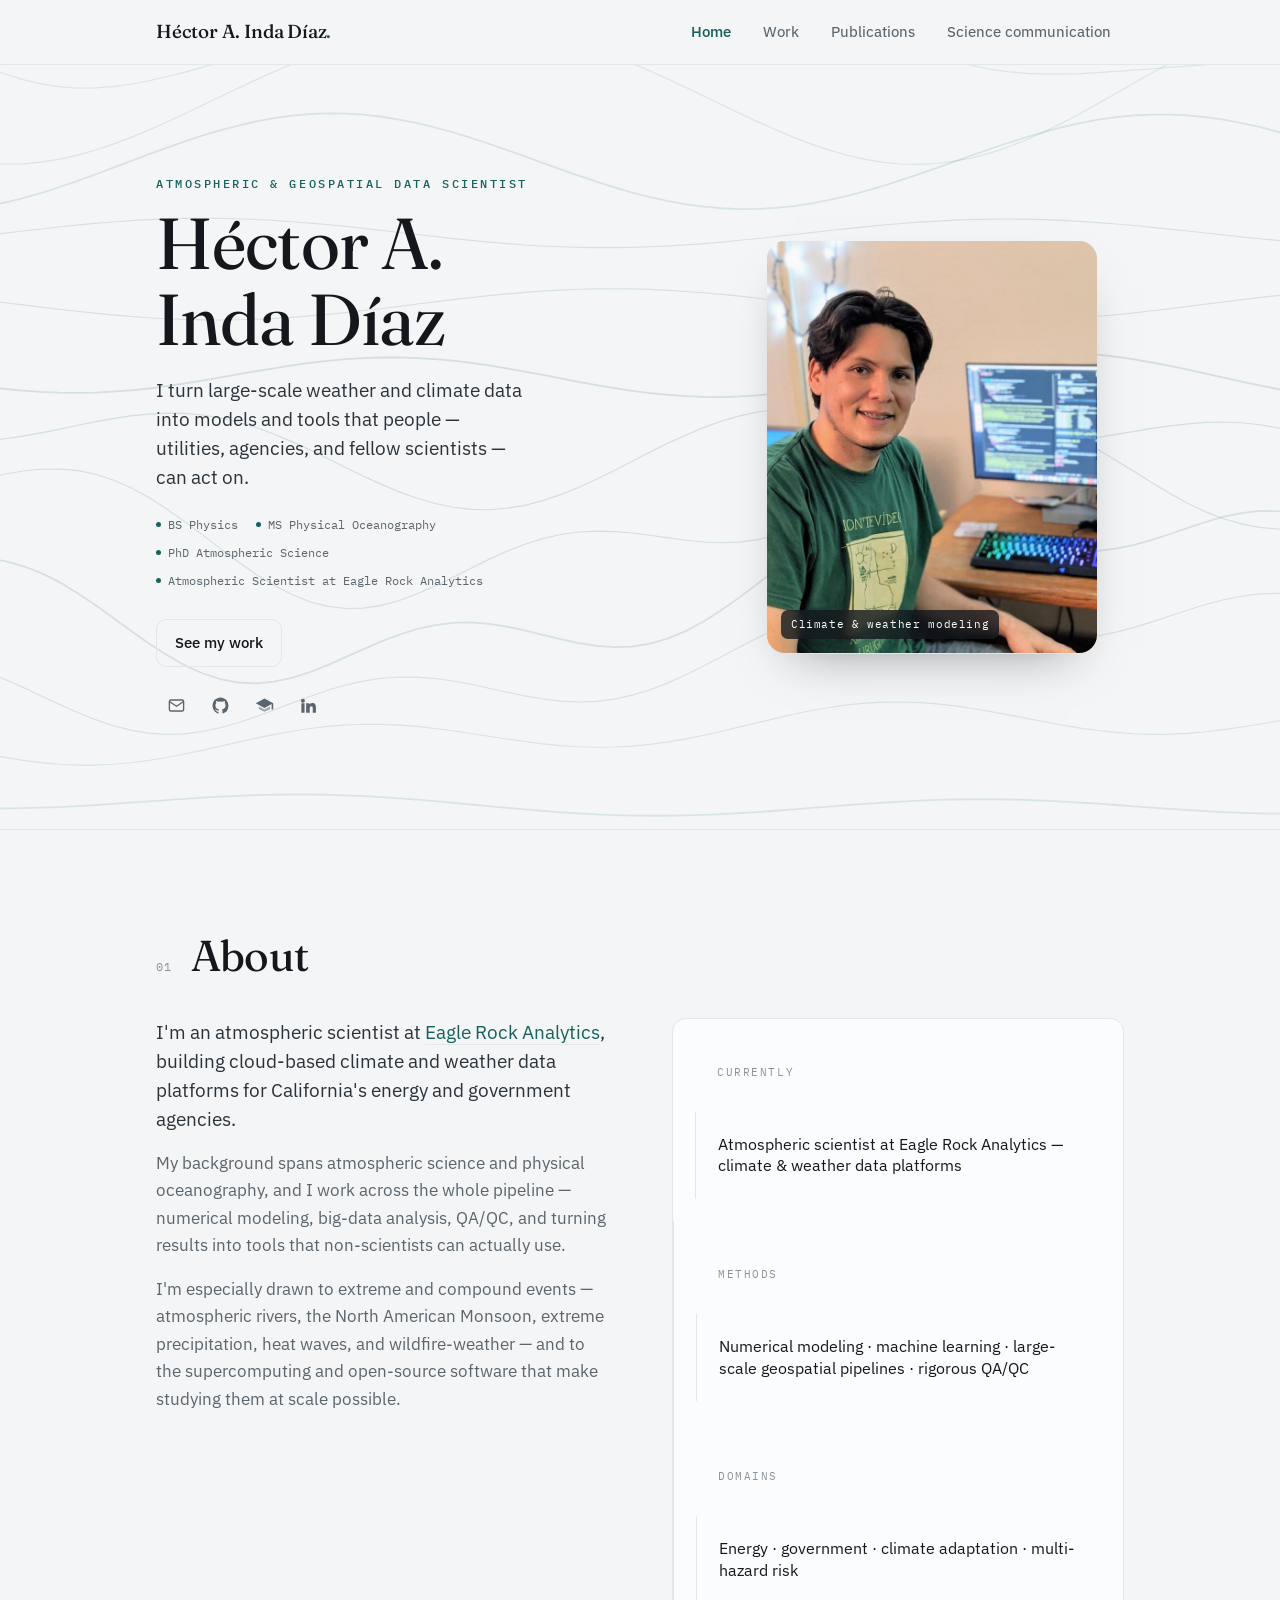
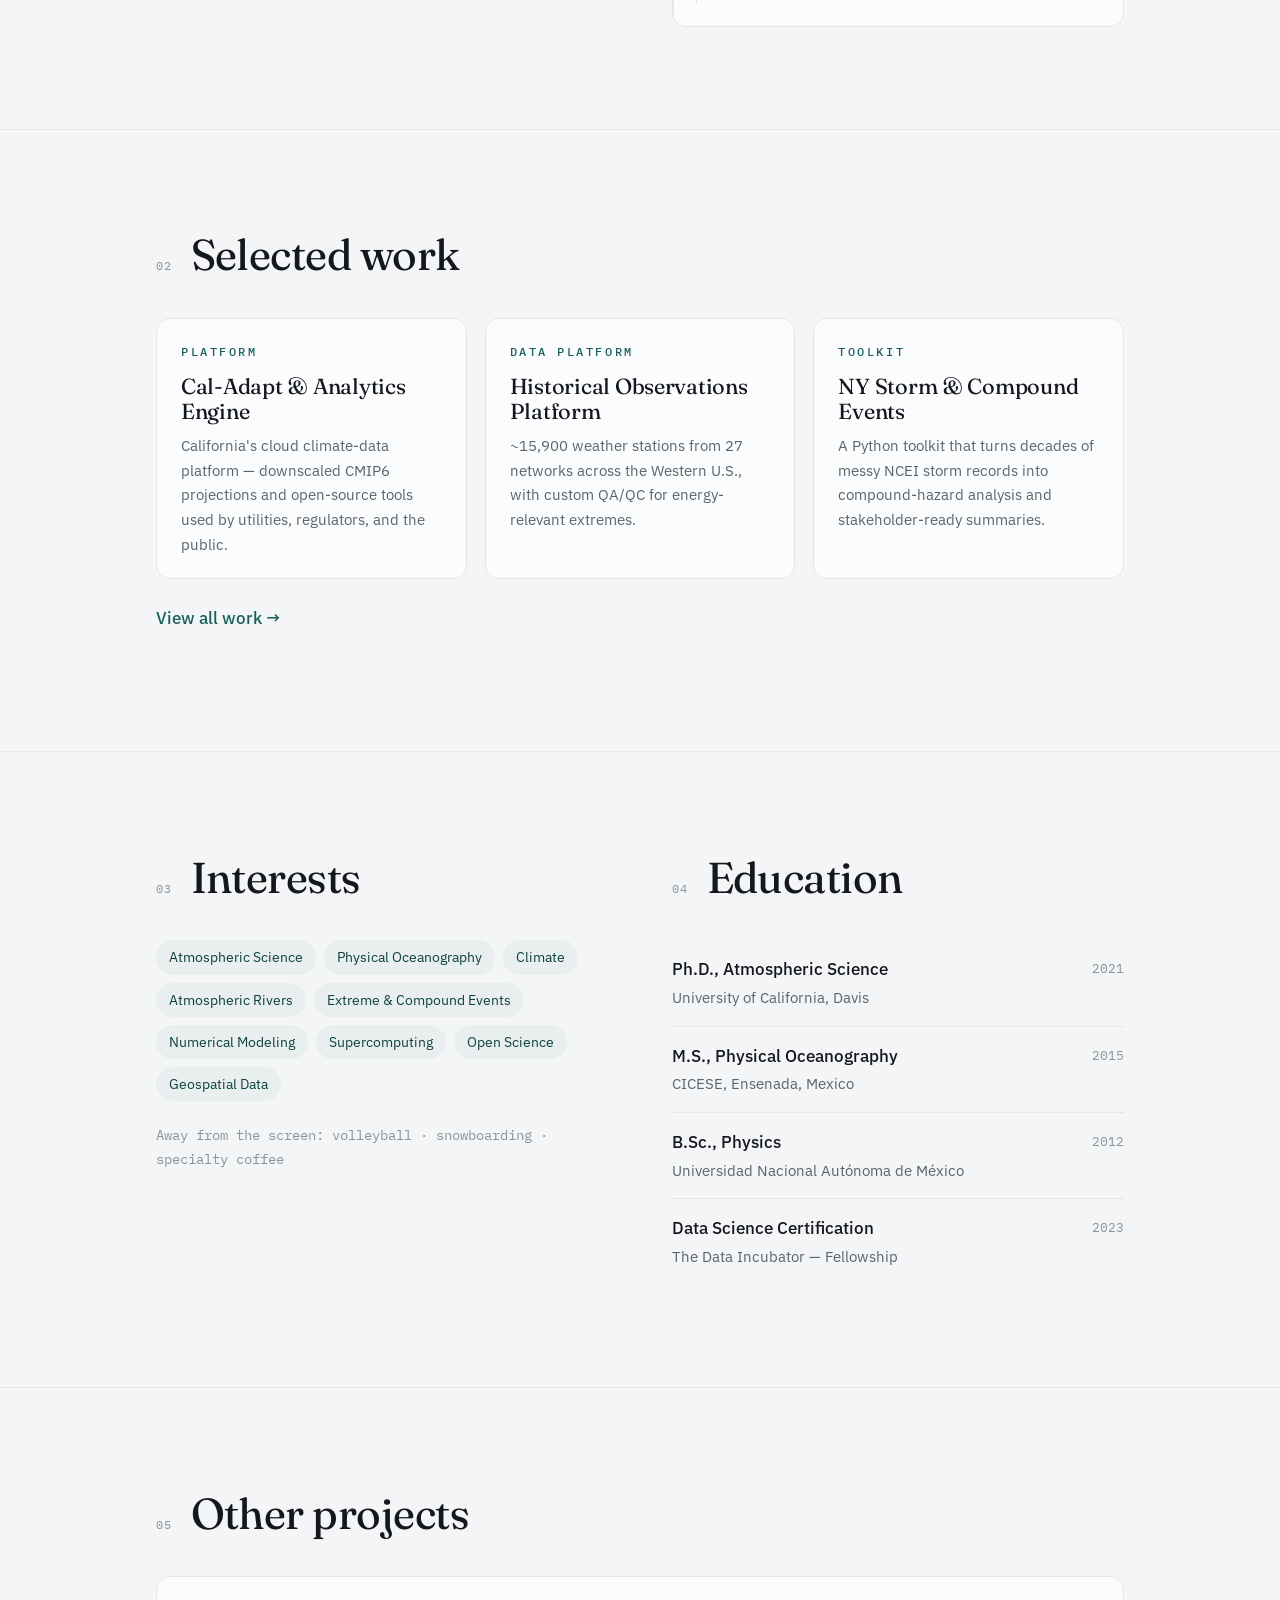
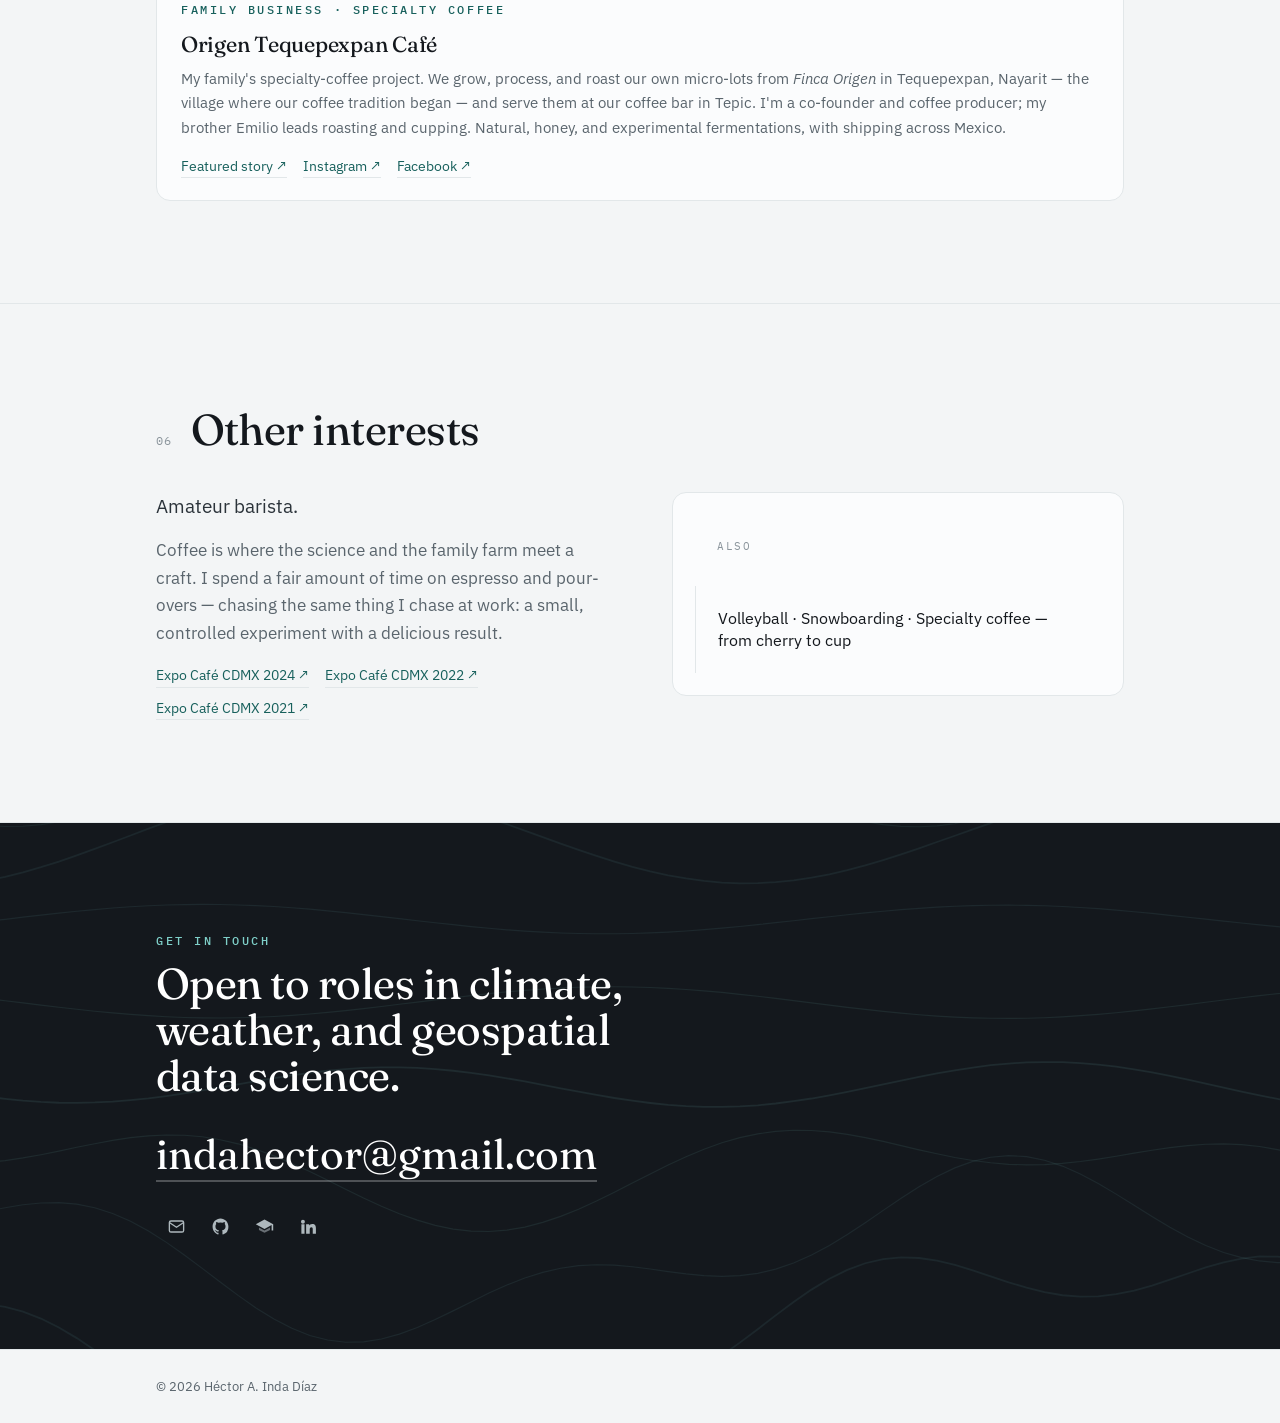
<file: index.html>
<!DOCTYPE html>
<html lang="en">
<head>
<meta charset="utf-8">
<meta name="viewport" content="width=device-width, initial-scale=1">
<title>Héctor A. Inda Díaz — Atmospheric &amp; Geospatial Data Scientist</title>
<meta name="description" content="Héctor A. Inda Díaz is an atmospheric and geospatial data scientist building climate and weather data platforms, numerical models, and decision tools.">
<link rel="icon" href="assets/favicon.png">
<link rel="preconnect" href="https://fonts.googleapis.com">
<link rel="preconnect" href="https://fonts.gstatic.com" crossorigin>
<link href="https://fonts.googleapis.com/css2?family=Fraunces:opsz,wght@9..144,380;9..144,460;9..144,560&family=IBM+Plex+Mono:wght@400;500&family=IBM+Plex+Sans:wght@400;450;500;600&display=swap" rel="stylesheet">
<script>document.documentElement.classList.add('js');</script>
<link rel="stylesheet" href="styles.css">
</head>
<body>
<a class="skip" href="#main">Skip to content</a>

<header class="nav">
  <div class="nav-in">
    <a class="brand" href="index.html">Héctor A. Inda Díaz<span class="dot">.</span></a>
    <div class="nav-right">
      <nav><ul class="nav-links" id="navlinks">
      <li><a href="index.html" class="active">Home</a></li>
      <li><a href="work.html">Work</a></li>
      <li><a href="publications.html">Publications</a></li>
      <li><a href="writing.html">Science communication</a></li>
      </ul></nav>
      <button class="nav-toggle" aria-label="Menu" aria-expanded="false" aria-controls="navlinks"><span></span></button>
    </div>
  </div>
</header>

<main id="main">
  <section class="hero">
    <svg class="hero-contours js-contours" data-stroke="#17605c" data-opacity="0.15" data-lines="15" aria-hidden="true"></svg>
    <div class="wrap hero-in">
      <div class="hero-copy">
        <span class="eyebrow">Atmospheric &amp; Geospatial Data Scientist</span>
        <h1>Héctor A. Inda Díaz</h1>
        <p class="lead">I turn large-scale weather and climate data into models and tools that people — utilities, agencies, and fellow scientists — can act on.</p>
        <div class="hero-meta">
          <span>BS Physics</span><span>MS Physical Oceanography</span><span>PhD Atmospheric Science</span><span>Atmospheric Scientist at Eagle Rock Analytics</span>
        </div>
        <div class="actions">
          <!-- <a class="btn btn-primary" href="assets/Resume_IndaDiaz.pdf" target="_blank" rel="noopener">Résumé (PDF)</a> -->
          <!-- <a class="btn btn-primary" href="assets/0.pdf" target="_blank" rel="noopener">Résumé (PDF)</a> -->
          <a class="btn btn-ghost" href="work.html">See my work</a>
        </div>
        <div class="iconrow"><a href="mailto:indahector@gmail.com"  aria-label="Email" title="Email"><svg viewBox="0 0 24 24" fill="none" stroke="currentColor" stroke-width="1.7"><rect x="3" y="5" width="18" height="14" rx="2"/><path d="m3 7 9 6 9-6"/></svg></a><a href="https://github.com/indahector" target=_blank rel=noopener aria-label="GitHub" title="GitHub"><svg viewBox="0 0 24 24" fill="currentColor"><path d="M12 2C6.48 2 2 6.58 2 12.25c0 4.53 2.87 8.37 6.84 9.73.5.1.68-.22.68-.49 0-.24-.01-.88-.01-1.73-2.78.62-3.37-1.37-3.37-1.37-.46-1.18-1.11-1.5-1.11-1.5-.91-.64.07-.62.07-.62 1 .07 1.53 1.06 1.53 1.06.89 1.57 2.34 1.12 2.91.86.09-.66.35-1.12.63-1.38-2.22-.26-4.56-1.14-4.56-5.07 0-1.12.39-2.03 1.03-2.75-.1-.26-.45-1.3.1-2.71 0 0 .84-.28 2.75 1.05a9.3 9.3 0 0 1 5 0c1.91-1.33 2.75-1.05 2.75-1.05.55 1.41.2 2.45.1 2.71.64.72 1.03 1.63 1.03 2.75 0 3.94-2.34 4.81-4.57 5.06.36.32.68.94.68 1.9 0 1.37-.01 2.48-.01 2.82 0 .27.18.6.69.49A10.02 10.02 0 0 0 22 12.25C22 6.58 17.52 2 12 2Z"/></svg></a><a href="https://scholar.google.com/citations?user=MBdNFm0AAAAJ" target=_blank rel=noopener aria-label="Google Scholar" title="Google Scholar"><svg viewBox="0 0 24 24" fill="currentColor"><path d="M12 3 1 9l11 6 9-4.91V17h2V9L12 3Z"/><path d="M5 13.18v3.32L12 20l7-3.5v-3.32L12 17l-7-3.82Z" opacity=".55"/></svg></a><a href="https://www.linkedin.com/in/indahector" target=_blank rel=noopener aria-label="LinkedIn" title="LinkedIn"><svg viewBox="0 0 24 24" fill="currentColor"><path d="M4.98 3.5a2.5 2.5 0 1 1 0 5 2.5 2.5 0 0 1 0-5ZM3 9h4v12H3V9Zm6 0h3.8v1.64h.05c.53-.95 1.83-1.95 3.76-1.95 4.02 0 4.76 2.5 4.76 5.76V21h-4v-5.3c0-1.27-.02-2.9-1.77-2.9-1.77 0-2.04 1.38-2.04 2.8V21H9V9Z"/></svg></a></div>
      </div>
      <div class="portrait">
        <div class="portrait-frame">
          <img src="assets/hector.jpg" alt="Héctor A. Inda Díaz at his workstation with atmospheric data on screen" width="720" height="900">
          <span class="tag">Climate &amp; weather modeling</span>
        </div>
      </div>
    </div>
  </section>

  <section class="section" id="about">
    <div class="wrap">
      <div class="sec-head reveal"><span class="idx">01</span><h2>About</h2></div>
      <div class="two-up">
        <div class="reveal">
          <p class="lead" style="max-width:46ch;color:#2b333a">I'm an atmospheric scientist at <a href="https://www.eaglerockanalytics.com/" target="_blank" rel="noopener" style="color:var(--current);text-decoration:none;border-bottom:1px solid var(--mist)">Eagle Rock Analytics</a>, building cloud-based climate and weather data platforms for California's energy and government agencies.</p>
          <p style="color:var(--slate);margin-top:6px">My background spans atmospheric science and physical oceanography, and I work across the whole pipeline — numerical modeling, big-data analysis, QA/QC, and turning results into tools that non-scientists can actually use.</p>
          <p style="color:var(--slate)">I'm especially drawn to extreme and compound events — atmospheric rivers, the North American Monsoon, extreme precipitation, heat waves, and wildfire-weather — and to the supercomputing and open-source software that make studying them at scale possible.</p>
        </div>
        <div class="reveal">
          <div class="focus-list" style="grid-template-columns:1fr">
            <div><div class="k">Currently</div><div class="v">Atmospheric scientist at Eagle Rock Analytics — climate &amp; weather data platforms</div></div>
            <div><div class="k">Methods</div><div class="v">Numerical modeling · machine learning · large-scale geospatial pipelines · rigorous QA/QC</div></div>
            <div><div class="k">Domains</div><div class="v">Energy · government · climate adaptation · multi-hazard risk</div></div>
          </div>
        </div>
      </div>
    </div>
  </section>

  <section class="section" id="work">
    <div class="wrap">
      <div class="sec-head reveal"><span class="idx">02</span><h2>Selected work</h2></div>
      <div class="grid cols-3">
        <a class="card reveal" href="work.html#cal-adapt" style="text-decoration:none">
          <span class="eyebrow">Platform</span><h3>Cal-Adapt &amp; Analytics Engine</h3>
          <p>California's cloud climate-data platform — downscaled CMIP6 projections and open-source tools used by utilities, regulators, and the public.</p></a>
        <a class="card reveal" href="work.html#hist-obs" style="text-decoration:none">
          <span class="eyebrow">Data platform</span><h3>Historical Observations Platform</h3>
          <p>~15,900 weather stations from 27 networks across the Western U.S., with custom QA/QC for energy-relevant extremes.</p></a>
        <a class="card reveal" href="work.html#nyserda" style="text-decoration:none">
          <span class="eyebrow">Toolkit</span><h3>NY Storm &amp; Compound Events</h3>
          <p>A Python toolkit that turns decades of messy NCEI storm records into compound-hazard analysis and stakeholder-ready summaries.</p></a>
      </div>
      <p style="margin-top:26px" class="reveal"><a href="work.html" style="color:var(--current);text-decoration:none;font-weight:500">View all work →</a></p>
    </div>
  </section>

  <section class="section">
    <div class="wrap two-up">
      <div class="reveal">
        <div class="sec-head"><span class="idx">03</span><h2>Interests</h2></div>
        <div class="tags">
          <span class="tag">Atmospheric Science</span><span class="tag">Physical Oceanography</span><span class="tag">Climate</span>
          <span class="tag">Atmospheric Rivers</span><span class="tag">Extreme &amp; Compound Events</span><span class="tag">Numerical Modeling</span>
          <span class="tag">Supercomputing</span><span class="tag">Open Science</span><span class="tag">Geospatial Data</span>
        </div>
        <p style="color:var(--slate-soft);font-size:.9rem;margin-top:22px" class="mono">Away from the screen: volleyball · snowboarding · specialty coffee</p>
      </div>
      <div class="reveal">
        <div class="sec-head"><span class="idx">04</span><h2>Education</h2></div>
        <div class="deflist">
          <div class="edu-item"><div><div class="deg">Ph.D., Atmospheric Science</div><div class="org">University of California, Davis</div></div><div class="yr">2021</div></div>
          <div class="edu-item"><div><div class="deg">M.S., Physical Oceanography</div><div class="org">CICESE, Ensenada, Mexico</div></div><div class="yr">2015</div></div>
          <div class="edu-item"><div><div class="deg">B.Sc., Physics</div><div class="org">Universidad Nacional Autónoma de México</div></div><div class="yr">2012</div></div>
          <div class="edu-item"><div><div class="deg">Data Science Certification</div><div class="org">The Data Incubator — Fellowship</div></div><div class="yr">2023</div></div>
        </div>
      </div>
    </div>
  </section>

  <section class="section" id="other-projects">
    <div class="wrap">
      <div class="sec-head reveal"><span class="idx">05</span><h2>Other projects</h2></div>
      <div class="card reveal" style="max-width:none">
        <span class="eyebrow">Family business · Specialty coffee</span>
        <h3>Origen Tequepexpan Café</h3>
        <p style="margin-bottom:0">My family's specialty-coffee project. We grow, process, and roast our own micro-lots from <em>Finca Origen</em> in Tequepexpan, Nayarit — the village where our coffee tradition began — and serve them at our coffee bar in Tepic. I'm a co-founder and coffee producer; my brother Emilio leads roasting and cupping. Natural, honey, and experimental fermentations, with shipping across Mexico.</p>
        <div class="linklist">
          <a href="https://elcafedemitierra.com/origen-tequepexpan-cafe-el-rostro-del-sabor-nayarita.html" target="_blank" rel="noopener">Featured story ↗</a>
          <a href="https://www.instagram.com/origentequepexpancafe/" target="_blank" rel="noopener">Instagram ↗</a>
          <a href="https://www.facebook.com/OrigenTequepexpanCafe/" target="_blank" rel="noopener">Facebook ↗</a>
        </div>
      </div>
    </div>
  </section>

  <section class="section" id="other-interests">
    <div class="wrap">
      <div class="sec-head reveal"><span class="idx">06</span><h2>Other interests</h2></div>
      <div class="two-up">
        <div class="reveal">
          <p class="lead" style="max-width:42ch;color:#2b333a">Amateur barista.</p>
          <p style="color:var(--slate)">Coffee is where the science and the family farm meet a craft. I spend a fair amount of time on espresso and pour-overs — chasing the same thing I chase at work: a small, controlled experiment with a delicious result.</p>
          <div class="linklist">
            <a href="https://www.instagram.com/stories/highlights/18035989631492737/?hl=en" target="_blank" rel="noopener">Expo Café CDMX 2024 ↗</a>
            <!-- <a href="https://www.instagram.com/stories/highlights/17891385401490586/?hl=en" target="_blank" rel="noopener">Brewing ↗</a> -->
            <a href="https://www.instagram.com/p/CiVLR_qO-QA/?hl=en" target="_blank" rel="noopener">Expo Café CDMX 2022 ↗</a>
            <a href="https://www.facebook.com/photo.php?fbid=667133621339994&set=pb.100063566950868.-2207520000&type=3" target="_blank" rel="noopener">Expo Café CDMX 2021 ↗</a>
          </div>
        </div>
        <div class="reveal">
          <div class="focus-list" style="grid-template-columns:1fr">
            <div><div class="k">Also</div><div class="v">Volleyball · Snowboarding · Specialty coffee — from cherry to cup</div></div>
            <!-- <div><div class="k">Always</div><div class="v">Specialty coffee — from cherry to cup</div></div> -->
          </div>
        </div>
      </div>
    </div>
  </section>

  <section class="section contact">
    <svg class="hero-contours js-contours" data-stroke="#7fd0c9" data-opacity="0.10" data-lines="13" aria-hidden="true"></svg>
    <div class="wrap" style="position:relative;z-index:2">
      <span class="eyebrow">Get in touch</span>
      <h2 style="margin:.5rem 0 1.4rem;max-width:18ch">Open to roles in climate, weather, and geospatial data science.</h2>
      <a class="maillink" href="mailto:indahector@gmail.com">indahector@gmail.com</a>
      <div class="iconrow "><a href="mailto:indahector@gmail.com"  aria-label="Email" title="Email"><svg viewBox="0 0 24 24" fill="none" stroke="currentColor" stroke-width="1.7"><rect x="3" y="5" width="18" height="14" rx="2"/><path d="m3 7 9 6 9-6"/></svg></a><a href="https://github.com/indahector" target=_blank rel=noopener aria-label="GitHub" title="GitHub"><svg viewBox="0 0 24 24" fill="currentColor"><path d="M12 2C6.48 2 2 6.58 2 12.25c0 4.53 2.87 8.37 6.84 9.73.5.1.68-.22.68-.49 0-.24-.01-.88-.01-1.73-2.78.62-3.37-1.37-3.37-1.37-.46-1.18-1.11-1.5-1.11-1.5-.91-.64.07-.62.07-.62 1 .07 1.53 1.06 1.53 1.06.89 1.57 2.34 1.12 2.91.86.09-.66.35-1.12.63-1.38-2.22-.26-4.56-1.14-4.56-5.07 0-1.12.39-2.03 1.03-2.75-.1-.26-.45-1.3.1-2.71 0 0 .84-.28 2.75 1.05a9.3 9.3 0 0 1 5 0c1.91-1.33 2.75-1.05 2.75-1.05.55 1.41.2 2.45.1 2.71.64.72 1.03 1.63 1.03 2.75 0 3.94-2.34 4.81-4.57 5.06.36.32.68.94.68 1.9 0 1.37-.01 2.48-.01 2.82 0 .27.18.6.69.49A10.02 10.02 0 0 0 22 12.25C22 6.58 17.52 2 12 2Z"/></svg></a><a href="https://scholar.google.com/citations?user=MBdNFm0AAAAJ" target=_blank rel=noopener aria-label="Google Scholar" title="Google Scholar"><svg viewBox="0 0 24 24" fill="currentColor"><path d="M12 3 1 9l11 6 9-4.91V17h2V9L12 3Z"/><path d="M5 13.18v3.32L12 20l7-3.5v-3.32L12 17l-7-3.82Z" opacity=".55"/></svg></a><a href="https://www.linkedin.com/in/indahector" target=_blank rel=noopener aria-label="LinkedIn" title="LinkedIn"><svg viewBox="0 0 24 24" fill="currentColor"><path d="M4.98 3.5a2.5 2.5 0 1 1 0 5 2.5 2.5 0 0 1 0-5ZM3 9h4v12H3V9Zm6 0h3.8v1.64h.05c.53-.95 1.83-1.95 3.76-1.95 4.02 0 4.76 2.5 4.76 5.76V21h-4v-5.3c0-1.27-.02-2.9-1.77-2.9-1.77 0-2.04 1.38-2.04 2.8V21H9V9Z"/></svg></a></div>
    </div>
  </section>
</main>

<footer class="foot">
  <div class="wrap foot-in">
    <span>© <span data-year>2026</span> Héctor A. Inda Díaz</span>
    <!-- <span class="mono">Sacramento · Davis, CA</span> -->
  </div>
</footer>
<script src="script.js"></script>
</body>
</html>
</file>
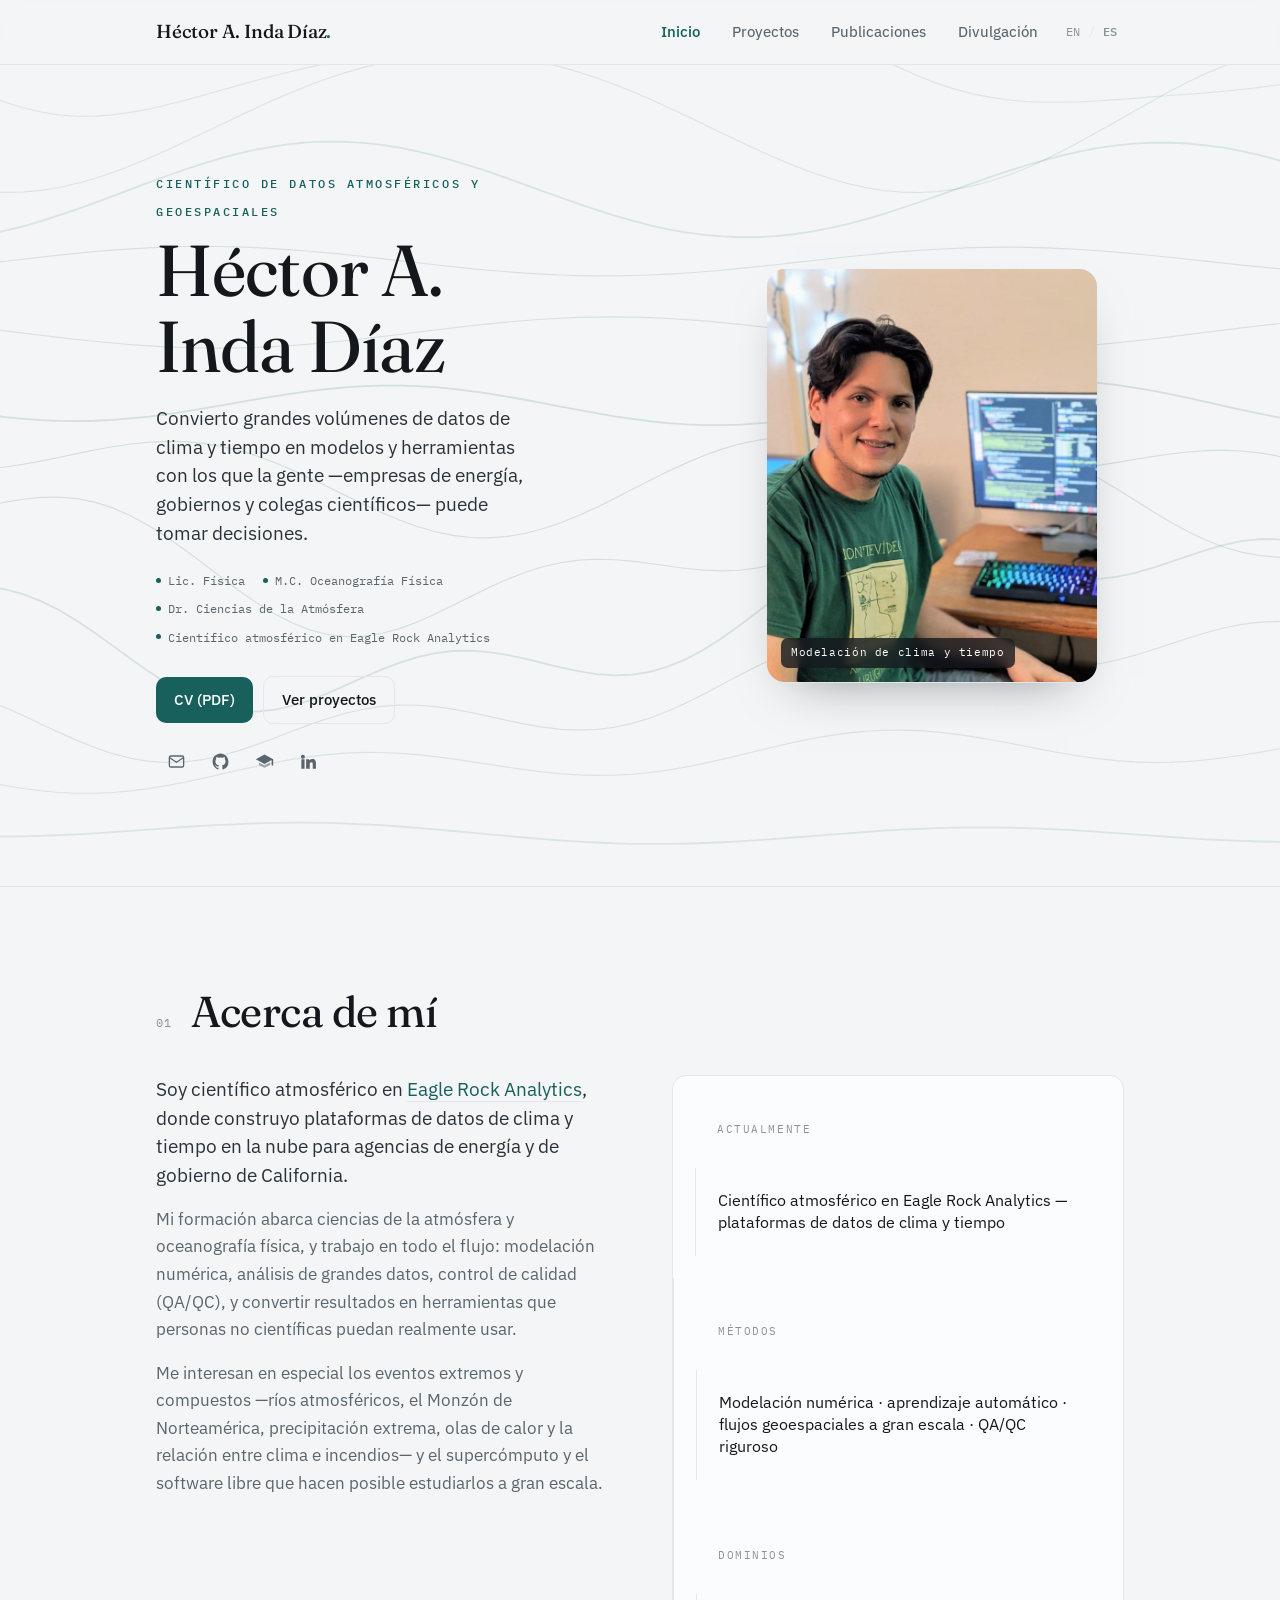
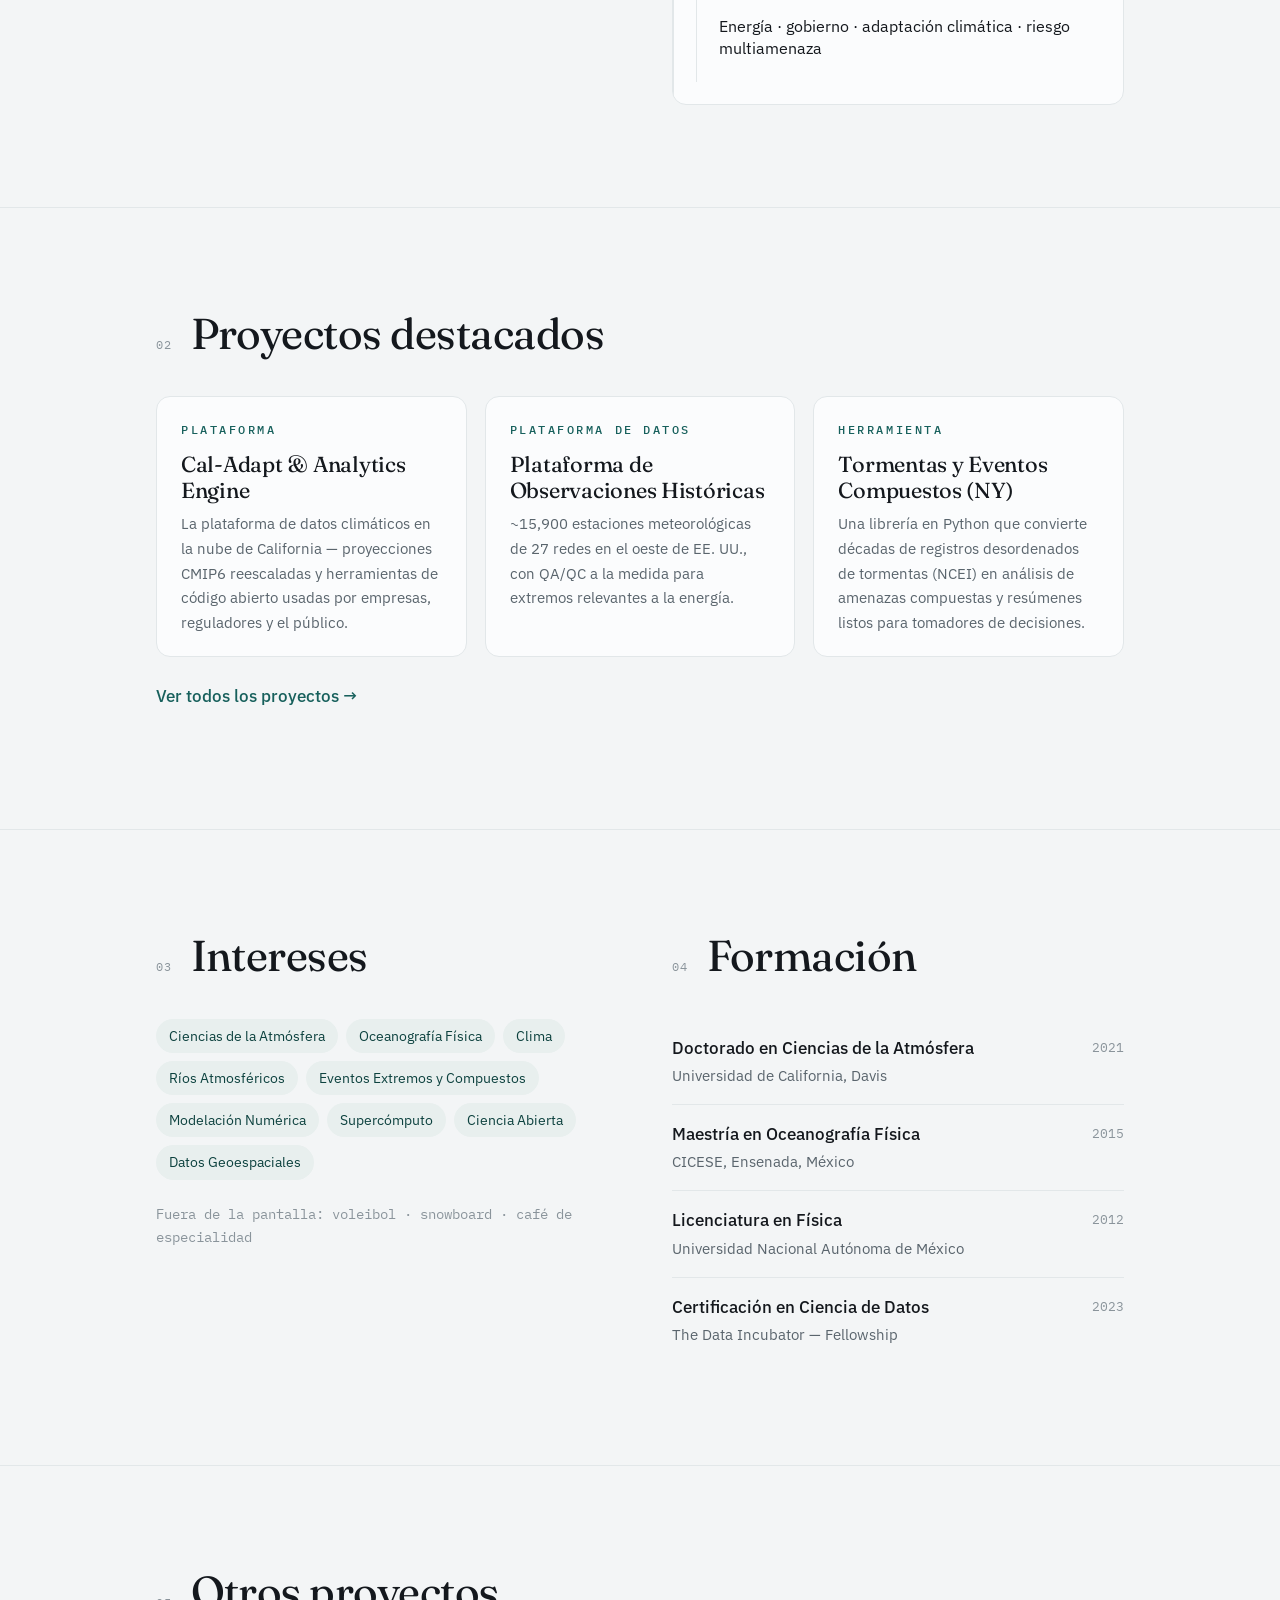
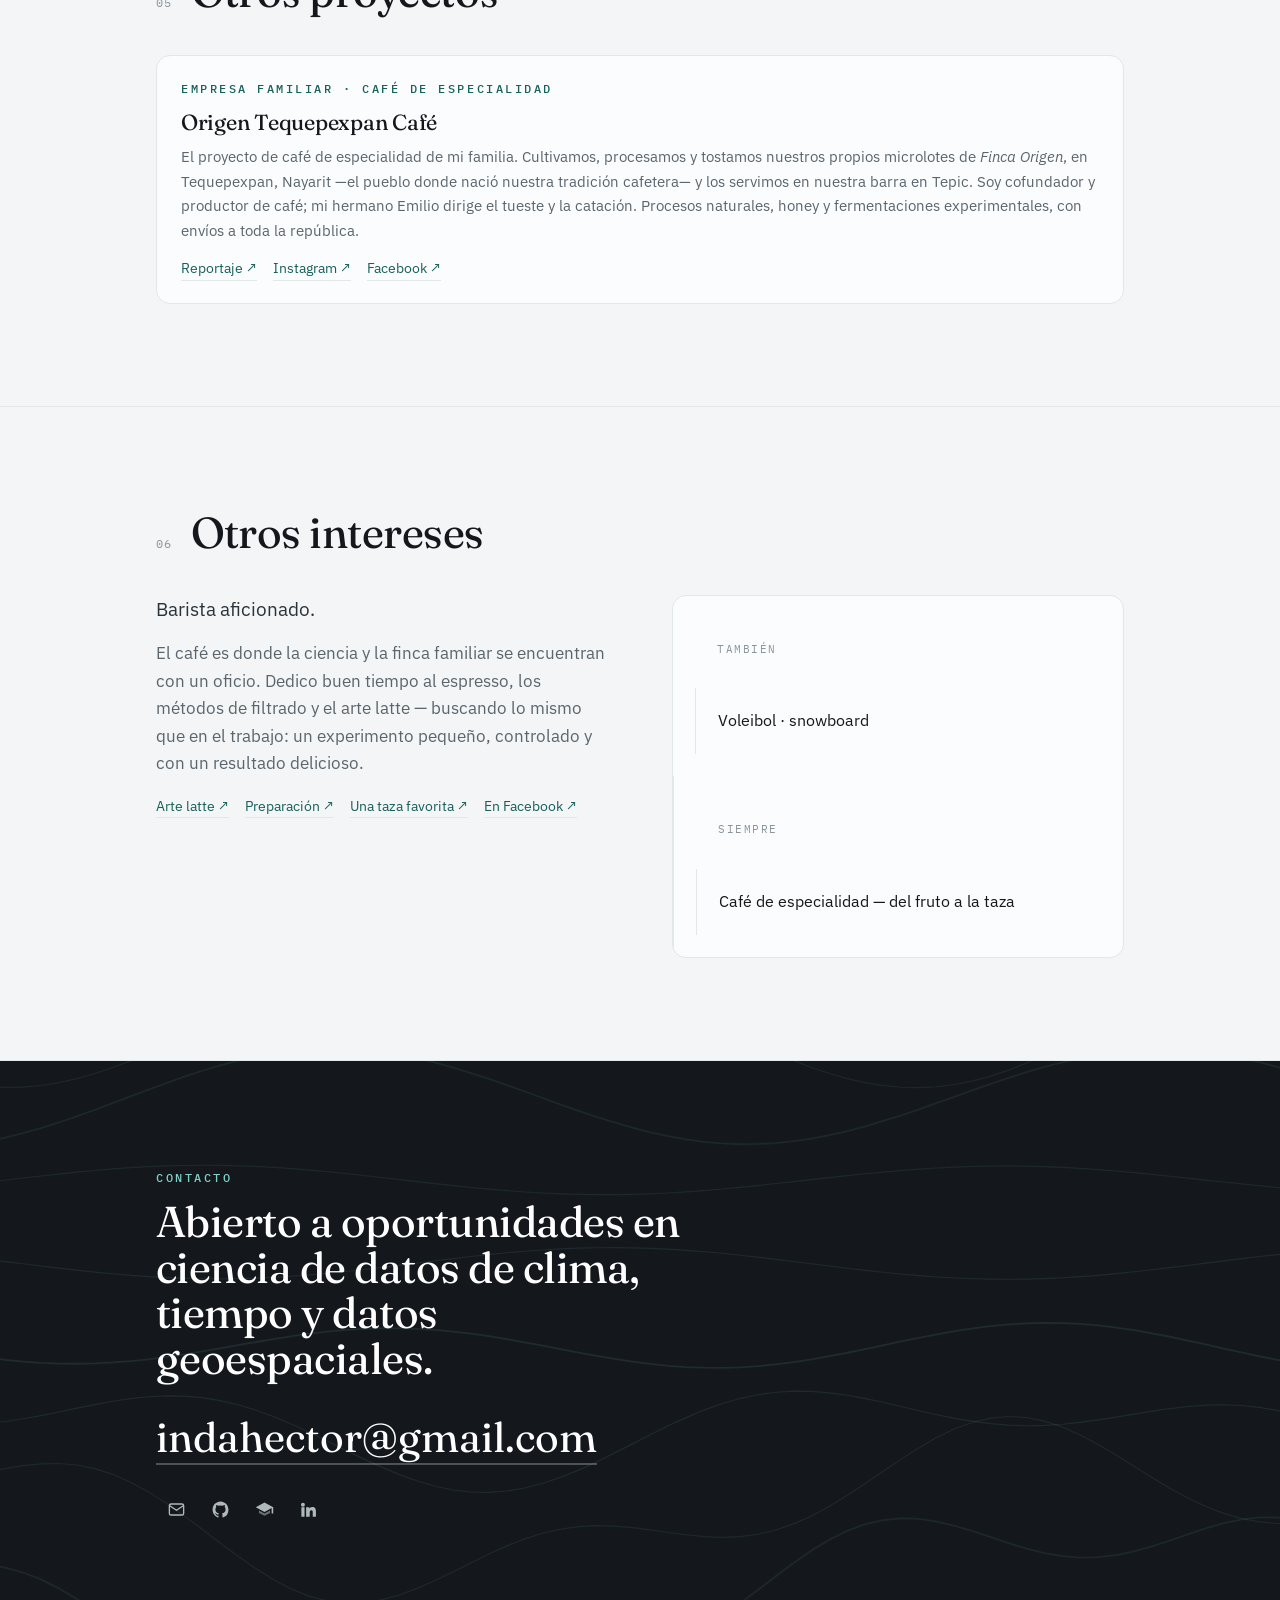
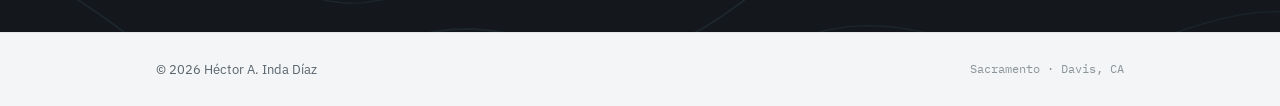
<file: es/index.html>
<!DOCTYPE html>
<html lang="es">
<head>
<meta charset="utf-8">
<meta name="viewport" content="width=device-width, initial-scale=1">
<title>Héctor A. Inda Díaz — Científico de Datos Atmosféricos y Geoespaciales</title>
<meta name="description" content="Héctor A. Inda Díaz es científico de datos atmosféricos y geoespaciales: plataformas de datos de clima y tiempo, modelación numérica y herramientas de decisión.">
<link rel="icon" href="../assets/favicon.png">
<link rel="alternate" hreflang="en" href="https://hectorindadiaz.com/index.html">
<link rel="alternate" hreflang="es" href="https://hectorindadiaz.com/es/index.html">
<link rel="preconnect" href="https://fonts.googleapis.com">
<link rel="preconnect" href="https://fonts.gstatic.com" crossorigin>
<link href="https://fonts.googleapis.com/css2?family=Fraunces:opsz,wght@9..144,380;9..144,460;9..144,560&family=IBM+Plex+Mono:wght@400;500&family=IBM+Plex+Sans:wght@400;450;500;600&display=swap" rel="stylesheet">
<script>document.documentElement.classList.add('js');</script>
<link rel="stylesheet" href="../styles.css">
</head>
<body>
<a class="skip" href="#main">Saltar al contenido</a>

<header class="nav">
  <div class="nav-in">
    <a class="brand" href="index.html">Héctor A. Inda Díaz<span class="dot">.</span></a>
    <div class="nav-right">
      <nav><ul class="nav-links" id="navlinks">
      <li><a href="index.html" class="active">Inicio</a></li>
      <li><a href="work.html">Proyectos</a></li>
      <li><a href="publications.html">Publicaciones</a></li>
      <li><a href="writing.html">Divulgación</a></li>
      </ul></nav>
      <div class="lang" aria-label="Language"><a href="../index.html">EN</a><span class="sep">/</span><span class="cur">ES</span></div>
      <button class="nav-toggle" aria-label="Menu" aria-expanded="false" aria-controls="navlinks"><span></span></button>
    </div>
  </div>
</header>

<main id="main">
  <section class="hero">
    <svg class="hero-contours js-contours" data-stroke="#17605c" data-opacity="0.15" data-lines="15" aria-hidden="true"></svg>
    <div class="wrap hero-in">
      <div class="hero-copy">
        <span class="eyebrow">Científico de Datos Atmosféricos y Geoespaciales</span>
        <h1>Héctor A. Inda Díaz</h1>
        <p class="lead">Convierto grandes volúmenes de datos de clima y tiempo en modelos y herramientas con los que la gente —empresas de energía, gobiernos y colegas científicos— puede tomar decisiones.</p>
        <div class="hero-meta">
          <span>Lic. Física</span><span>M.C. Oceanografía Física</span><span>Dr. Ciencias de la Atmósfera</span><span>Científico atmosférico en Eagle Rock Analytics</span>
        </div>
        <div class="actions">
          <a class="btn btn-primary" href="../assets/Resume_IndaDiaz.pdf" target="_blank" rel="noopener">CV (PDF)</a>
          <a class="btn btn-ghost" href="work.html">Ver proyectos</a>
        </div>
        <div class="iconrow"><a href="mailto:indahector@gmail.com"  aria-label="Email" title="Email"><svg viewBox="0 0 24 24" fill="none" stroke="currentColor" stroke-width="1.7"><rect x="3" y="5" width="18" height="14" rx="2"/><path d="m3 7 9 6 9-6"/></svg></a><a href="https://github.com/indahector" target=_blank rel=noopener aria-label="GitHub" title="GitHub"><svg viewBox="0 0 24 24" fill="currentColor"><path d="M12 2C6.48 2 2 6.58 2 12.25c0 4.53 2.87 8.37 6.84 9.73.5.1.68-.22.68-.49 0-.24-.01-.88-.01-1.73-2.78.62-3.37-1.37-3.37-1.37-.46-1.18-1.11-1.5-1.11-1.5-.91-.64.07-.62.07-.62 1 .07 1.53 1.06 1.53 1.06.89 1.57 2.34 1.12 2.91.86.09-.66.35-1.12.63-1.38-2.22-.26-4.56-1.14-4.56-5.07 0-1.12.39-2.03 1.03-2.75-.1-.26-.45-1.3.1-2.71 0 0 .84-.28 2.75 1.05a9.3 9.3 0 0 1 5 0c1.91-1.33 2.75-1.05 2.75-1.05.55 1.41.2 2.45.1 2.71.64.72 1.03 1.63 1.03 2.75 0 3.94-2.34 4.81-4.57 5.06.36.32.68.94.68 1.9 0 1.37-.01 2.48-.01 2.82 0 .27.18.6.69.49A10.02 10.02 0 0 0 22 12.25C22 6.58 17.52 2 12 2Z"/></svg></a><a href="https://scholar.google.com/citations?user=MBdNFm0AAAAJ" target=_blank rel=noopener aria-label="Google Scholar" title="Google Scholar"><svg viewBox="0 0 24 24" fill="currentColor"><path d="M12 3 1 9l11 6 9-4.91V17h2V9L12 3Z"/><path d="M5 13.18v3.32L12 20l7-3.5v-3.32L12 17l-7-3.82Z" opacity=".55"/></svg></a><a href="https://www.linkedin.com/in/indahector" target=_blank rel=noopener aria-label="LinkedIn" title="LinkedIn"><svg viewBox="0 0 24 24" fill="currentColor"><path d="M4.98 3.5a2.5 2.5 0 1 1 0 5 2.5 2.5 0 0 1 0-5ZM3 9h4v12H3V9Zm6 0h3.8v1.64h.05c.53-.95 1.83-1.95 3.76-1.95 4.02 0 4.76 2.5 4.76 5.76V21h-4v-5.3c0-1.27-.02-2.9-1.77-2.9-1.77 0-2.04 1.38-2.04 2.8V21H9V9Z"/></svg></a></div>
      </div>
      <div class="portrait">
        <div class="portrait-frame">
          <img src="../assets/hector.jpg" alt="Héctor A. Inda Díaz en su escritorio con datos atmosféricos en pantalla" width="720" height="900">
          <span class="tag">Modelación de clima y tiempo</span>
        </div>
      </div>
    </div>
  </section>

  <section class="section" id="about">
    <div class="wrap">
      <div class="sec-head reveal"><span class="idx">01</span><h2>Acerca de mí</h2></div>
      <div class="two-up">
        <div class="reveal">
          <p class="lead" style="max-width:48ch;color:#2b333a">Soy científico atmosférico en <a href="https://www.eaglerockanalytics.com/" target="_blank" rel="noopener" style="color:var(--current);text-decoration:none;border-bottom:1px solid var(--mist)">Eagle Rock Analytics</a>, donde construyo plataformas de datos de clima y tiempo en la nube para agencias de energía y de gobierno de California.</p>
          <p style="color:var(--slate);margin-top:6px">Mi formación abarca ciencias de la atmósfera y oceanografía física, y trabajo en todo el flujo: modelación numérica, análisis de grandes datos, control de calidad (QA/QC), y convertir resultados en herramientas que personas no científicas puedan realmente usar.</p>
          <p style="color:var(--slate)">Me interesan en especial los eventos extremos y compuestos —ríos atmosféricos, el Monzón de Norteamérica, precipitación extrema, olas de calor y la relación entre clima e incendios— y el supercómputo y el software libre que hacen posible estudiarlos a gran escala.</p>
        </div>
        <div class="reveal">
          <div class="focus-list" style="grid-template-columns:1fr">
            <div><div class="k">Actualmente</div><div class="v">Científico atmosférico en Eagle Rock Analytics — plataformas de datos de clima y tiempo</div></div>
            <div><div class="k">Métodos</div><div class="v">Modelación numérica · aprendizaje automático · flujos geoespaciales a gran escala · QA/QC riguroso</div></div>
            <div><div class="k">Dominios</div><div class="v">Energía · gobierno · adaptación climática · riesgo multiamenaza</div></div>
          </div>
        </div>
      </div>
    </div>
  </section>

  <section class="section" id="work">
    <div class="wrap">
      <div class="sec-head reveal"><span class="idx">02</span><h2>Proyectos destacados</h2></div>
      <div class="grid cols-3">
        <a class="card reveal" href="work.html#cal-adapt" style="text-decoration:none">
          <span class="eyebrow">Plataforma</span><h3>Cal-Adapt &amp; Analytics Engine</h3>
          <p>La plataforma de datos climáticos en la nube de California — proyecciones CMIP6 reescaladas y herramientas de código abierto usadas por empresas, reguladores y el público.</p></a>
        <a class="card reveal" href="work.html#hist-obs" style="text-decoration:none">
          <span class="eyebrow">Plataforma de datos</span><h3>Plataforma de Observaciones Históricas</h3>
          <p>~15,900 estaciones meteorológicas de 27 redes en el oeste de EE. UU., con QA/QC a la medida para extremos relevantes a la energía.</p></a>
        <a class="card reveal" href="work.html#nyserda" style="text-decoration:none">
          <span class="eyebrow">Herramienta</span><h3>Tormentas y Eventos Compuestos (NY)</h3>
          <p>Una librería en Python que convierte décadas de registros desordenados de tormentas (NCEI) en análisis de amenazas compuestas y resúmenes listos para tomadores de decisiones.</p></a>
      </div>
      <p style="margin-top:26px" class="reveal"><a href="work.html" style="color:var(--current);text-decoration:none;font-weight:500">Ver todos los proyectos →</a></p>
    </div>
  </section>

  <section class="section">
    <div class="wrap two-up">
      <div class="reveal">
        <div class="sec-head"><span class="idx">03</span><h2>Intereses</h2></div>
        <div class="tags">
          <span class="tag">Ciencias de la Atmósfera</span><span class="tag">Oceanografía Física</span><span class="tag">Clima</span>
          <span class="tag">Ríos Atmosféricos</span><span class="tag">Eventos Extremos y Compuestos</span><span class="tag">Modelación Numérica</span>
          <span class="tag">Supercómputo</span><span class="tag">Ciencia Abierta</span><span class="tag">Datos Geoespaciales</span>
        </div>
        <p style="color:var(--slate-soft);font-size:.9rem;margin-top:22px" class="mono">Fuera de la pantalla: voleibol · snowboard · café de especialidad</p>
      </div>
      <div class="reveal">
        <div class="sec-head"><span class="idx">04</span><h2>Formación</h2></div>
        <div class="deflist">
          <div class="edu-item"><div><div class="deg">Doctorado en Ciencias de la Atmósfera</div><div class="org">Universidad de California, Davis</div></div><div class="yr">2021</div></div>
          <div class="edu-item"><div><div class="deg">Maestría en Oceanografía Física</div><div class="org">CICESE, Ensenada, México</div></div><div class="yr">2015</div></div>
          <div class="edu-item"><div><div class="deg">Licenciatura en Física</div><div class="org">Universidad Nacional Autónoma de México</div></div><div class="yr">2012</div></div>
          <div class="edu-item"><div><div class="deg">Certificación en Ciencia de Datos</div><div class="org">The Data Incubator — Fellowship</div></div><div class="yr">2023</div></div>
        </div>
      </div>
    </div>
  </section>

  <section class="section" id="other-projects">
    <div class="wrap">
      <div class="sec-head reveal"><span class="idx">05</span><h2>Otros proyectos</h2></div>
      <div class="card reveal" style="max-width:none">
        <span class="eyebrow">Empresa familiar · Café de especialidad</span>
        <h3>Origen Tequepexpan Café</h3>
        <p style="margin-bottom:0">El proyecto de café de especialidad de mi familia. Cultivamos, procesamos y tostamos nuestros propios microlotes de <em>Finca Origen</em>, en Tequepexpan, Nayarit —el pueblo donde nació nuestra tradición cafetera— y los servimos en nuestra barra en Tepic. Soy cofundador y productor de café; mi hermano Emilio dirige el tueste y la catación. Procesos naturales, honey y fermentaciones experimentales, con envíos a toda la república.</p>
        <div class="linklist">
          <a href="https://elcafedemitierra.com/origen-tequepexpan-cafe-el-rostro-del-sabor-nayarita.html" target="_blank" rel="noopener">Reportaje ↗</a>
          <a href="https://www.instagram.com/origentequepexpancafe/" target="_blank" rel="noopener">Instagram ↗</a>
          <a href="https://www.facebook.com/OrigenTequepexpanCafe/" target="_blank" rel="noopener">Facebook ↗</a>
        </div>
      </div>
    </div>
  </section>

  <section class="section" id="other-interests">
    <div class="wrap">
      <div class="sec-head reveal"><span class="idx">06</span><h2>Otros intereses</h2></div>
      <div class="two-up">
        <div class="reveal">
          <p class="lead" style="max-width:42ch;color:#2b333a">Barista aficionado.</p>
          <p style="color:var(--slate)">El café es donde la ciencia y la finca familiar se encuentran con un oficio. Dedico buen tiempo al espresso, los métodos de filtrado y el arte latte — buscando lo mismo que en el trabajo: un experimento pequeño, controlado y con un resultado delicioso.</p>
          <div class="linklist">
            <a href="https://www.instagram.com/stories/highlights/18035989631492737/?hl=en" target="_blank" rel="noopener">Arte latte ↗</a>
            <a href="https://www.instagram.com/stories/highlights/17891385401490586/?hl=en" target="_blank" rel="noopener">Preparación ↗</a>
            <a href="https://www.instagram.com/p/CiVLR_qO-QA/?hl=en" target="_blank" rel="noopener">Una taza favorita ↗</a>
            <a href="https://www.facebook.com/photo.php?fbid=667133621339994&set=pb.100063566950868.-2207520000&type=3" target="_blank" rel="noopener">En Facebook ↗</a>
          </div>
        </div>
        <div class="reveal">
          <div class="focus-list" style="grid-template-columns:1fr">
            <div><div class="k">También</div><div class="v">Voleibol · snowboard</div></div>
            <div><div class="k">Siempre</div><div class="v">Café de especialidad — del fruto a la taza</div></div>
          </div>
        </div>
      </div>
    </div>
  </section>

  <section class="section contact">
    <svg class="hero-contours js-contours" data-stroke="#7fd0c9" data-opacity="0.10" data-lines="13" aria-hidden="true"></svg>
    <div class="wrap" style="position:relative;z-index:2">
      <span class="eyebrow">Contacto</span>
      <h2 style="margin:.5rem 0 1.4rem;max-width:20ch">Abierto a oportunidades en ciencia de datos de clima, tiempo y datos geoespaciales.</h2>
      <a class="maillink" href="mailto:indahector@gmail.com">indahector@gmail.com</a>
      <div class="iconrow "><a href="mailto:indahector@gmail.com"  aria-label="Email" title="Email"><svg viewBox="0 0 24 24" fill="none" stroke="currentColor" stroke-width="1.7"><rect x="3" y="5" width="18" height="14" rx="2"/><path d="m3 7 9 6 9-6"/></svg></a><a href="https://github.com/indahector" target=_blank rel=noopener aria-label="GitHub" title="GitHub"><svg viewBox="0 0 24 24" fill="currentColor"><path d="M12 2C6.48 2 2 6.58 2 12.25c0 4.53 2.87 8.37 6.84 9.73.5.1.68-.22.68-.49 0-.24-.01-.88-.01-1.73-2.78.62-3.37-1.37-3.37-1.37-.46-1.18-1.11-1.5-1.11-1.5-.91-.64.07-.62.07-.62 1 .07 1.53 1.06 1.53 1.06.89 1.57 2.34 1.12 2.91.86.09-.66.35-1.12.63-1.38-2.22-.26-4.56-1.14-4.56-5.07 0-1.12.39-2.03 1.03-2.75-.1-.26-.45-1.3.1-2.71 0 0 .84-.28 2.75 1.05a9.3 9.3 0 0 1 5 0c1.91-1.33 2.75-1.05 2.75-1.05.55 1.41.2 2.45.1 2.71.64.72 1.03 1.63 1.03 2.75 0 3.94-2.34 4.81-4.57 5.06.36.32.68.94.68 1.9 0 1.37-.01 2.48-.01 2.82 0 .27.18.6.69.49A10.02 10.02 0 0 0 22 12.25C22 6.58 17.52 2 12 2Z"/></svg></a><a href="https://scholar.google.com/citations?user=MBdNFm0AAAAJ" target=_blank rel=noopener aria-label="Google Scholar" title="Google Scholar"><svg viewBox="0 0 24 24" fill="currentColor"><path d="M12 3 1 9l11 6 9-4.91V17h2V9L12 3Z"/><path d="M5 13.18v3.32L12 20l7-3.5v-3.32L12 17l-7-3.82Z" opacity=".55"/></svg></a><a href="https://www.linkedin.com/in/indahector" target=_blank rel=noopener aria-label="LinkedIn" title="LinkedIn"><svg viewBox="0 0 24 24" fill="currentColor"><path d="M4.98 3.5a2.5 2.5 0 1 1 0 5 2.5 2.5 0 0 1 0-5ZM3 9h4v12H3V9Zm6 0h3.8v1.64h.05c.53-.95 1.83-1.95 3.76-1.95 4.02 0 4.76 2.5 4.76 5.76V21h-4v-5.3c0-1.27-.02-2.9-1.77-2.9-1.77 0-2.04 1.38-2.04 2.8V21H9V9Z"/></svg></a></div>
    </div>
  </section>
</main>

<footer class="foot">
  <div class="wrap foot-in">
    <span>© <span data-year>2026</span> Héctor A. Inda Díaz</span>
    <span class="mono">Sacramento · Davis, CA</span>
  </div>
</footer>
<script src="../script.js"></script>
</body>
</html>
</file>
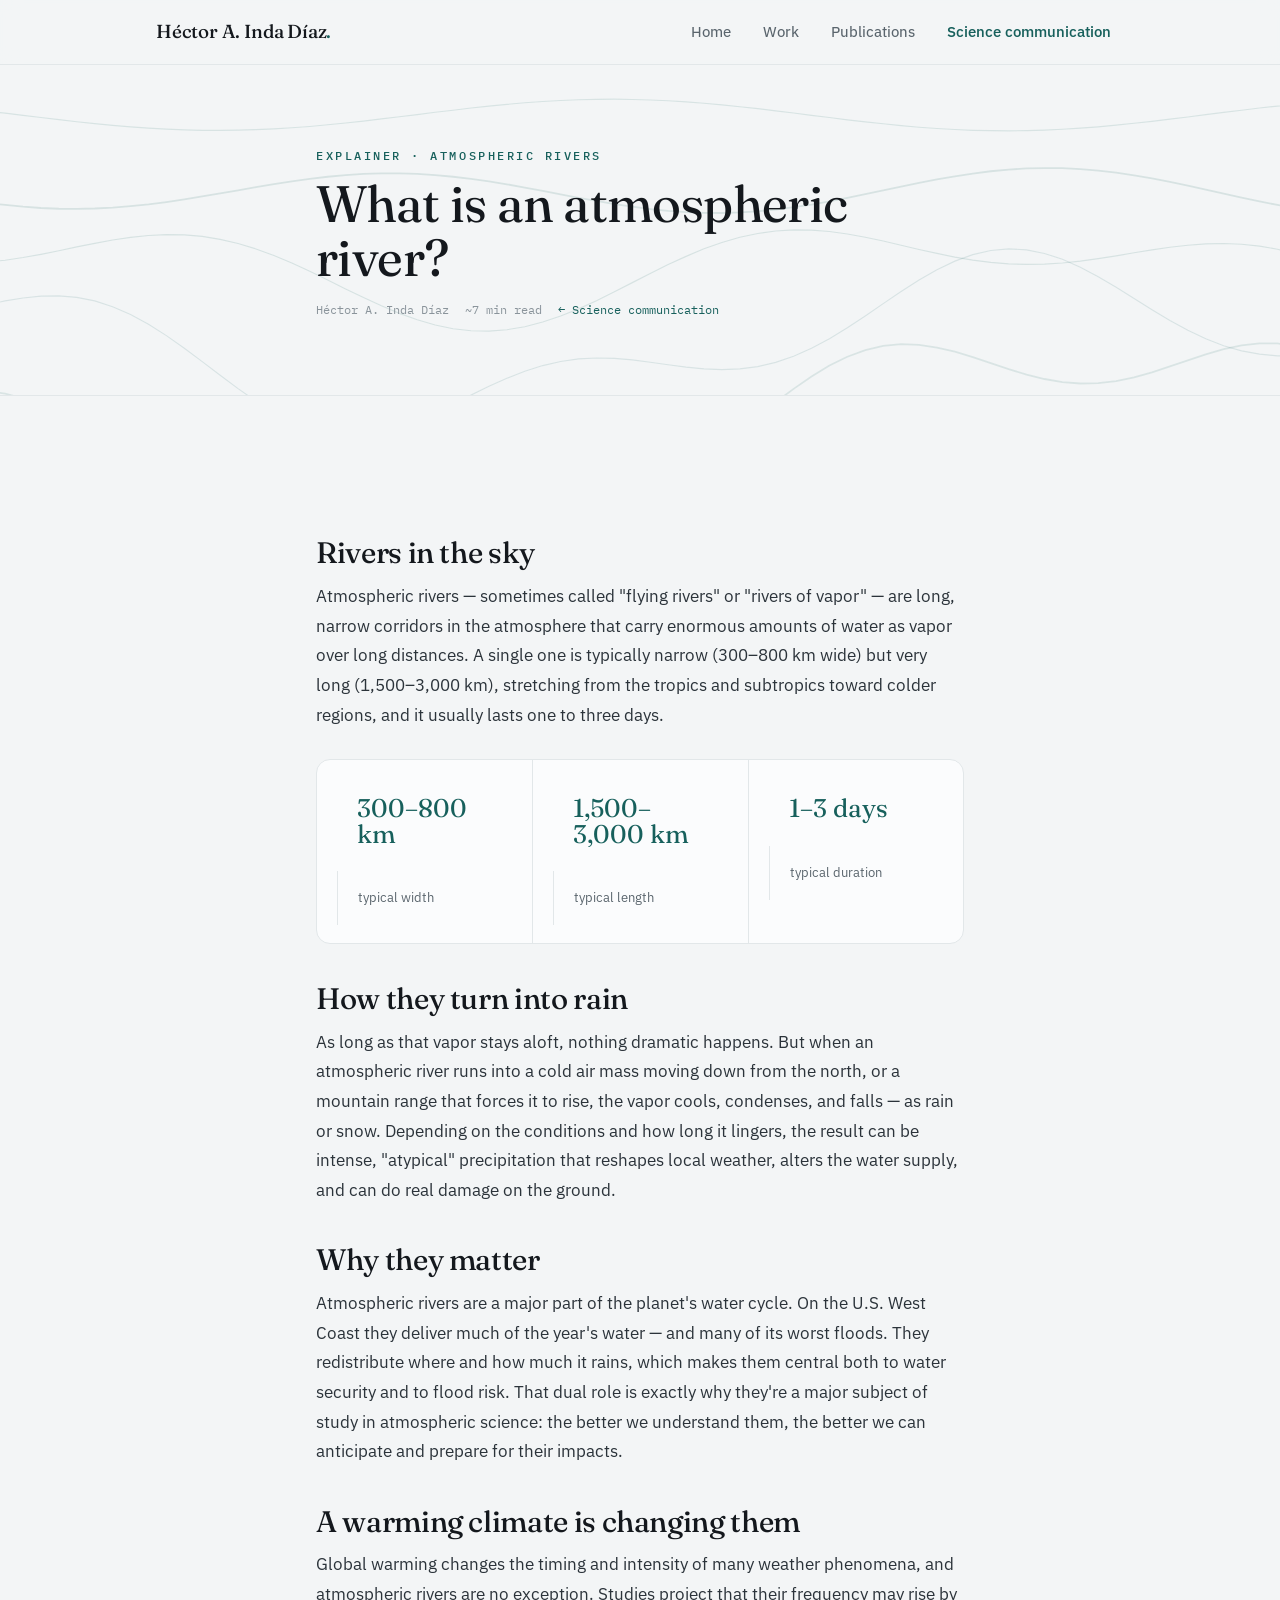
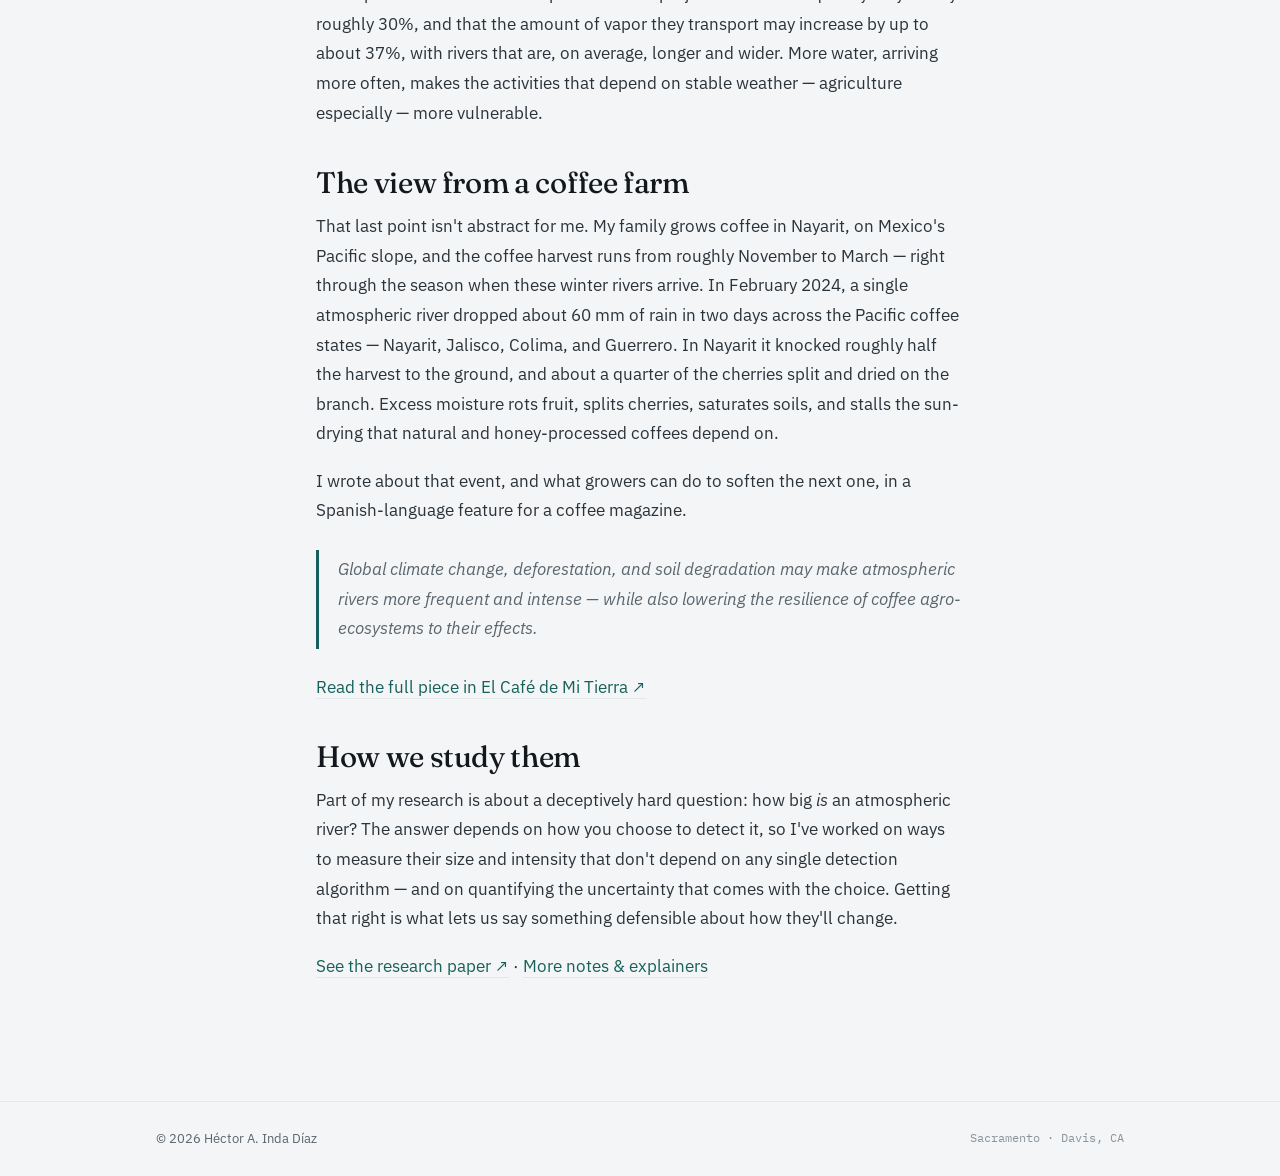
<file: atmospheric-rivers.html>
<!DOCTYPE html>
<html lang="en">
<head>
<meta charset="utf-8">
<meta name="viewport" content="width=device-width, initial-scale=1">
<title>What is an atmospheric river? — Héctor A. Inda Díaz</title>
<meta name="description" content="A plain-language explainer on atmospheric rivers: what they are, why they matter, how climate change is altering them, and what they mean for the coffee harvest.">
<link rel="icon" href="assets/favicon.png">
<link rel="preconnect" href="https://fonts.googleapis.com">
<link rel="preconnect" href="https://fonts.gstatic.com" crossorigin>
<link href="https://fonts.googleapis.com/css2?family=Fraunces:opsz,wght@9..144,380;9..144,460;9..144,560&family=IBM+Plex+Mono:wght@400;500&family=IBM+Plex+Sans:wght@400;450;500;600&display=swap" rel="stylesheet">
<script>document.documentElement.classList.add('js');</script>
<link rel="stylesheet" href="styles.css">
</head>
<body>
<a class="skip" href="#main">Skip to content</a>

<header class="nav">
  <div class="nav-in">
    <a class="brand" href="index.html">Héctor A. Inda Díaz<span class="dot">.</span></a>
    <div class="nav-right">
      <nav><ul class="nav-links" id="navlinks">
      <li><a href="index.html">Home</a></li>
      <li><a href="work.html">Work</a></li>
      <li><a href="publications.html">Publications</a></li>
      <li><a href="writing.html" class="active">Science communication</a></li>
      </ul></nav>
      <button class="nav-toggle" aria-label="Menu" aria-expanded="false" aria-controls="navlinks"><span></span></button>
    </div>
  </div>
</header>

<main id="main">
  <section class="hero article" style="border-bottom:1px solid var(--mist)">
    <svg class="hero-contours js-contours" data-stroke="#17605c" data-opacity="0.13" data-lines="14" aria-hidden="true"></svg>
    <div class="wrap" style="position:relative;z-index:2;padding-block:clamp(44px,7vw,76px)">
      <span class="eyebrow">Explainer · Atmospheric rivers</span>
      <h1 style="margin:.5rem 0 .6rem;font-size:clamp(2.1rem,4.6vw,3.2rem)">What is an atmospheric river?</h1>
      <div class="article-meta"><span>Héctor A. Inda Díaz</span><span>~7 min read</span><span><a href="writing.html" style="color:var(--current);text-decoration:none">← Science communication</a></span></div>
    </div>
  </section>

  <section class="section article">
    <div class="wrap prose">
      <!-- <p class="lead" style="font-size:1.2rem;color:#2b333a">Have you ever heard older relatives predict the whole year's weather from the first days of January? In Mexico that tradition is called the <em>cabañuelas</em>. It has no scientific basis — but the winter rains it tries to read are very real, and one of their biggest drivers has a name: the atmospheric river.</p> -->

      <h2>Rivers in the sky</h2>
      <p>Atmospheric rivers — sometimes called "flying rivers" or "rivers of vapor" — are long, narrow corridors in the atmosphere that carry enormous amounts of water as vapor over long distances. A single one is typically narrow (300–800 km wide) but very long (1,500–3,000 km), stretching from the tropics and subtropics toward colder regions, and it usually lasts one to three days.</p>

      <div class="keyfacts">
        <div><div class="n">300–800 km</div><div class="l">typical width</div></div>
        <div><div class="n">1,500–3,000 km</div><div class="l">typical length</div></div>
        <div><div class="n">1–3 days</div><div class="l">typical duration</div></div>
      </div>

      <h2>How they turn into rain</h2>
      <p>As long as that vapor stays aloft, nothing dramatic happens. But when an atmospheric river runs into a cold air mass moving down from the north, or a mountain range that forces it to rise, the vapor cools, condenses, and falls — as rain or snow. Depending on the conditions and how long it lingers, the result can be intense, "atypical" precipitation that reshapes local weather, alters the water supply, and can do real damage on the ground.</p>

      <h2>Why they matter</h2>
      <p>Atmospheric rivers are a major part of the planet's water cycle. On the U.S. West Coast they deliver much of the year's water — and many of its worst floods. They redistribute where and how much it rains, which makes them central both to water security and to flood risk. That dual role is exactly why they're a major subject of study in atmospheric science: the better we understand them, the better we can anticipate and prepare for their impacts.</p>

      <h2>A warming climate is changing them</h2>
      <p>Global warming changes the timing and intensity of many weather phenomena, and atmospheric rivers are no exception. Studies project that their frequency may rise by roughly 30%, and that the amount of vapor they transport may increase by up to about 37%, with rivers that are, on average, longer and wider. More water, arriving more often, makes the activities that depend on stable weather — agriculture especially — more vulnerable.</p>

      <h2>The view from a coffee farm</h2>
      <p>That last point isn't abstract for me. My family grows coffee in Nayarit, on Mexico's Pacific slope, and the coffee harvest runs from roughly November to March — right through the season when these winter rivers arrive. In February 2024, a single atmospheric river dropped about 60 mm of rain in two days across the Pacific coffee states — Nayarit, Jalisco, Colima, and Guerrero. In Nayarit it knocked roughly half the harvest to the ground, and about a quarter of the cherries split and dried on the branch. Excess moisture rots fruit, splits cherries, saturates soils, and stalls the sun-drying that natural and honey-processed coffees depend on.</p>
      <p>I wrote about that event, and what growers can do to soften the next one, in a Spanish-language feature for a coffee magazine.</p>
      <blockquote>Global climate change, deforestation, and soil degradation may make atmospheric rivers more frequent and intense — while also lowering the resilience of coffee agro-ecosystems to their effects.</blockquote>
      <p><a href="https://elcafedemitierra.com/rios-atmosfericos-cabanuelas-o-perjuicios-a-la-cosecha-de-cafe.html" target="_blank" rel="noopener">Read the full piece in El Café de Mi Tierra ↗</a></p>

      <h2>How we study them</h2>
      <p>Part of my research is about a deceptively hard question: how big <em>is</em> an atmospheric river? The answer depends on how you choose to detect it, so I've worked on ways to measure their size and intensity that don't depend on any single detection algorithm — and on quantifying the uncertainty that comes with the choice. Getting that right is what lets us say something defensible about how they'll change.</p>
      <p><a href="https://doi.org/10.1029/2020JD033746" target="_blank" rel="noopener">See the research paper ↗</a> · <a href="writing.html">More notes &amp; explainers</a></p>
    </div>
  </section>
</main>

<footer class="foot">
  <div class="wrap foot-in">
    <span>© <span data-year>2026</span> Héctor A. Inda Díaz</span>
    <span class="mono">Sacramento · Davis, CA</span>
  </div>
</footer>
<script src="script.js"></script>
</body>
</html>
</file>
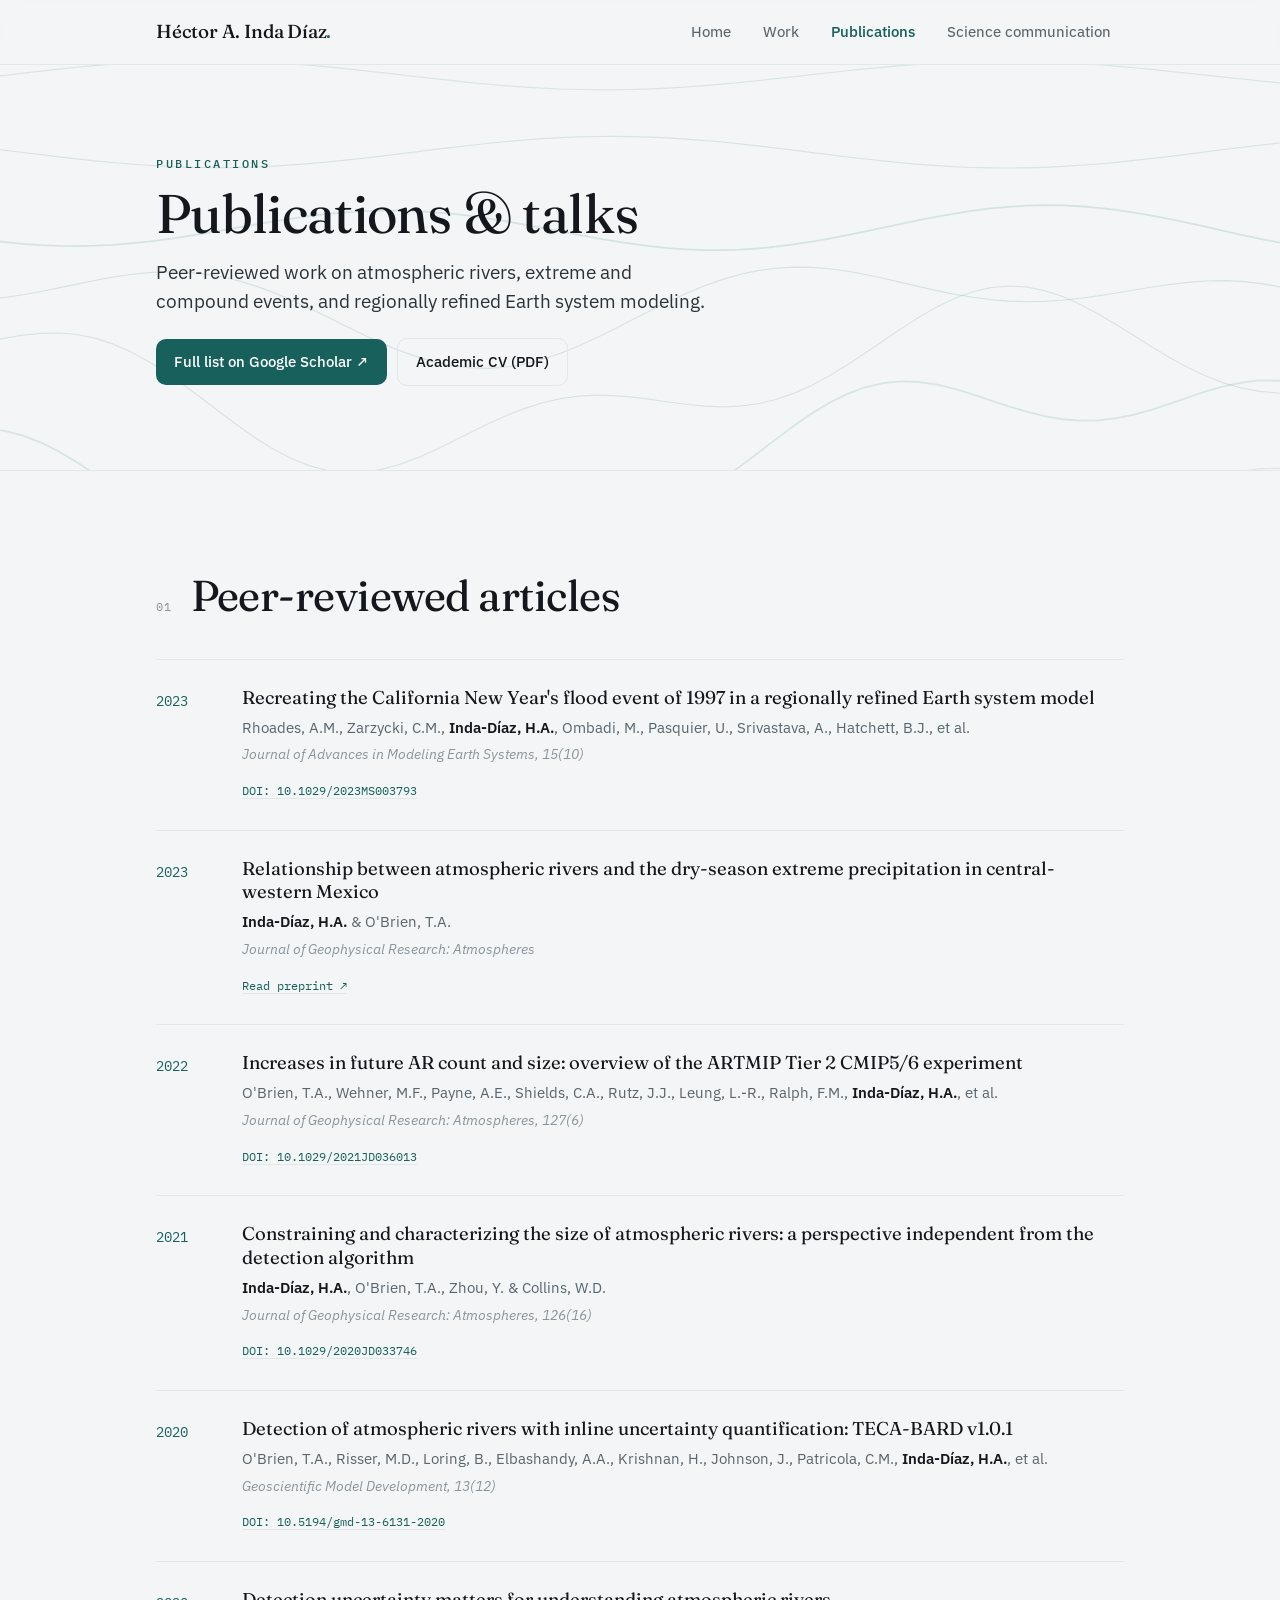
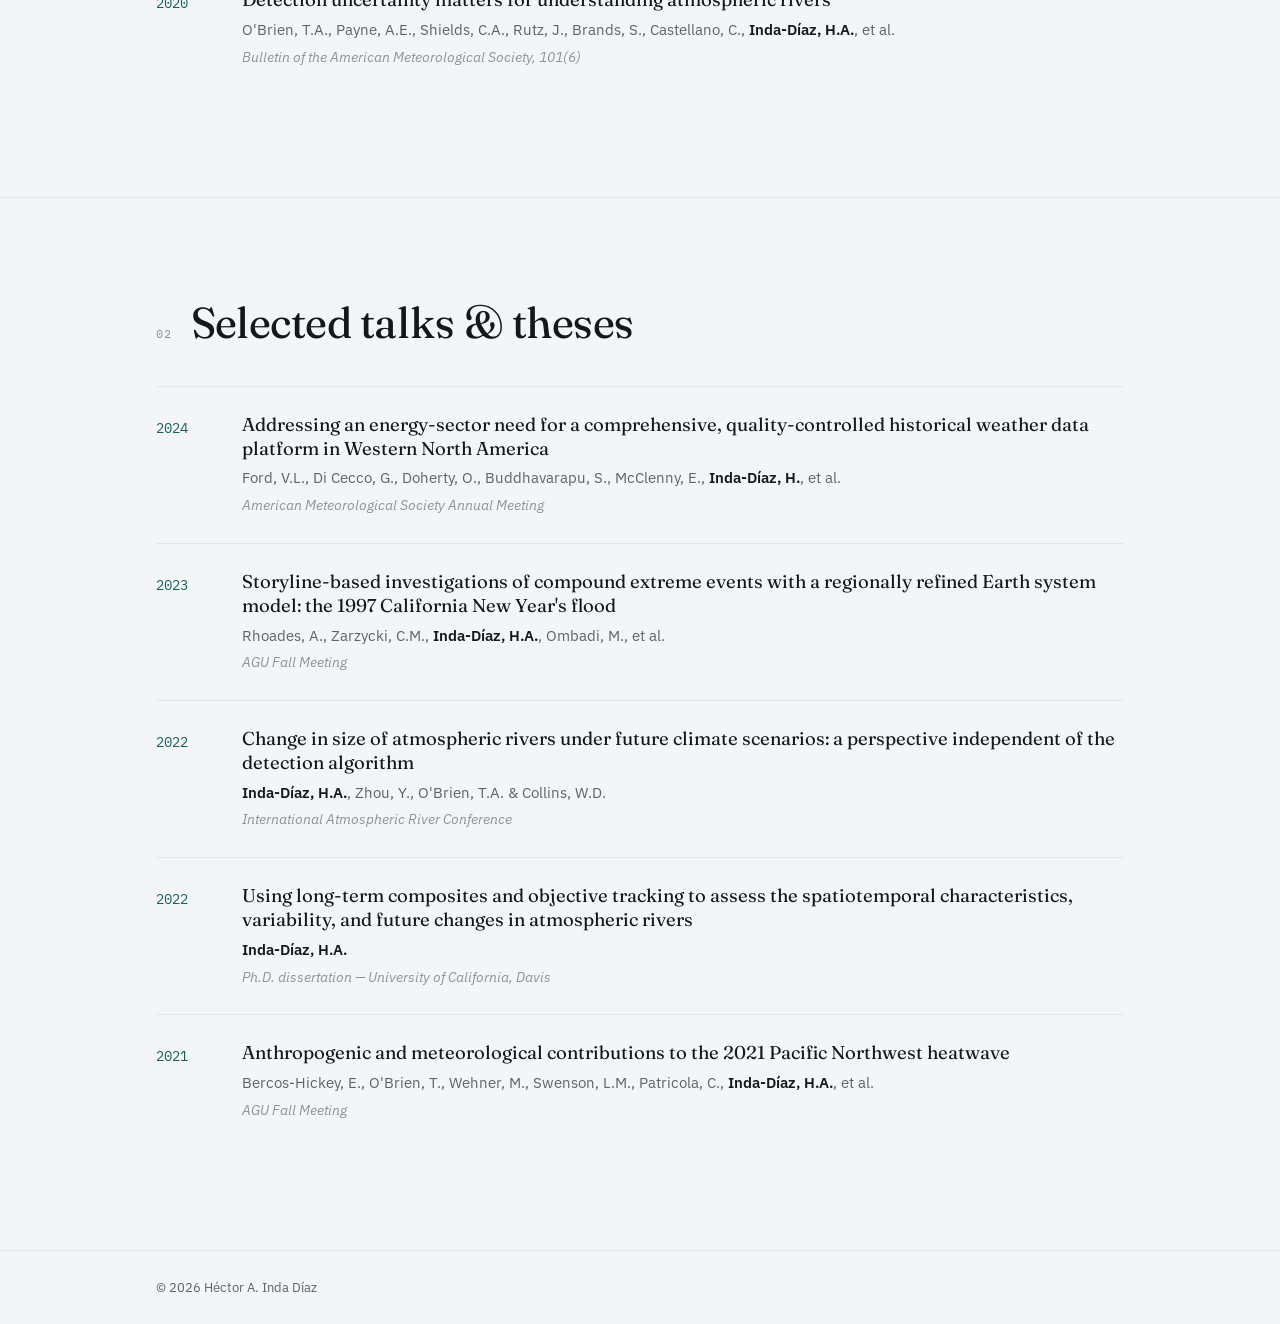
<file: publications.html>
<!DOCTYPE html>
<html lang="en">
<head>
<meta charset="utf-8">
<meta name="viewport" content="width=device-width, initial-scale=1">
<title>Publications — Héctor A. Inda Díaz</title>
<meta name="description" content="Peer-reviewed publications and selected talks on atmospheric rivers and Earth system modeling.">
<link rel="icon" href="assets/favicon.png">
<link rel="preconnect" href="https://fonts.googleapis.com">
<link rel="preconnect" href="https://fonts.gstatic.com" crossorigin>
<link href="https://fonts.googleapis.com/css2?family=Fraunces:opsz,wght@9..144,380;9..144,460;9..144,560&family=IBM+Plex+Mono:wght@400;500&family=IBM+Plex+Sans:wght@400;450;500;600&display=swap" rel="stylesheet">
<script>document.documentElement.classList.add('js');</script>
<link rel="stylesheet" href="styles.css">
</head>
<body>
<a class="skip" href="#main">Skip to content</a>

<header class="nav">
  <div class="nav-in">
    <a class="brand" href="index.html">Héctor A. Inda Díaz<span class="dot">.</span></a>
    <div class="nav-right">
      <nav><ul class="nav-links" id="navlinks">
      <li><a href="index.html">Home</a></li>
      <li><a href="work.html">Work</a></li>
      <li><a href="publications.html" class="active">Publications</a></li>
      <li><a href="writing.html">Science communication</a></li>
      </ul></nav>
      <button class="nav-toggle" aria-label="Menu" aria-expanded="false" aria-controls="navlinks"><span></span></button>
    </div>
  </div>
</header>

<main id="main">
  <section class="hero" style="border-bottom:1px solid var(--mist)">
    <svg class="hero-contours js-contours" data-stroke="#17605c" data-opacity="0.13" data-lines="14" aria-hidden="true"></svg>
    <div class="wrap" style="position:relative;z-index:2;padding-block:clamp(48px,8vw,84px)">
      <span class="eyebrow">Publications</span>
      <h1 style="margin:.5rem 0 1rem;font-size:clamp(2.2rem,5vw,3.4rem)">Publications &amp; talks</h1>
      <p class="lead" style="max-width:52ch">Peer-reviewed work on atmospheric rivers, extreme and compound events, and regionally refined Earth system modeling.</p>
      <div class="actions" style="margin-top:22px"><a class="btn btn-primary" href="https://scholar.google.com/citations?user=MBdNFm0AAAAJ" target="_blank" rel="noopener">Full list on Google Scholar ↗</a><a class="btn btn-ghost" href="assets/CV_IndaDiaz.pdf" target="_blank" rel="noopener">Academic CV (PDF)</a></div>
    </div>
  </section>

  <section class="section">
    <div class="wrap">
      <div class="sec-head reveal"><span class="idx">01</span><h2>Peer-reviewed articles</h2></div>
      <div class="pub reveal">
        <div class="yr">2023</div>
        <div><div class="ttl">Recreating the California New Year's flood event of 1997 in a regionally refined Earth system model</div><div class="authors">Rhoades, A.M., Zarzycki, C.M., <span class="me">Inda-Díaz, H.A.</span>, Ombadi, M., Pasquier, U., Srivastava, A., Hatchett, B.J., et al.</div><div class="venue">Journal of Advances in Modeling Earth Systems, 15(10)</div><div class="links"><a href="https://agupubs.onlinelibrary.wiley.com/doi/full/10.1029/2023MS003793" target="_blank" rel="noopener">DOI: 10.1029/2023MS003793</a></div></div>
      </div>
      <div class="pub reveal">
        <div class="yr">2023</div>
        <div><div class="ttl">Relationship between atmospheric rivers and the dry-season extreme precipitation in central-western Mexico</div><div class="authors"><span class="me">Inda-Díaz, H.A.</span> &amp; O'Brien, T.A.</div><div class="venue">Journal of Geophysical Research: Atmospheres</div><div class="links"><a href="https://essopenarchive.org/users/560530/articles/623615-relationship-between-atmospheric-rivers-and-the-dry-season-extreme-precipitation-in-central-western-mexico" target="_blank" rel="noopener">Read preprint ↗</a></div></div>
      </div>
      <div class="pub reveal">
        <div class="yr">2022</div>
        <div><div class="ttl">Increases in future AR count and size: overview of the ARTMIP Tier 2 CMIP5/6 experiment</div><div class="authors">O'Brien, T.A., Wehner, M.F., Payne, A.E., Shields, C.A., Rutz, J.J., Leung, L.-R., Ralph, F.M., <span class="me">Inda-Díaz, H.A.</span>, et al.</div><div class="venue">Journal of Geophysical Research: Atmospheres, 127(6)</div><div class="links"><a href="https://agupubs.onlinelibrary.wiley.com/doi/full/10.1029/2021JD036013" target="_blank" rel="noopener">DOI: 10.1029/2021JD036013</a></div></div>
      </div>
      <div class="pub reveal">
        <div class="yr">2021</div>
        <div><div class="ttl">Constraining and characterizing the size of atmospheric rivers: a perspective independent from the detection algorithm</div><div class="authors"><span class="me">Inda-Díaz, H.A.</span>, O'Brien, T.A., Zhou, Y. &amp; Collins, W.D.</div><div class="venue">Journal of Geophysical Research: Atmospheres, 126(16)</div><div class="links"><a href="https://doi.org/10.1029/2020JD033746" target="_blank" rel="noopener">DOI: 10.1029/2020JD033746</a></div></div>
      </div>
      <div class="pub reveal">
        <div class="yr">2020</div>
        <div><div class="ttl">Detection of atmospheric rivers with inline uncertainty quantification: TECA-BARD v1.0.1</div><div class="authors">O'Brien, T.A., Risser, M.D., Loring, B., Elbashandy, A.A., Krishnan, H., Johnson, J., Patricola, C.M., <span class="me">Inda-Díaz, H.A.</span>, et al.</div><div class="venue">Geoscientific Model Development, 13(12)</div><div class="links"><a href="https://doi.org/10.5194/gmd-13-6131-2020" target="_blank" rel="noopener">DOI: 10.5194/gmd-13-6131-2020</a></div></div>
      </div>
      <div class="pub reveal">
        <div class="yr">2020</div>
        <div><div class="ttl">Detection uncertainty matters for understanding atmospheric rivers</div><div class="authors">O'Brien, T.A., Payne, A.E., Shields, C.A., Rutz, J., Brands, S., Castellano, C., <span class="me">Inda-Díaz, H.A.</span>, et al.</div><div class="venue">Bulletin of the American Meteorological Society, 101(6)</div></div>
      </div>
    </div>
  </section>

  <section class="section">
    <div class="wrap">
      <div class="sec-head reveal"><span class="idx">02</span><h2>Selected talks &amp; theses</h2></div>
      <div class="pub reveal">
        <div class="yr">2024</div>
        <div><div class="ttl">Addressing an energy-sector need for a comprehensive, quality-controlled historical weather data platform in Western North America</div><div class="authors">Ford, V.L., Di Cecco, G., Doherty, O., Buddhavarapu, S., McClenny, E., <span class="me">Inda-Díaz, H.</span>, et al.</div><div class="venue">American Meteorological Society Annual Meeting</div></div>
      </div>
      <div class="pub reveal">
        <div class="yr">2023</div>
        <div><div class="ttl">Storyline-based investigations of compound extreme events with a regionally refined Earth system model: the 1997 California New Year's flood</div><div class="authors">Rhoades, A., Zarzycki, C.M., <span class="me">Inda-Díaz, H.A.</span>, Ombadi, M., et al.</div><div class="venue">AGU Fall Meeting</div></div>
      </div>
      <div class="pub reveal">
        <div class="yr">2022</div>
        <div><div class="ttl">Change in size of atmospheric rivers under future climate scenarios: a perspective independent of the detection algorithm</div><div class="authors"><span class="me">Inda-Díaz, H.A.</span>, Zhou, Y., O'Brien, T.A. &amp; Collins, W.D.</div><div class="venue">International Atmospheric River Conference</div></div>
      </div>
      <div class="pub reveal">
        <div class="yr">2022</div>
        <div><div class="ttl">Using long-term composites and objective tracking to assess the spatiotemporal characteristics, variability, and future changes in atmospheric rivers</div><div class="authors"><span class="me">Inda-Díaz, H.A.</span></div><div class="venue">Ph.D. dissertation — University of California, Davis</div></div>
      </div>
      <div class="pub reveal">
        <div class="yr">2021</div>
        <div><div class="ttl">Anthropogenic and meteorological contributions to the 2021 Pacific Northwest heatwave</div><div class="authors">Bercos-Hickey, E., O'Brien, T., Wehner, M., Swenson, L.M., Patricola, C., <span class="me">Inda-Díaz, H.A.</span>, et al.</div><div class="venue">AGU Fall Meeting</div></div>
      </div>
    </div>
  </section>
</main>

<footer class="foot">
  <div class="wrap foot-in">
    <span>© <span data-year>2026</span> Héctor A. Inda Díaz</span>
    <!-- <span class="mono">Sacramento · Davis, CA</span> -->
  </div>
</footer>
<script src="script.js"></script>
</body>
</html>
</file>
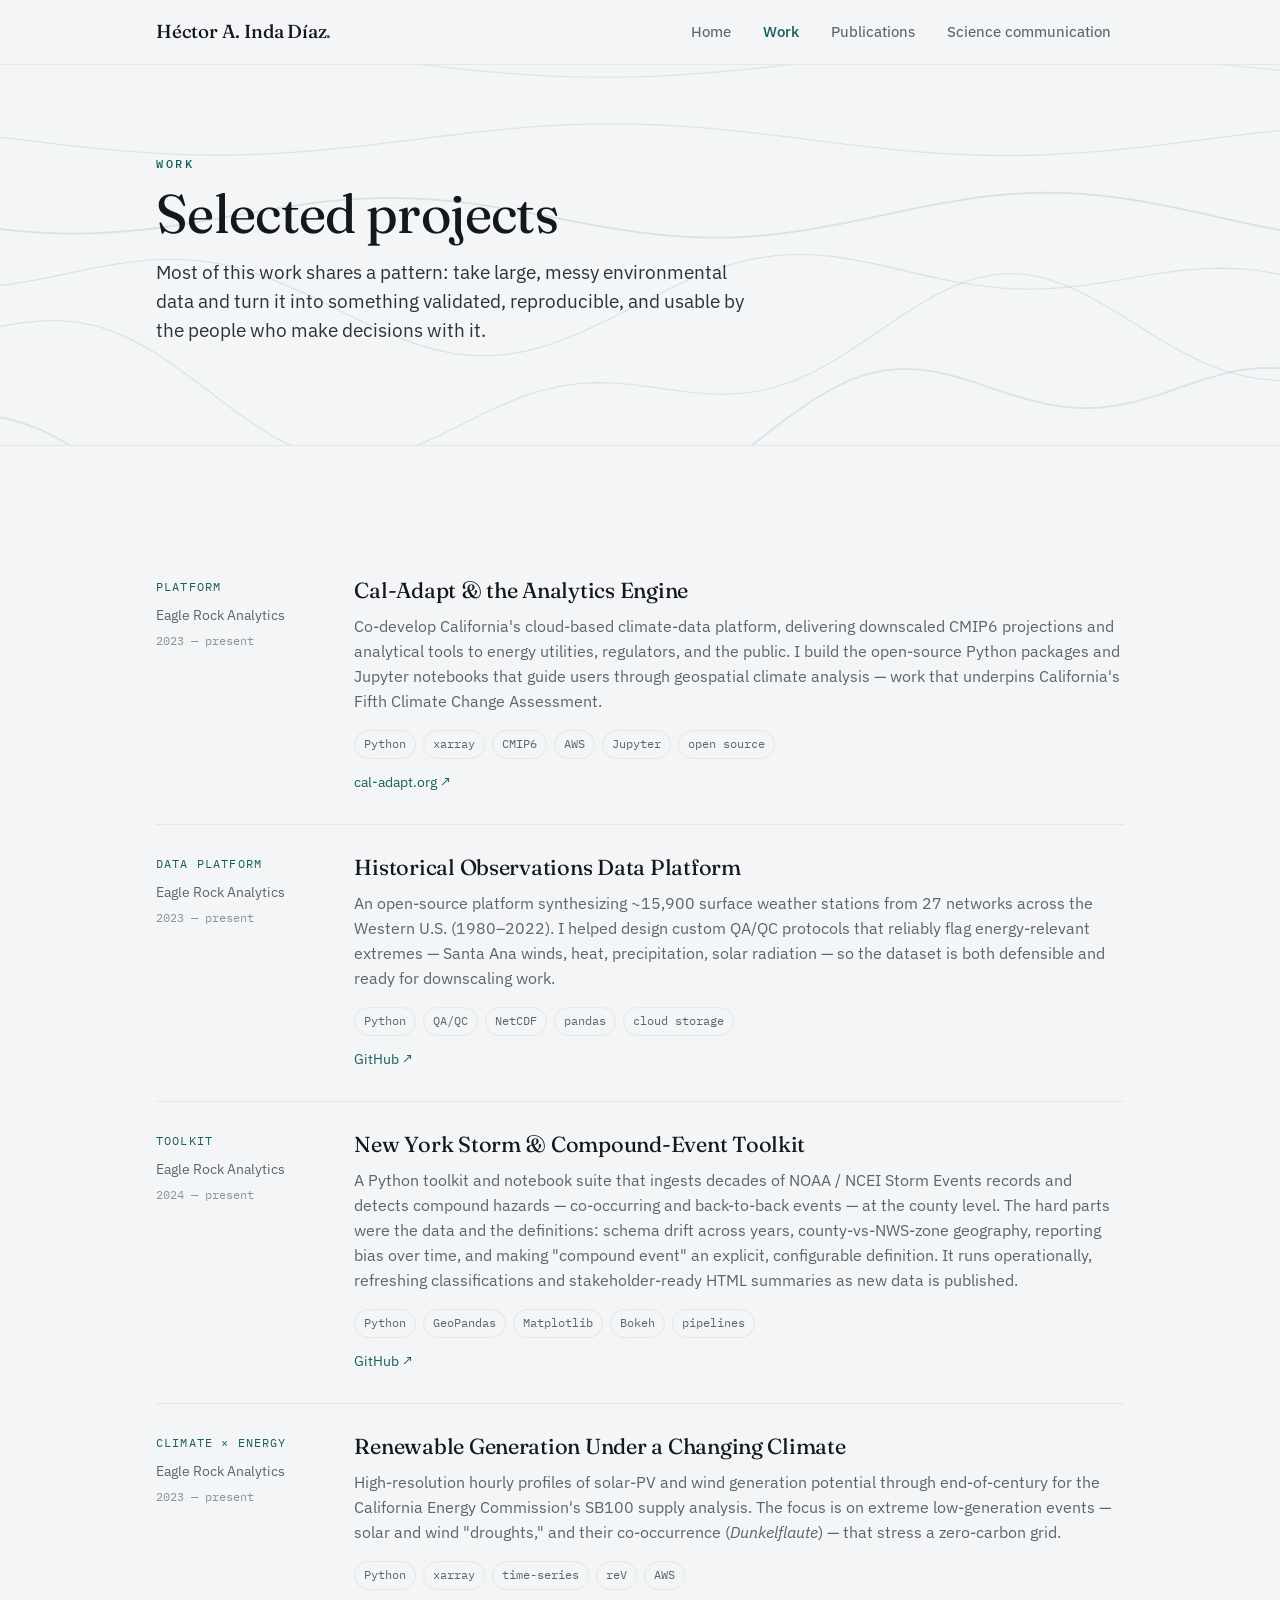
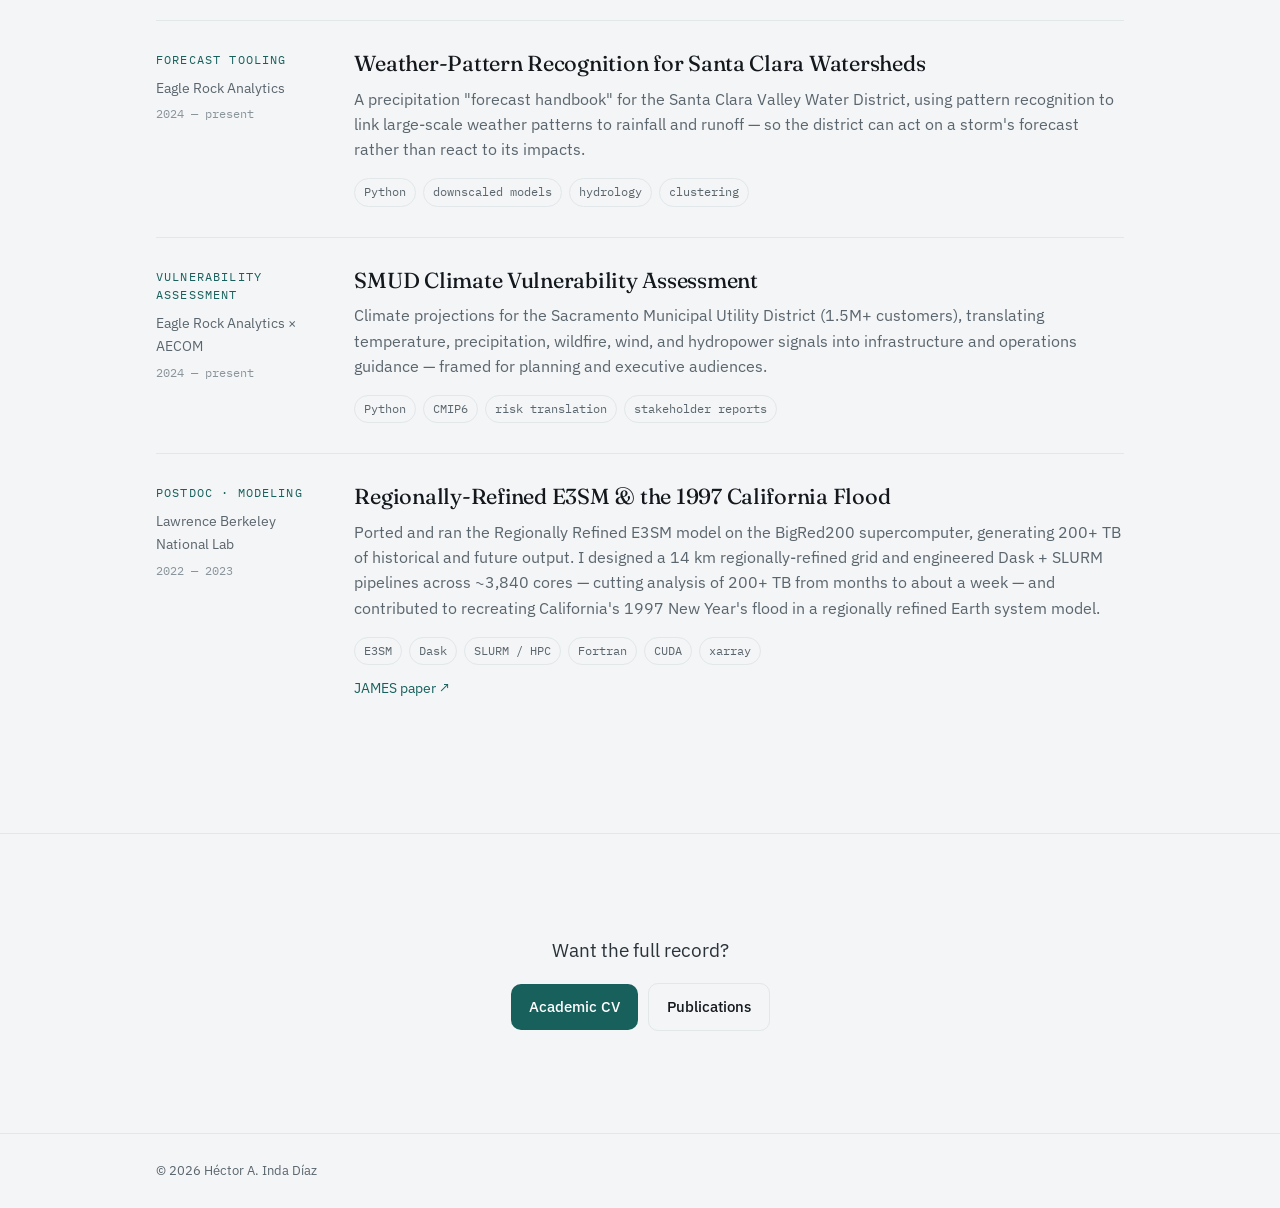
<file: work.html>
<!DOCTYPE html>
<html lang="en">
<head>
<meta charset="utf-8">
<meta name="viewport" content="width=device-width, initial-scale=1">
<title>Work — Héctor A. Inda Díaz</title>
<meta name="description" content="Selected projects in climate and weather data platforms, multi-hazard analysis, and numerical modeling.">
<link rel="icon" href="assets/favicon.png">
<link rel="preconnect" href="https://fonts.googleapis.com">
<link rel="preconnect" href="https://fonts.gstatic.com" crossorigin>
<link href="https://fonts.googleapis.com/css2?family=Fraunces:opsz,wght@9..144,380;9..144,460;9..144,560&family=IBM+Plex+Mono:wght@400;500&family=IBM+Plex+Sans:wght@400;450;500;600&display=swap" rel="stylesheet">
<script>document.documentElement.classList.add('js');</script>
<link rel="stylesheet" href="styles.css">
</head>
<body>
<a class="skip" href="#main">Skip to content</a>

<header class="nav">
  <div class="nav-in">
    <a class="brand" href="index.html">Héctor A. Inda Díaz<span class="dot">.</span></a>
    <div class="nav-right">
      <nav><ul class="nav-links" id="navlinks">
      <li><a href="index.html">Home</a></li>
      <li><a href="work.html" class="active">Work</a></li>
      <li><a href="publications.html">Publications</a></li>
      <li><a href="writing.html">Science communication</a></li>
      </ul></nav>
      <button class="nav-toggle" aria-label="Menu" aria-expanded="false" aria-controls="navlinks"><span></span></button>
    </div>
  </div>
</header>

<main id="main">
  <section class="hero" style="border-bottom:1px solid var(--mist)">
    <svg class="hero-contours js-contours" data-stroke="#17605c" data-opacity="0.13" data-lines="14" aria-hidden="true"></svg>
    <div class="wrap" style="position:relative;z-index:2;padding-block:clamp(48px,8vw,84px)">
      <span class="eyebrow">Work</span>
      <h1 style="margin:.5rem 0 1rem;font-size:clamp(2.2rem,5vw,3.4rem)">Selected projects</h1>
      <p class="lead" style="max-width:54ch">Most of this work shares a pattern: take large, messy environmental data and turn it into something validated, reproducible, and usable by the people who make decisions with it.</p>
    </div>
  </section>

  <section class="section">
    <div class="wrap">
      <article class="work-entry reveal" id="cal-adapt">
        <div class="meta"><div class="role">Platform</div><div class="org">Eagle Rock Analytics</div><div class="yr">2023 — present</div></div>
        <div class="body"><h3>Cal-Adapt &amp; the Analytics Engine</h3><p>Co-develop California's cloud-based climate-data platform, delivering downscaled CMIP6 projections and analytical tools to energy utilities, regulators, and the public. I build the open-source Python packages and Jupyter notebooks that guide users through geospatial climate analysis — work that underpins California's Fifth Climate Change Assessment.</p><div class="chips"><span class="chip">Python</span><span class="chip">xarray</span><span class="chip">CMIP6</span><span class="chip">AWS</span><span class="chip">Jupyter</span><span class="chip">open source</span></div><div class="links"><a href="https://cal-adapt.org/" target="_blank" rel="noopener">cal-adapt.org ↗</a></div></div>
      </article>

      <article class="work-entry reveal" id="hist-obs">
        <div class="meta"><div class="role">Data platform</div><div class="org">Eagle Rock Analytics</div><div class="yr">2023 — present</div></div>
        <div class="body"><h3>Historical Observations Data Platform</h3><p>An open-source platform synthesizing ~15,900 surface weather stations from 27 networks across the Western U.S. (1980–2022). I helped design custom QA/QC protocols that reliably flag energy-relevant extremes — Santa Ana winds, heat, precipitation, solar radiation — so the dataset is both defensible and ready for downscaling work.</p><div class="chips"><span class="chip">Python</span><span class="chip">QA/QC</span><span class="chip">NetCDF</span><span class="chip">pandas</span><span class="chip">cloud storage</span></div><div class="links"><a href="https://github.com/Eagle-Rock-Analytics/historical-obs-platform" target="_blank" rel="noopener">GitHub ↗</a></div></div>
      </article>

      <article class="work-entry reveal" id="nyserda">
        <div class="meta"><div class="role">Toolkit</div><div class="org">Eagle Rock Analytics</div><div class="yr">2024 — present</div></div>
        <div class="body"><h3>New York Storm &amp; Compound-Event Toolkit</h3><p>A Python toolkit and notebook suite that ingests decades of NOAA / NCEI Storm Events records and detects compound hazards — co-occurring and back-to-back events — at the county level. The hard parts were the data and the definitions: schema drift across years, county-vs-NWS-zone geography, reporting bias over time, and making "compound event" an explicit, configurable definition. It runs operationally, refreshing classifications and stakeholder-ready HTML summaries as new data is published.</p><div class="chips"><span class="chip">Python</span><span class="chip">GeoPandas</span><span class="chip">Matplotlib</span><span class="chip">Bokeh</span><span class="chip">pipelines</span></div><div class="links"><a href="https://github.com/Eagle-Rock-Analytics/nyserda" target="_blank" rel="noopener">GitHub ↗</a></div></div>
      </article>

      <article class="work-entry reveal" id="renewables">
        <div class="meta"><div class="role">Climate × energy</div><div class="org">Eagle Rock Analytics</div><div class="yr">2023 — present</div></div>
        <div class="body"><h3>Renewable Generation Under a Changing Climate</h3><p>High-resolution hourly profiles of solar-PV and wind generation potential through end-of-century for the California Energy Commission's SB100 supply analysis. The focus is on extreme low-generation events — solar and wind "droughts," and their co-occurrence (<em>Dunkelflaute</em>) — that stress a zero-carbon grid.</p><div class="chips"><span class="chip">Python</span><span class="chip">xarray</span><span class="chip">time-series</span><span class="chip">reV</span><span class="chip">AWS</span></div></div>
      </article>

      <!-- <article class="work-entry reveal" id="pyregence">
        <div class="meta"><div class="role">Wildfire × weather</div><div class="org">Eagle Rock Analytics</div><div class="yr">2022 — present</div></div>
        <div class="body"><h3>Pyregence — Wildfire &amp; Climate</h3><p>Built a station-siting optimization algorithm and characterized the regional weather patterns that drive fire events, as part of California's Pyregence consortium. A good example of systems thinking — connecting upstream fire-weather conditions to downstream hydrologic and grid impacts.</p><div class="chips"><span class="chip">Python</span><span class="chip">optimization</span><span class="chip">geospatial</span><span class="chip">pattern recognition</span></div><div class="links"><a href="https://pyregence.org/" target="_blank" rel="noopener">pyregence.org ↗</a></div></div>
      </article> -->

      <article class="work-entry reveal" id="santa-clara">
        <div class="meta"><div class="role">Forecast tooling</div><div class="org">Eagle Rock Analytics</div><div class="yr">2024 — present</div></div>
        <div class="body"><h3>Weather-Pattern Recognition for Santa Clara Watersheds</h3><p>A precipitation "forecast handbook" for the Santa Clara Valley Water District, using pattern recognition to link large-scale weather patterns to rainfall and runoff — so the district can act on a storm's forecast rather than react to its impacts.</p><div class="chips"><span class="chip">Python</span><span class="chip">downscaled models</span><span class="chip">hydrology</span><span class="chip">clustering</span></div></div>
      </article>

      <article class="work-entry reveal" id="smud">
        <div class="meta"><div class="role">Vulnerability assessment</div><div class="org">Eagle Rock Analytics × AECOM</div><div class="yr">2024 — present</div></div>
        <div class="body"><h3>SMUD Climate Vulnerability Assessment</h3><p>Climate projections for the Sacramento Municipal Utility District (1.5M+ customers), translating temperature, precipitation, wildfire, wind, and hydropower signals into infrastructure and operations guidance — framed for planning and executive audiences.</p><div class="chips"><span class="chip">Python</span><span class="chip">CMIP6</span><span class="chip">risk translation</span><span class="chip">stakeholder reports</span></div></div>
      </article>

      <article class="work-entry reveal" id="rrm-e3sm">
        <div class="meta"><div class="role">Postdoc · modeling</div><div class="org">Lawrence Berkeley National Lab</div><div class="yr">2022 — 2023</div></div>
        <div class="body"><h3>Regionally-Refined E3SM &amp; the 1997 California Flood</h3><p>Ported and ran the Regionally Refined E3SM model on the BigRed200 supercomputer, generating 200+ TB of historical and future output. I designed a 14 km regionally-refined grid and engineered Dask + SLURM pipelines across ~3,840 cores — cutting analysis of 200+ TB from months to about a week — and contributed to recreating California's 1997 New Year's flood in a regionally refined Earth system model.</p><div class="chips"><span class="chip">E3SM</span><span class="chip">Dask</span><span class="chip">SLURM / HPC</span><span class="chip">Fortran</span><span class="chip">CUDA</span><span class="chip">xarray</span></div><div class="links"><a href="https://agupubs.onlinelibrary.wiley.com/doi/full/10.1029/2023MS003793" target="_blank" rel="noopener">JAMES paper ↗</a></div></div>
      </article>
    </div>
  </section>

  <section class="section" style="text-align:center">
    <div class="wrap">
      <p class="lead reveal" style="max-width:38ch;margin-inline:auto">Want the full record?</p>
      <!-- <div class="actions reveal" style="justify-content:center;margin-top:18px"><a class="btn btn-primary" href="assets/Resume_IndaDiaz.pdf" target="_blank" rel="noopener">Résumé (PDF)</a><a class="btn btn-ghost" href="assets/CV_IndaDiaz.pdf" target="_blank" rel="noopener">Academic CV (PDF)</a><a class="btn btn-ghost" href="publications.html">Publications</a></div> -->
      <!-- <div class="actions reveal" style="justify-content:center;margin-top:18px"><a class="btn btn-primary" href="assets/0.pdf" target="_blank" rel="noopener">Résumé (PDF)</a><a class="btn btn-ghost" href="assets/1.pdf" target="_blank" rel="noopener">Academic CV (PDF)</a><a class="btn btn-ghost" href="publications.html">Publications</a></div> -->
      <div class="actions reveal" style="justify-content:center;margin-top:18px"><a class="btn btn-primary" href="assets/1.pdf" target="_blank" rel="noopener">Academic CV</a><a class="btn btn-ghost" href="publications.html">Publications</a></div>
    </div>
  </section>
</main>

<footer class="foot">
  <div class="wrap foot-in">
    <span>© <span data-year>2026</span> Héctor A. Inda Díaz</span>
    <!-- <span class="mono">Sacramento · Davis, CA</span> -->
  </div>
</footer>
<script src="script.js"></script>
</body>
</html>
</file>
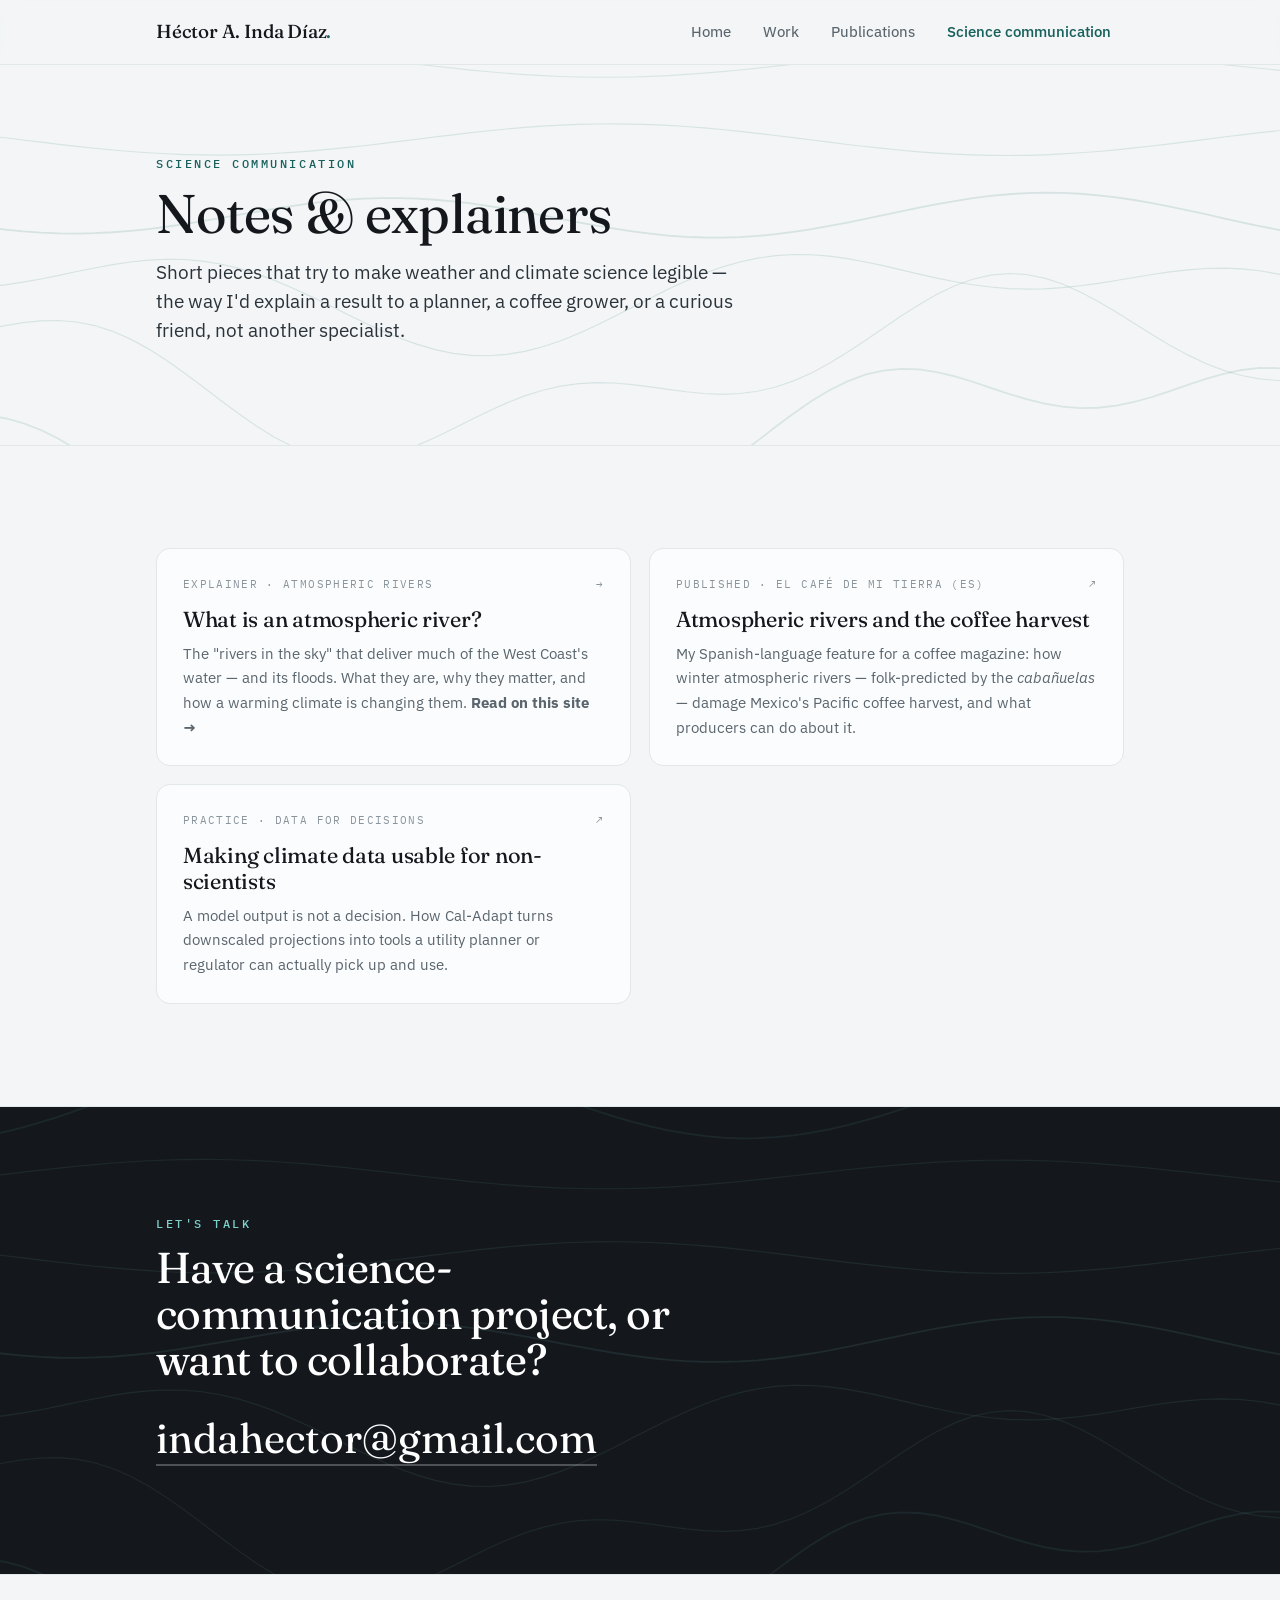
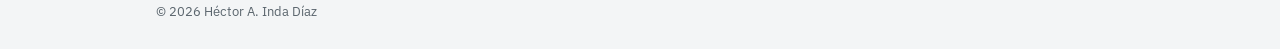
<file: writing.html>
<!DOCTYPE html>
<html lang="en">
<head>
<meta charset="utf-8">
<meta name="viewport" content="width=device-width, initial-scale=1">
<title>Science communication — Héctor A. Inda Díaz</title>
<meta name="description" content="Notes and explainers on atmospheric rivers, compound hazards, and making climate data usable.">
<link rel="icon" href="assets/favicon.png">
<link rel="preconnect" href="https://fonts.googleapis.com">
<link rel="preconnect" href="https://fonts.gstatic.com" crossorigin>
<link href="https://fonts.googleapis.com/css2?family=Fraunces:opsz,wght@9..144,380;9..144,460;9..144,560&family=IBM+Plex+Mono:wght@400;500&family=IBM+Plex+Sans:wght@400;450;500;600&display=swap" rel="stylesheet">
<script>document.documentElement.classList.add('js');</script>
<link rel="stylesheet" href="styles.css">
</head>
<body>
<a class="skip" href="#main">Skip to content</a>

<header class="nav">
  <div class="nav-in">
    <a class="brand" href="index.html">Héctor A. Inda Díaz<span class="dot">.</span></a>
    <div class="nav-right">
      <nav><ul class="nav-links" id="navlinks">
      <li><a href="index.html">Home</a></li>
      <li><a href="work.html">Work</a></li>
      <li><a href="publications.html">Publications</a></li>
      <li><a href="writing.html" class="active">Science communication</a></li>
      </ul></nav>
      <button class="nav-toggle" aria-label="Menu" aria-expanded="false" aria-controls="navlinks"><span></span></button>
    </div>
  </div>
</header>

<main id="main">
  <section class="hero" style="border-bottom:1px solid var(--mist)">
    <svg class="hero-contours js-contours" data-stroke="#17605c" data-opacity="0.13" data-lines="14" aria-hidden="true"></svg>
    <div class="wrap" style="position:relative;z-index:2;padding-block:clamp(48px,8vw,84px)">
      <span class="eyebrow">Science communication</span>
      <h1 style="margin:.5rem 0 1rem;font-size:clamp(2.2rem,5vw,3.4rem)">Notes &amp; explainers</h1>
      <p class="lead" style="max-width:54ch">Short pieces that try to make weather and climate science legible — the way I'd explain a result to a planner, a coffee grower, or a curious friend, not another specialist.</p>
    </div>
  </section>

  <section class="section">
    <div class="wrap">
      <div class="grid cols-2">
        <a class="note-card reveal" href="atmospheric-rivers.html">
          <div class="k"><span>Explainer · Atmospheric rivers</span><span>→</span></div>
          <h3>What is an atmospheric river?</h3>
          <p>The "rivers in the sky" that deliver much of the West Coast's water — and its floods. What they are, why they matter, and how a warming climate is changing them. <strong>Read on this site →</strong></p>
        </a>
        <a class="note-card reveal" href="https://elcafedemitierra.com/rios-atmosfericos-cabanuelas-o-perjuicios-a-la-cosecha-de-cafe.html" target="_blank" rel="noopener">
          <div class="k"><span>Published · El Café de Mi Tierra (ES)</span><span>↗</span></div>
          <h3>Atmospheric rivers and the coffee harvest</h3>
          <p>My Spanish-language feature for a coffee magazine: how winter atmospheric rivers — folk-predicted by the <em>cabañuelas</em> — damage Mexico's Pacific coffee harvest, and what producers can do about it.</p>
        </a>
        <!-- <a class="note-card reveal" href="https://github.com/Eagle-Rock-Analytics/nyserda" target="_blank" rel="noopener">
          <div class="k"><span>Explainer · Compound hazards</span><span>↗</span></div>
          <h3>When hazards stack: compound &amp; cascading events</h3>
          <p>A heatwave during a drought, or back-to-back storms, can be far worse than either alone. What "compound event" means, and how I detect them in decades of messy records.</p>
        </a> -->
        <a class="note-card reveal" href="https://cal-adapt.org/" target="_blank" rel="noopener">
          <div class="k"><span>Practice · Data for decisions</span><span>↗</span></div>
          <h3>Making climate data usable for non-scientists</h3>
          <p>A model output is not a decision. How Cal-Adapt turns downscaled projections into tools a utility planner or regulator can actually pick up and use.</p>
        </a>
      </div>
    </div>
  </section>

  <section class="section contact">
    <svg class="hero-contours js-contours" data-stroke="#7fd0c9" data-opacity="0.10" data-lines="13" aria-hidden="true"></svg>
    <div class="wrap" style="position:relative;z-index:2">
      <span class="eyebrow">Let's talk</span>
      <h2 style="margin:.5rem 0 1.4rem;max-width:20ch">Have a science-communication project, or want to collaborate?</h2>
      <a class="maillink" href="mailto:indahector@gmail.com">indahector@gmail.com</a>
    </div>
  </section>
</main>

<footer class="foot">
  <div class="wrap foot-in">
    <span>© <span data-year>2026</span> Héctor A. Inda Díaz</span>
    <!-- <span class="mono">Sacramento · Davis, CA</span> -->
  </div>
</footer>
<script src="script.js"></script>
</body>
</html>
</file>
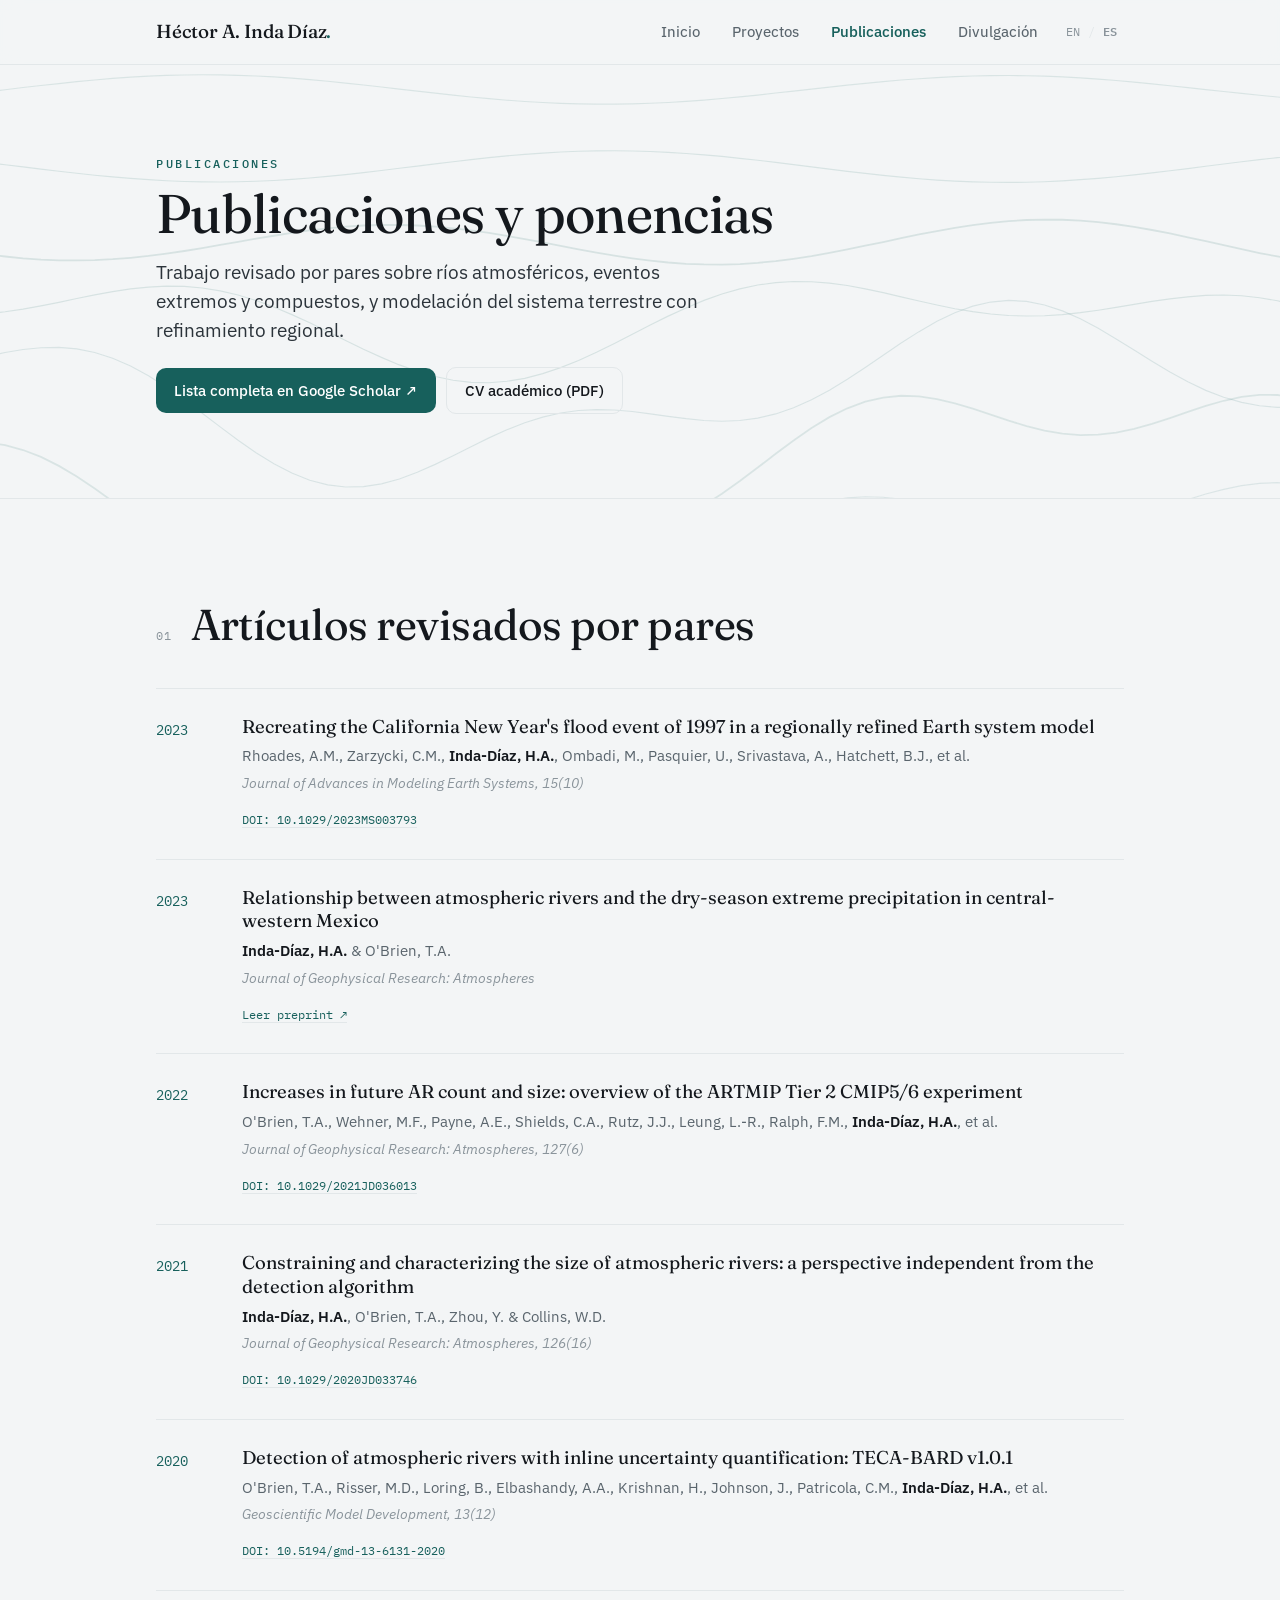
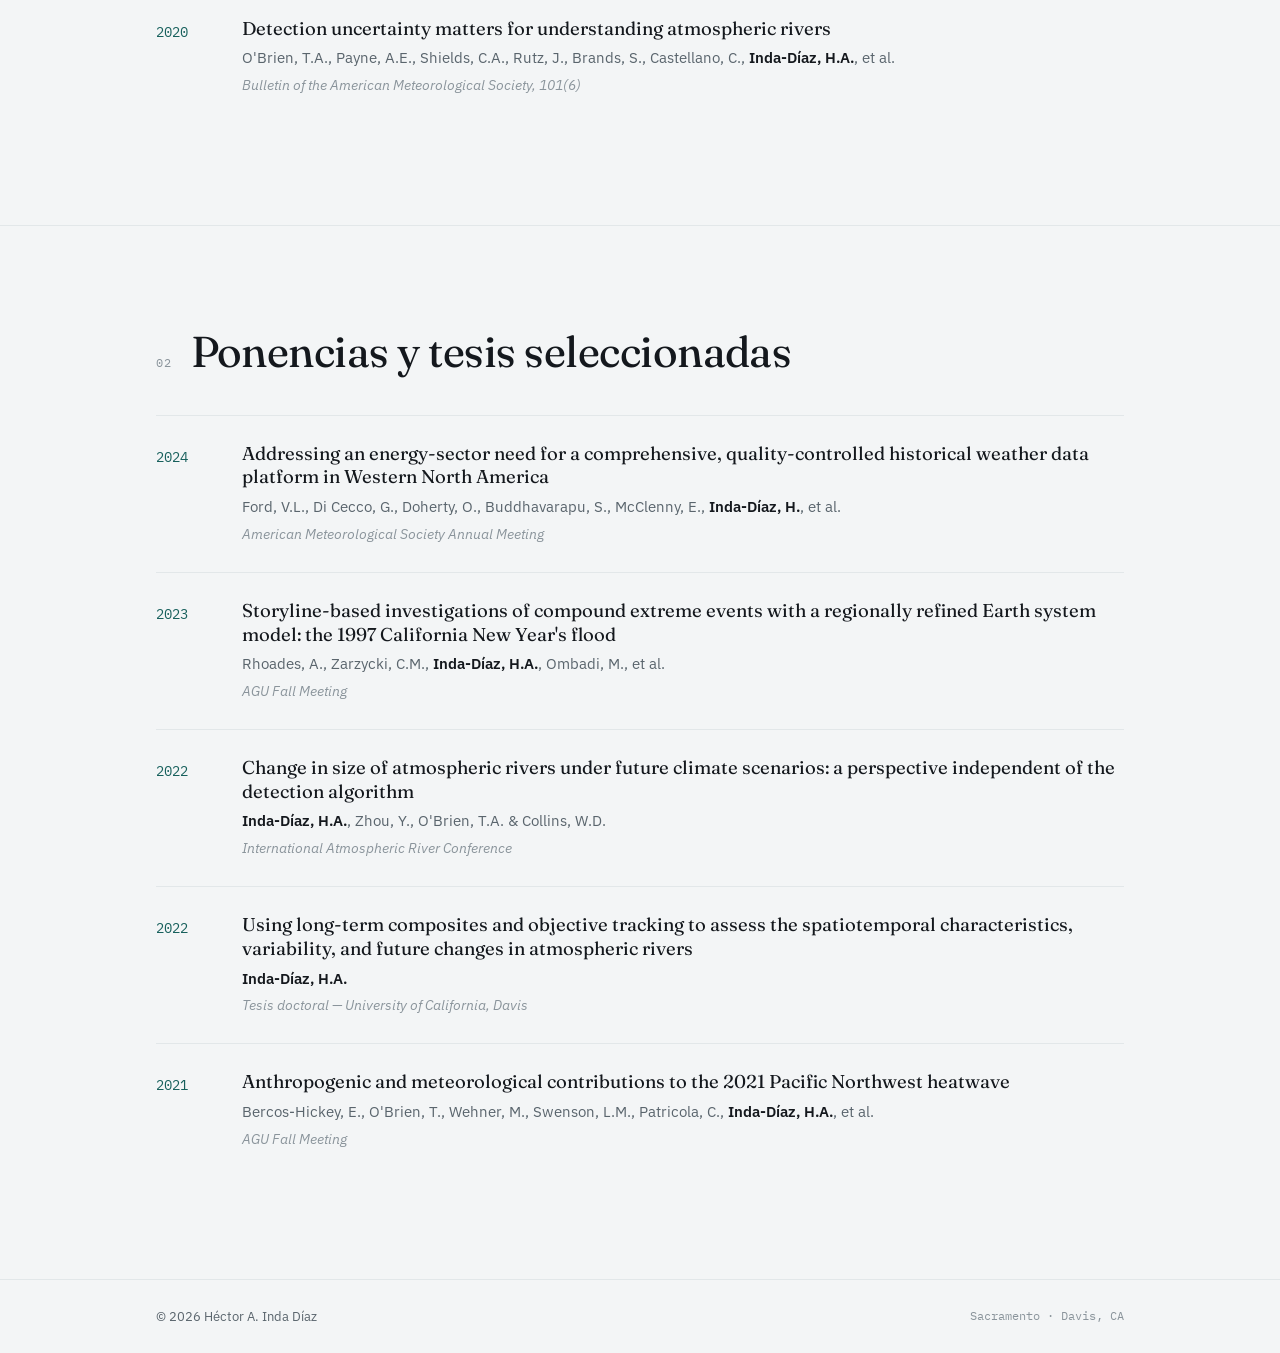
<file: es/publications.html>
<!DOCTYPE html>
<html lang="es">
<head>
<meta charset="utf-8">
<meta name="viewport" content="width=device-width, initial-scale=1">
<title>Publicaciones — Héctor A. Inda Díaz</title>
<meta name="description" content="Publicaciones revisadas por pares y ponencias sobre ríos atmosféricos y modelación del sistema terrestre.">
<link rel="icon" href="../assets/favicon.png">
<link rel="alternate" hreflang="en" href="https://hectorindadiaz.com/publications.html">
<link rel="alternate" hreflang="es" href="https://hectorindadiaz.com/es/publications.html">
<link rel="preconnect" href="https://fonts.googleapis.com">
<link rel="preconnect" href="https://fonts.gstatic.com" crossorigin>
<link href="https://fonts.googleapis.com/css2?family=Fraunces:opsz,wght@9..144,380;9..144,460;9..144,560&family=IBM+Plex+Mono:wght@400;500&family=IBM+Plex+Sans:wght@400;450;500;600&display=swap" rel="stylesheet">
<script>document.documentElement.classList.add('js');</script>
<link rel="stylesheet" href="../styles.css">
</head>
<body>
<a class="skip" href="#main">Saltar al contenido</a>

<header class="nav">
  <div class="nav-in">
    <a class="brand" href="index.html">Héctor A. Inda Díaz<span class="dot">.</span></a>
    <div class="nav-right">
      <nav><ul class="nav-links" id="navlinks">
      <li><a href="index.html">Inicio</a></li>
      <li><a href="work.html">Proyectos</a></li>
      <li><a href="publications.html" class="active">Publicaciones</a></li>
      <li><a href="writing.html">Divulgación</a></li>
      </ul></nav>
      <div class="lang" aria-label="Language"><a href="../publications.html">EN</a><span class="sep">/</span><span class="cur">ES</span></div>
      <button class="nav-toggle" aria-label="Menu" aria-expanded="false" aria-controls="navlinks"><span></span></button>
    </div>
  </div>
</header>

<main id="main">
  <section class="hero" style="border-bottom:1px solid var(--mist)">
    <svg class="hero-contours js-contours" data-stroke="#17605c" data-opacity="0.13" data-lines="14" aria-hidden="true"></svg>
    <div class="wrap" style="position:relative;z-index:2;padding-block:clamp(48px,8vw,84px)">
      <span class="eyebrow">Publicaciones</span>
      <h1 style="margin:.5rem 0 1rem;font-size:clamp(2.2rem,5vw,3.4rem)">Publicaciones y ponencias</h1>
      <p class="lead" style="max-width:52ch">Trabajo revisado por pares sobre ríos atmosféricos, eventos extremos y compuestos, y modelación del sistema terrestre con refinamiento regional.</p>
      <div class="actions" style="margin-top:22px"><a class="btn btn-primary" href="https://scholar.google.com/citations?user=MBdNFm0AAAAJ" target="_blank" rel="noopener">Lista completa en Google Scholar ↗</a><a class="btn btn-ghost" href="../assets/CV_IndaDiaz.pdf" target="_blank" rel="noopener">CV académico (PDF)</a></div>
    </div>
  </section>

  <section class="section">
    <div class="wrap">
      <div class="sec-head reveal"><span class="idx">01</span><h2>Artículos revisados por pares</h2></div>
      <div class="pub reveal">
        <div class="yr">2023</div>
        <div><div class="ttl">Recreating the California New Year's flood event of 1997 in a regionally refined Earth system model</div><div class="authors">Rhoades, A.M., Zarzycki, C.M., <span class="me">Inda-Díaz, H.A.</span>, Ombadi, M., Pasquier, U., Srivastava, A., Hatchett, B.J., et al.</div><div class="venue">Journal of Advances in Modeling Earth Systems, 15(10)</div><div class="links"><a href="https://agupubs.onlinelibrary.wiley.com/doi/full/10.1029/2023MS003793" target="_blank" rel="noopener">DOI: 10.1029/2023MS003793</a></div></div>
      </div>
      <div class="pub reveal">
        <div class="yr">2023</div>
        <div><div class="ttl">Relationship between atmospheric rivers and the dry-season extreme precipitation in central-western Mexico</div><div class="authors"><span class="me">Inda-Díaz, H.A.</span> &amp; O'Brien, T.A.</div><div class="venue">Journal of Geophysical Research: Atmospheres</div><div class="links"><a href="https://essopenarchive.org/users/560530/articles/623615-relationship-between-atmospheric-rivers-and-the-dry-season-extreme-precipitation-in-central-western-mexico" target="_blank" rel="noopener">Leer preprint ↗</a></div></div>
      </div>
      <div class="pub reveal">
        <div class="yr">2022</div>
        <div><div class="ttl">Increases in future AR count and size: overview of the ARTMIP Tier 2 CMIP5/6 experiment</div><div class="authors">O'Brien, T.A., Wehner, M.F., Payne, A.E., Shields, C.A., Rutz, J.J., Leung, L.-R., Ralph, F.M., <span class="me">Inda-Díaz, H.A.</span>, et al.</div><div class="venue">Journal of Geophysical Research: Atmospheres, 127(6)</div><div class="links"><a href="https://agupubs.onlinelibrary.wiley.com/doi/full/10.1029/2021JD036013" target="_blank" rel="noopener">DOI: 10.1029/2021JD036013</a></div></div>
      </div>
      <div class="pub reveal">
        <div class="yr">2021</div>
        <div><div class="ttl">Constraining and characterizing the size of atmospheric rivers: a perspective independent from the detection algorithm</div><div class="authors"><span class="me">Inda-Díaz, H.A.</span>, O'Brien, T.A., Zhou, Y. &amp; Collins, W.D.</div><div class="venue">Journal of Geophysical Research: Atmospheres, 126(16)</div><div class="links"><a href="https://doi.org/10.1029/2020JD033746" target="_blank" rel="noopener">DOI: 10.1029/2020JD033746</a></div></div>
      </div>
      <div class="pub reveal">
        <div class="yr">2020</div>
        <div><div class="ttl">Detection of atmospheric rivers with inline uncertainty quantification: TECA-BARD v1.0.1</div><div class="authors">O'Brien, T.A., Risser, M.D., Loring, B., Elbashandy, A.A., Krishnan, H., Johnson, J., Patricola, C.M., <span class="me">Inda-Díaz, H.A.</span>, et al.</div><div class="venue">Geoscientific Model Development, 13(12)</div><div class="links"><a href="https://doi.org/10.5194/gmd-13-6131-2020" target="_blank" rel="noopener">DOI: 10.5194/gmd-13-6131-2020</a></div></div>
      </div>
      <div class="pub reveal">
        <div class="yr">2020</div>
        <div><div class="ttl">Detection uncertainty matters for understanding atmospheric rivers</div><div class="authors">O'Brien, T.A., Payne, A.E., Shields, C.A., Rutz, J., Brands, S., Castellano, C., <span class="me">Inda-Díaz, H.A.</span>, et al.</div><div class="venue">Bulletin of the American Meteorological Society, 101(6)</div></div>
      </div>
    </div>
  </section>

  <section class="section">
    <div class="wrap">
      <div class="sec-head reveal"><span class="idx">02</span><h2>Ponencias y tesis seleccionadas</h2></div>
      <div class="pub reveal">
        <div class="yr">2024</div>
        <div><div class="ttl">Addressing an energy-sector need for a comprehensive, quality-controlled historical weather data platform in Western North America</div><div class="authors">Ford, V.L., Di Cecco, G., Doherty, O., Buddhavarapu, S., McClenny, E., <span class="me">Inda-Díaz, H.</span>, et al.</div><div class="venue">American Meteorological Society Annual Meeting</div></div>
      </div>
      <div class="pub reveal">
        <div class="yr">2023</div>
        <div><div class="ttl">Storyline-based investigations of compound extreme events with a regionally refined Earth system model: the 1997 California New Year's flood</div><div class="authors">Rhoades, A., Zarzycki, C.M., <span class="me">Inda-Díaz, H.A.</span>, Ombadi, M., et al.</div><div class="venue">AGU Fall Meeting</div></div>
      </div>
      <div class="pub reveal">
        <div class="yr">2022</div>
        <div><div class="ttl">Change in size of atmospheric rivers under future climate scenarios: a perspective independent of the detection algorithm</div><div class="authors"><span class="me">Inda-Díaz, H.A.</span>, Zhou, Y., O'Brien, T.A. &amp; Collins, W.D.</div><div class="venue">International Atmospheric River Conference</div></div>
      </div>
      <div class="pub reveal">
        <div class="yr">2022</div>
        <div><div class="ttl">Using long-term composites and objective tracking to assess the spatiotemporal characteristics, variability, and future changes in atmospheric rivers</div><div class="authors"><span class="me">Inda-Díaz, H.A.</span></div><div class="venue">Tesis doctoral — University of California, Davis</div></div>
      </div>
      <div class="pub reveal">
        <div class="yr">2021</div>
        <div><div class="ttl">Anthropogenic and meteorological contributions to the 2021 Pacific Northwest heatwave</div><div class="authors">Bercos-Hickey, E., O'Brien, T., Wehner, M., Swenson, L.M., Patricola, C., <span class="me">Inda-Díaz, H.A.</span>, et al.</div><div class="venue">AGU Fall Meeting</div></div>
      </div>
    </div>
  </section>
</main>

<footer class="foot">
  <div class="wrap foot-in">
    <span>© <span data-year>2026</span> Héctor A. Inda Díaz</span>
    <span class="mono">Sacramento · Davis, CA</span>
  </div>
</footer>
<script src="../script.js"></script>
</body>
</html>
</file>
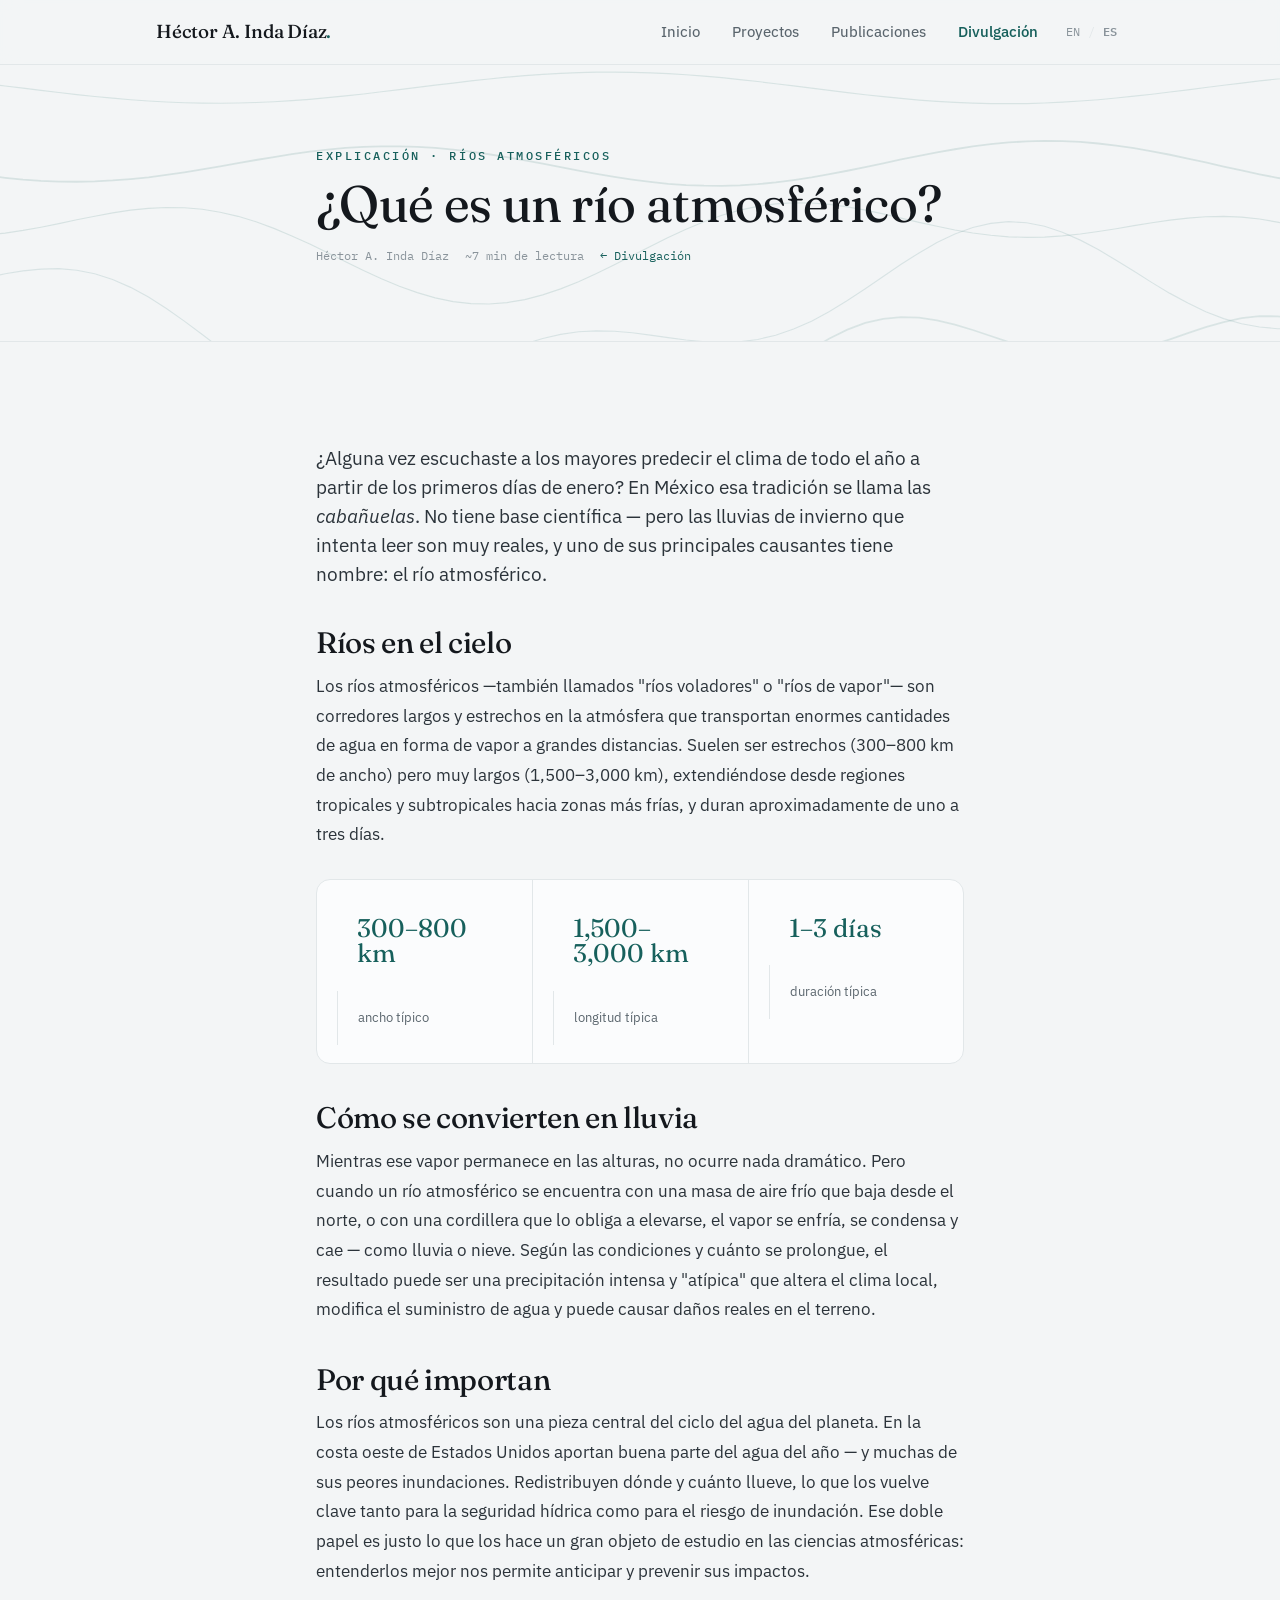
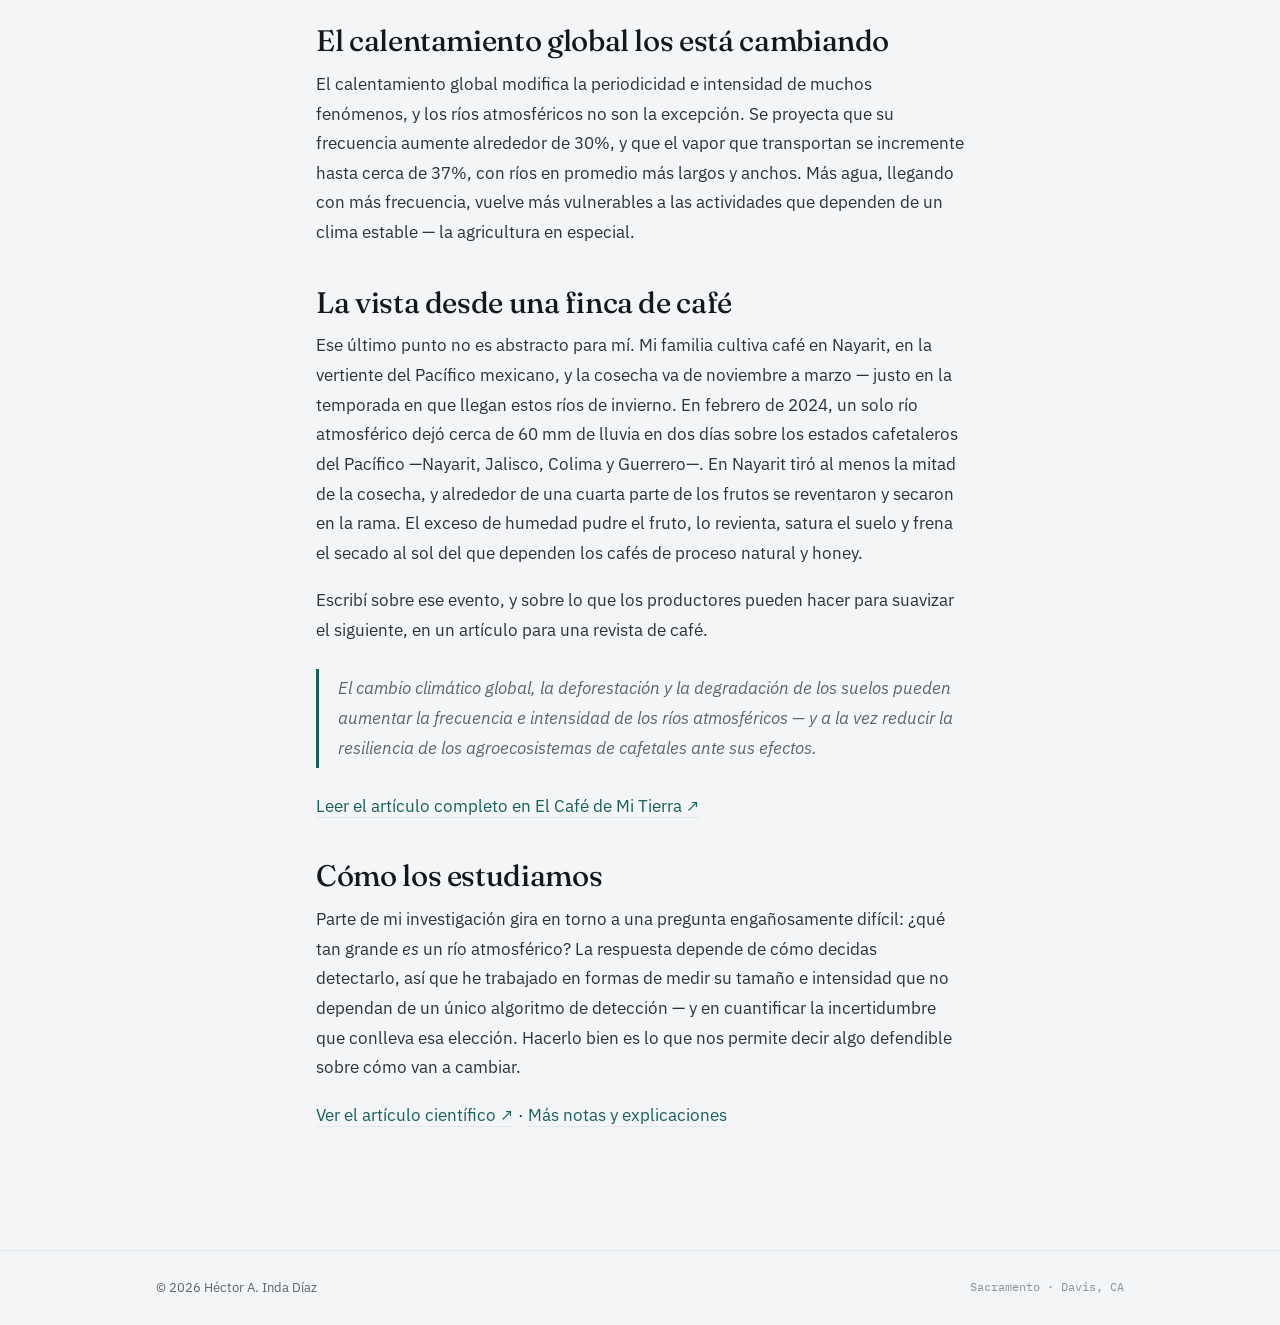
<file: es/rios-atmosfericos.html>
<!DOCTYPE html>
<html lang="es">
<head>
<meta charset="utf-8">
<meta name="viewport" content="width=device-width, initial-scale=1">
<title>¿Qué es un río atmosférico? — Héctor A. Inda Díaz</title>
<meta name="description" content="Una explicación accesible sobre los ríos atmosféricos: qué son, por qué importan, cómo los cambia el clima y qué significan para la cosecha de café.">
<link rel="icon" href="../assets/favicon.png">
<link rel="alternate" hreflang="en" href="https://hectorindadiaz.com/atmospheric-rivers.html">
<link rel="alternate" hreflang="es" href="https://hectorindadiaz.com/es/rios-atmosfericos.html">
<link rel="preconnect" href="https://fonts.googleapis.com">
<link rel="preconnect" href="https://fonts.gstatic.com" crossorigin>
<link href="https://fonts.googleapis.com/css2?family=Fraunces:opsz,wght@9..144,380;9..144,460;9..144,560&family=IBM+Plex+Mono:wght@400;500&family=IBM+Plex+Sans:wght@400;450;500;600&display=swap" rel="stylesheet">
<script>document.documentElement.classList.add('js');</script>
<link rel="stylesheet" href="../styles.css">
</head>
<body>
<a class="skip" href="#main">Saltar al contenido</a>

<header class="nav">
  <div class="nav-in">
    <a class="brand" href="index.html">Héctor A. Inda Díaz<span class="dot">.</span></a>
    <div class="nav-right">
      <nav><ul class="nav-links" id="navlinks">
      <li><a href="index.html">Inicio</a></li>
      <li><a href="work.html">Proyectos</a></li>
      <li><a href="publications.html">Publicaciones</a></li>
      <li><a href="writing.html" class="active">Divulgación</a></li>
      </ul></nav>
      <div class="lang" aria-label="Language"><a href="../atmospheric-rivers.html">EN</a><span class="sep">/</span><span class="cur">ES</span></div>
      <button class="nav-toggle" aria-label="Menu" aria-expanded="false" aria-controls="navlinks"><span></span></button>
    </div>
  </div>
</header>

<main id="main">
  <section class="hero article" style="border-bottom:1px solid var(--mist)">
    <svg class="hero-contours js-contours" data-stroke="#17605c" data-opacity="0.13" data-lines="14" aria-hidden="true"></svg>
    <div class="wrap" style="position:relative;z-index:2;padding-block:clamp(44px,7vw,76px)">
      <span class="eyebrow">Explicación · Ríos atmosféricos</span>
      <h1 style="margin:.5rem 0 .6rem;font-size:clamp(2.1rem,4.6vw,3.2rem)">¿Qué es un río atmosférico?</h1>
      <div class="article-meta"><span>Héctor A. Inda Díaz</span><span>~7 min de lectura</span><span><a href="writing.html" style="color:var(--current);text-decoration:none">← Divulgación</a></span></div>
    </div>
  </section>

  <section class="section article">
    <div class="wrap prose">
      <p class="lead" style="font-size:1.2rem;color:#2b333a">¿Alguna vez escuchaste a los mayores predecir el clima de todo el año a partir de los primeros días de enero? En México esa tradición se llama las <em>cabañuelas</em>. No tiene base científica — pero las lluvias de invierno que intenta leer son muy reales, y uno de sus principales causantes tiene nombre: el río atmosférico.</p>

      <h2>Ríos en el cielo</h2>
      <p>Los ríos atmosféricos —también llamados "ríos voladores" o "ríos de vapor"— son corredores largos y estrechos en la atmósfera que transportan enormes cantidades de agua en forma de vapor a grandes distancias. Suelen ser estrechos (300–800 km de ancho) pero muy largos (1,500–3,000 km), extendiéndose desde regiones tropicales y subtropicales hacia zonas más frías, y duran aproximadamente de uno a tres días.</p>

      <div class="keyfacts">
        <div><div class="n">300–800 km</div><div class="l">ancho típico</div></div>
        <div><div class="n">1,500–3,000 km</div><div class="l">longitud típica</div></div>
        <div><div class="n">1–3 días</div><div class="l">duración típica</div></div>
      </div>

      <h2>Cómo se convierten en lluvia</h2>
      <p>Mientras ese vapor permanece en las alturas, no ocurre nada dramático. Pero cuando un río atmosférico se encuentra con una masa de aire frío que baja desde el norte, o con una cordillera que lo obliga a elevarse, el vapor se enfría, se condensa y cae — como lluvia o nieve. Según las condiciones y cuánto se prolongue, el resultado puede ser una precipitación intensa y "atípica" que altera el clima local, modifica el suministro de agua y puede causar daños reales en el terreno.</p>

      <h2>Por qué importan</h2>
      <p>Los ríos atmosféricos son una pieza central del ciclo del agua del planeta. En la costa oeste de Estados Unidos aportan buena parte del agua del año — y muchas de sus peores inundaciones. Redistribuyen dónde y cuánto llueve, lo que los vuelve clave tanto para la seguridad hídrica como para el riesgo de inundación. Ese doble papel es justo lo que los hace un gran objeto de estudio en las ciencias atmosféricas: entenderlos mejor nos permite anticipar y prevenir sus impactos.</p>

      <h2>El calentamiento global los está cambiando</h2>
      <p>El calentamiento global modifica la periodicidad e intensidad de muchos fenómenos, y los ríos atmosféricos no son la excepción. Se proyecta que su frecuencia aumente alrededor de 30%, y que el vapor que transportan se incremente hasta cerca de 37%, con ríos en promedio más largos y anchos. Más agua, llegando con más frecuencia, vuelve más vulnerables a las actividades que dependen de un clima estable — la agricultura en especial.</p>

      <h2>La vista desde una finca de café</h2>
      <p>Ese último punto no es abstracto para mí. Mi familia cultiva café en Nayarit, en la vertiente del Pacífico mexicano, y la cosecha va de noviembre a marzo — justo en la temporada en que llegan estos ríos de invierno. En febrero de 2024, un solo río atmosférico dejó cerca de 60 mm de lluvia en dos días sobre los estados cafetaleros del Pacífico —Nayarit, Jalisco, Colima y Guerrero—. En Nayarit tiró al menos la mitad de la cosecha, y alrededor de una cuarta parte de los frutos se reventaron y secaron en la rama. El exceso de humedad pudre el fruto, lo revienta, satura el suelo y frena el secado al sol del que dependen los cafés de proceso natural y honey.</p>
      <p>Escribí sobre ese evento, y sobre lo que los productores pueden hacer para suavizar el siguiente, en un artículo para una revista de café.</p>
      <blockquote>El cambio climático global, la deforestación y la degradación de los suelos pueden aumentar la frecuencia e intensidad de los ríos atmosféricos — y a la vez reducir la resiliencia de los agroecosistemas de cafetales ante sus efectos.</blockquote>
      <p><a href="https://elcafedemitierra.com/rios-atmosfericos-cabanuelas-o-perjuicios-a-la-cosecha-de-cafe.html" target="_blank" rel="noopener">Leer el artículo completo en El Café de Mi Tierra ↗</a></p>

      <h2>Cómo los estudiamos</h2>
      <p>Parte de mi investigación gira en torno a una pregunta engañosamente difícil: ¿qué tan grande <em>es</em> un río atmosférico? La respuesta depende de cómo decidas detectarlo, así que he trabajado en formas de medir su tamaño e intensidad que no dependan de un único algoritmo de detección — y en cuantificar la incertidumbre que conlleva esa elección. Hacerlo bien es lo que nos permite decir algo defendible sobre cómo van a cambiar.</p>
      <p><a href="https://doi.org/10.1029/2020JD033746" target="_blank" rel="noopener">Ver el artículo científico ↗</a> · <a href="writing.html">Más notas y explicaciones</a></p>
    </div>
  </section>
</main>

<footer class="foot">
  <div class="wrap foot-in">
    <span>© <span data-year>2026</span> Héctor A. Inda Díaz</span>
    <span class="mono">Sacramento · Davis, CA</span>
  </div>
</footer>
<script src="../script.js"></script>
</body>
</html>
</file>
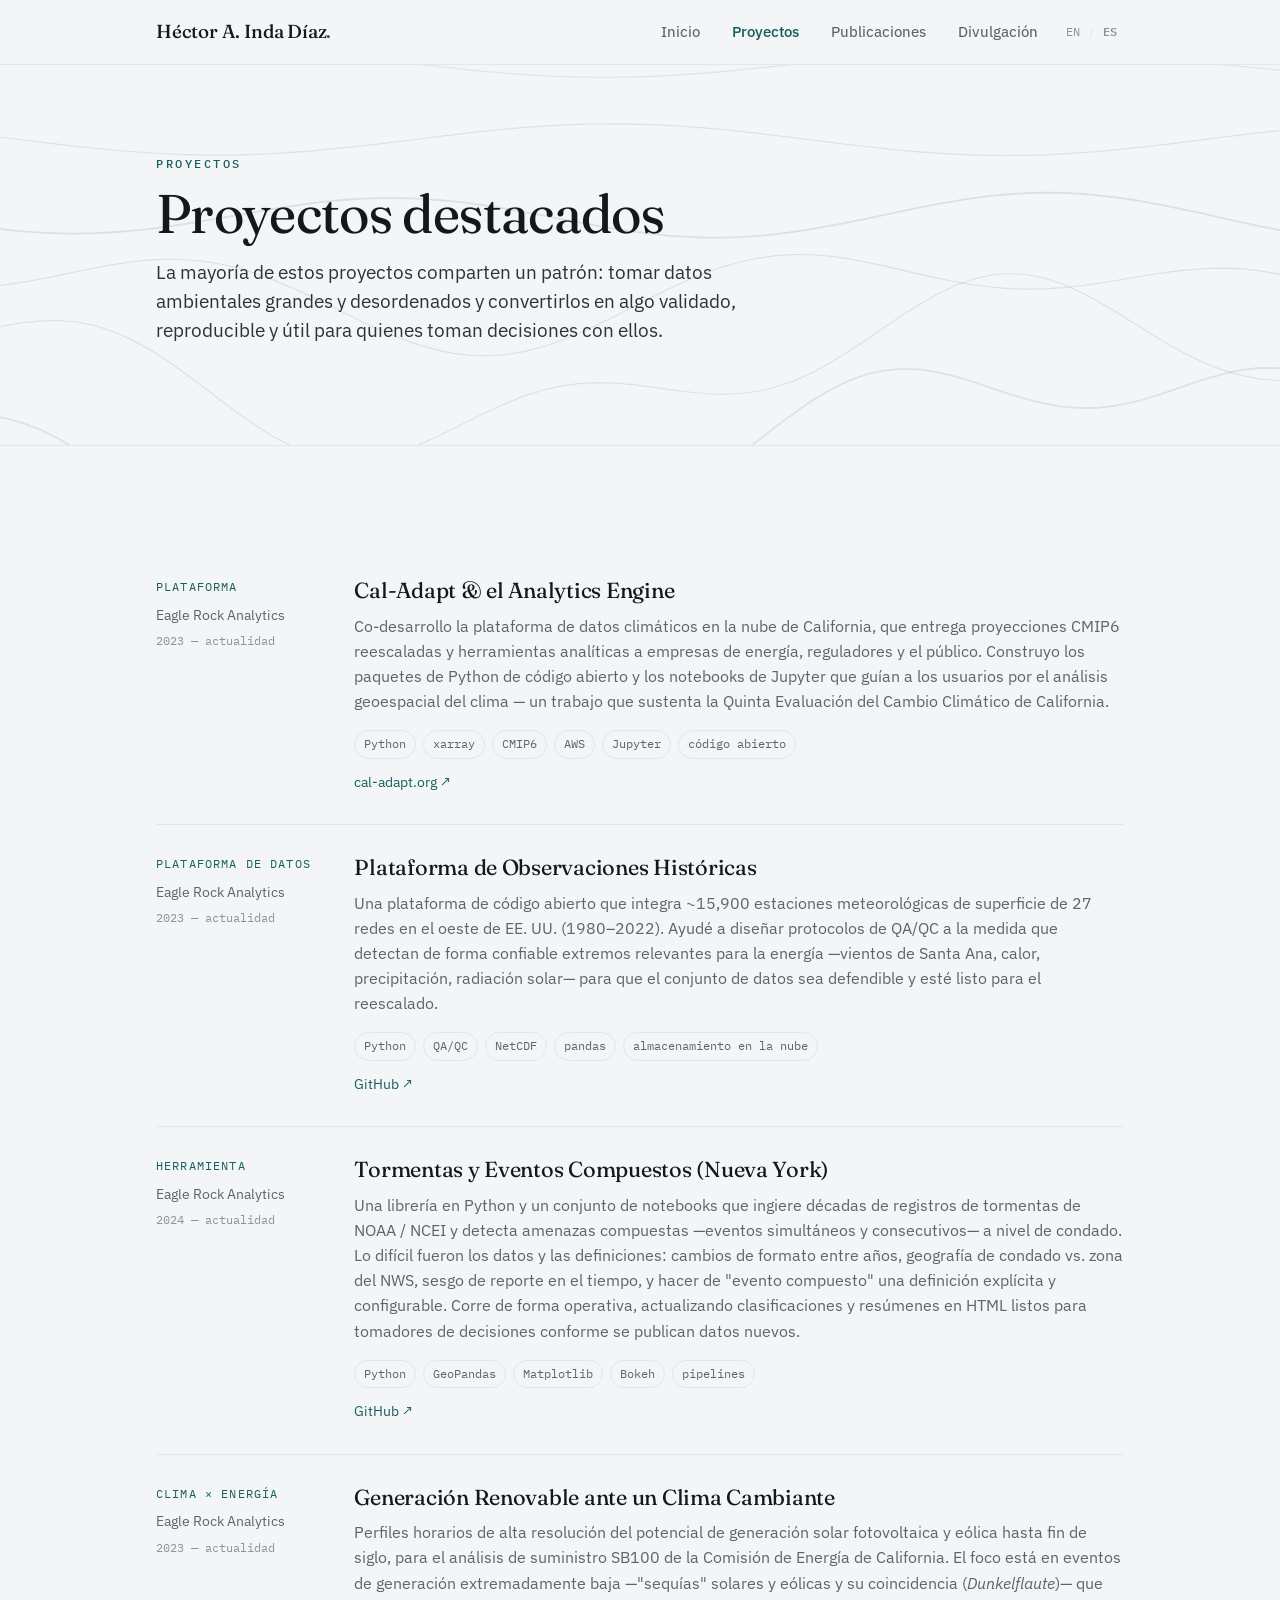
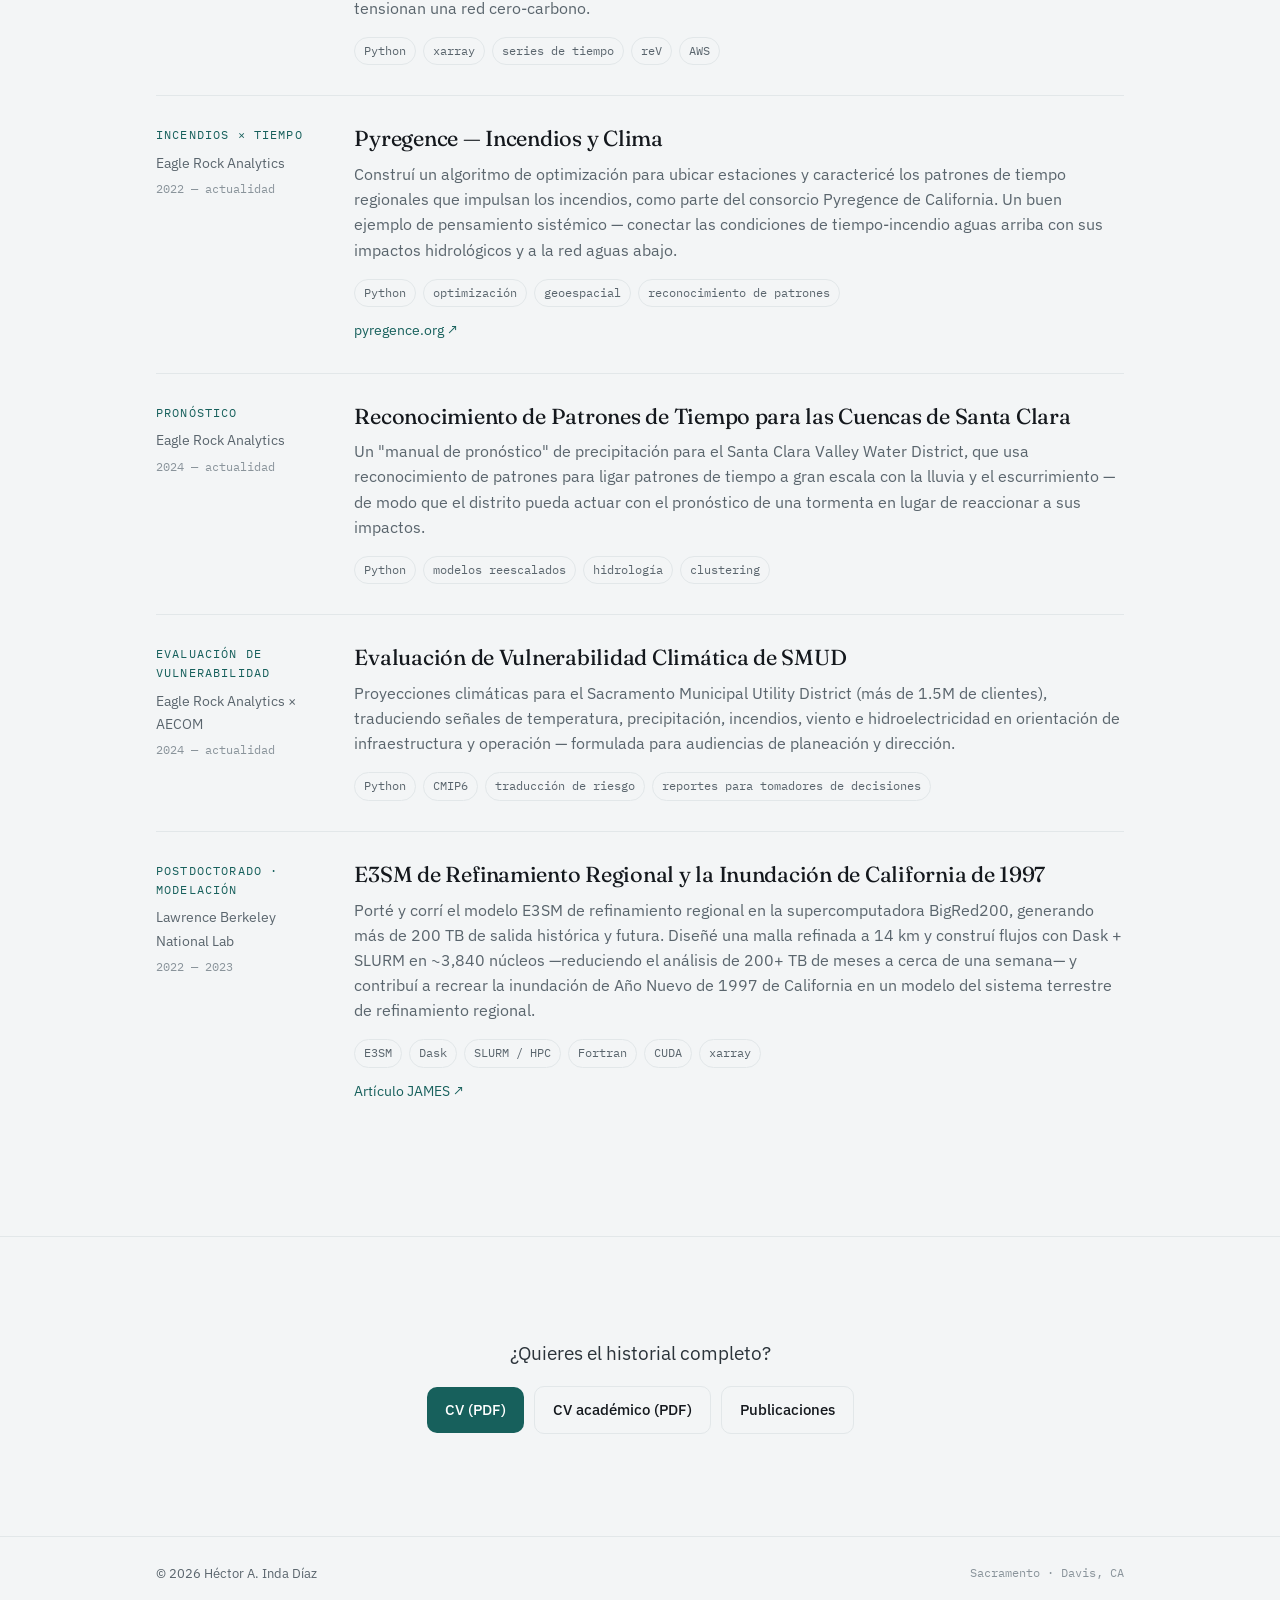
<file: es/work.html>
<!DOCTYPE html>
<html lang="es">
<head>
<meta charset="utf-8">
<meta name="viewport" content="width=device-width, initial-scale=1">
<title>Proyectos — Héctor A. Inda Díaz</title>
<meta name="description" content="Proyectos en plataformas de datos de clima y tiempo, análisis multiamenaza y modelación numérica.">
<link rel="icon" href="../assets/favicon.png">
<link rel="alternate" hreflang="en" href="https://hectorindadiaz.com/work.html">
<link rel="alternate" hreflang="es" href="https://hectorindadiaz.com/es/work.html">
<link rel="preconnect" href="https://fonts.googleapis.com">
<link rel="preconnect" href="https://fonts.gstatic.com" crossorigin>
<link href="https://fonts.googleapis.com/css2?family=Fraunces:opsz,wght@9..144,380;9..144,460;9..144,560&family=IBM+Plex+Mono:wght@400;500&family=IBM+Plex+Sans:wght@400;450;500;600&display=swap" rel="stylesheet">
<script>document.documentElement.classList.add('js');</script>
<link rel="stylesheet" href="../styles.css">
</head>
<body>
<a class="skip" href="#main">Saltar al contenido</a>

<header class="nav">
  <div class="nav-in">
    <a class="brand" href="index.html">Héctor A. Inda Díaz<span class="dot">.</span></a>
    <div class="nav-right">
      <nav><ul class="nav-links" id="navlinks">
      <li><a href="index.html">Inicio</a></li>
      <li><a href="work.html" class="active">Proyectos</a></li>
      <li><a href="publications.html">Publicaciones</a></li>
      <li><a href="writing.html">Divulgación</a></li>
      </ul></nav>
      <div class="lang" aria-label="Language"><a href="../work.html">EN</a><span class="sep">/</span><span class="cur">ES</span></div>
      <button class="nav-toggle" aria-label="Menu" aria-expanded="false" aria-controls="navlinks"><span></span></button>
    </div>
  </div>
</header>

<main id="main">
  <section class="hero" style="border-bottom:1px solid var(--mist)">
    <svg class="hero-contours js-contours" data-stroke="#17605c" data-opacity="0.13" data-lines="14" aria-hidden="true"></svg>
    <div class="wrap" style="position:relative;z-index:2;padding-block:clamp(48px,8vw,84px)">
      <span class="eyebrow">Proyectos</span>
      <h1 style="margin:.5rem 0 1rem;font-size:clamp(2.2rem,5vw,3.4rem)">Proyectos destacados</h1>
      <p class="lead" style="max-width:54ch">La mayoría de estos proyectos comparten un patrón: tomar datos ambientales grandes y desordenados y convertirlos en algo validado, reproducible y útil para quienes toman decisiones con ellos.</p>
    </div>
  </section>

  <section class="section">
    <div class="wrap">
      <article class="work-entry reveal" id="cal-adapt">
        <div class="meta"><div class="role">Plataforma</div><div class="org">Eagle Rock Analytics</div><div class="yr">2023 — actualidad</div></div>
        <div class="body"><h3>Cal-Adapt &amp; el Analytics Engine</h3><p>Co-desarrollo la plataforma de datos climáticos en la nube de California, que entrega proyecciones CMIP6 reescaladas y herramientas analíticas a empresas de energía, reguladores y el público. Construyo los paquetes de Python de código abierto y los notebooks de Jupyter que guían a los usuarios por el análisis geoespacial del clima — un trabajo que sustenta la Quinta Evaluación del Cambio Climático de California.</p><div class="chips"><span class="chip">Python</span><span class="chip">xarray</span><span class="chip">CMIP6</span><span class="chip">AWS</span><span class="chip">Jupyter</span><span class="chip">código abierto</span></div><div class="links"><a href="https://cal-adapt.org/" target="_blank" rel="noopener">cal-adapt.org ↗</a></div></div>
      </article>

      <article class="work-entry reveal" id="hist-obs">
        <div class="meta"><div class="role">Plataforma de datos</div><div class="org">Eagle Rock Analytics</div><div class="yr">2023 — actualidad</div></div>
        <div class="body"><h3>Plataforma de Observaciones Históricas</h3><p>Una plataforma de código abierto que integra ~15,900 estaciones meteorológicas de superficie de 27 redes en el oeste de EE. UU. (1980–2022). Ayudé a diseñar protocolos de QA/QC a la medida que detectan de forma confiable extremos relevantes para la energía —vientos de Santa Ana, calor, precipitación, radiación solar— para que el conjunto de datos sea defendible y esté listo para el reescalado.</p><div class="chips"><span class="chip">Python</span><span class="chip">QA/QC</span><span class="chip">NetCDF</span><span class="chip">pandas</span><span class="chip">almacenamiento en la nube</span></div><div class="links"><a href="https://github.com/Eagle-Rock-Analytics/historical-obs-platform" target="_blank" rel="noopener">GitHub ↗</a></div></div>
      </article>

      <article class="work-entry reveal" id="nyserda">
        <div class="meta"><div class="role">Herramienta</div><div class="org">Eagle Rock Analytics</div><div class="yr">2024 — actualidad</div></div>
        <div class="body"><h3>Tormentas y Eventos Compuestos (Nueva York)</h3><p>Una librería en Python y un conjunto de notebooks que ingiere décadas de registros de tormentas de NOAA / NCEI y detecta amenazas compuestas —eventos simultáneos y consecutivos— a nivel de condado. Lo difícil fueron los datos y las definiciones: cambios de formato entre años, geografía de condado vs. zona del NWS, sesgo de reporte en el tiempo, y hacer de "evento compuesto" una definición explícita y configurable. Corre de forma operativa, actualizando clasificaciones y resúmenes en HTML listos para tomadores de decisiones conforme se publican datos nuevos.</p><div class="chips"><span class="chip">Python</span><span class="chip">GeoPandas</span><span class="chip">Matplotlib</span><span class="chip">Bokeh</span><span class="chip">pipelines</span></div><div class="links"><a href="https://github.com/Eagle-Rock-Analytics/nyserda" target="_blank" rel="noopener">GitHub ↗</a></div></div>
      </article>

      <article class="work-entry reveal" id="renewables">
        <div class="meta"><div class="role">Clima × energía</div><div class="org">Eagle Rock Analytics</div><div class="yr">2023 — actualidad</div></div>
        <div class="body"><h3>Generación Renovable ante un Clima Cambiante</h3><p>Perfiles horarios de alta resolución del potencial de generación solar fotovoltaica y eólica hasta fin de siglo, para el análisis de suministro SB100 de la Comisión de Energía de California. El foco está en eventos de generación extremadamente baja —"sequías" solares y eólicas y su coincidencia (<em>Dunkelflaute</em>)— que tensionan una red cero-carbono.</p><div class="chips"><span class="chip">Python</span><span class="chip">xarray</span><span class="chip">series de tiempo</span><span class="chip">reV</span><span class="chip">AWS</span></div></div>
      </article>

      <article class="work-entry reveal" id="pyregence">
        <div class="meta"><div class="role">Incendios × tiempo</div><div class="org">Eagle Rock Analytics</div><div class="yr">2022 — actualidad</div></div>
        <div class="body"><h3>Pyregence — Incendios y Clima</h3><p>Construí un algoritmo de optimización para ubicar estaciones y caractericé los patrones de tiempo regionales que impulsan los incendios, como parte del consorcio Pyregence de California. Un buen ejemplo de pensamiento sistémico — conectar las condiciones de tiempo-incendio aguas arriba con sus impactos hidrológicos y a la red aguas abajo.</p><div class="chips"><span class="chip">Python</span><span class="chip">optimización</span><span class="chip">geoespacial</span><span class="chip">reconocimiento de patrones</span></div><div class="links"><a href="https://pyregence.org/" target="_blank" rel="noopener">pyregence.org ↗</a></div></div>
      </article>

      <article class="work-entry reveal" id="santa-clara">
        <div class="meta"><div class="role">Pronóstico</div><div class="org">Eagle Rock Analytics</div><div class="yr">2024 — actualidad</div></div>
        <div class="body"><h3>Reconocimiento de Patrones de Tiempo para las Cuencas de Santa Clara</h3><p>Un "manual de pronóstico" de precipitación para el Santa Clara Valley Water District, que usa reconocimiento de patrones para ligar patrones de tiempo a gran escala con la lluvia y el escurrimiento — de modo que el distrito pueda actuar con el pronóstico de una tormenta en lugar de reaccionar a sus impactos.</p><div class="chips"><span class="chip">Python</span><span class="chip">modelos reescalados</span><span class="chip">hidrología</span><span class="chip">clustering</span></div></div>
      </article>

      <article class="work-entry reveal" id="smud">
        <div class="meta"><div class="role">Evaluación de vulnerabilidad</div><div class="org">Eagle Rock Analytics × AECOM</div><div class="yr">2024 — actualidad</div></div>
        <div class="body"><h3>Evaluación de Vulnerabilidad Climática de SMUD</h3><p>Proyecciones climáticas para el Sacramento Municipal Utility District (más de 1.5M de clientes), traduciendo señales de temperatura, precipitación, incendios, viento e hidroelectricidad en orientación de infraestructura y operación — formulada para audiencias de planeación y dirección.</p><div class="chips"><span class="chip">Python</span><span class="chip">CMIP6</span><span class="chip">traducción de riesgo</span><span class="chip">reportes para tomadores de decisiones</span></div></div>
      </article>

      <article class="work-entry reveal" id="rrm-e3sm">
        <div class="meta"><div class="role">Postdoctorado · modelación</div><div class="org">Lawrence Berkeley National Lab</div><div class="yr">2022 — 2023</div></div>
        <div class="body"><h3>E3SM de Refinamiento Regional y la Inundación de California de 1997</h3><p>Porté y corrí el modelo E3SM de refinamiento regional en la supercomputadora BigRed200, generando más de 200 TB de salida histórica y futura. Diseñé una malla refinada a 14 km y construí flujos con Dask + SLURM en ~3,840 núcleos —reduciendo el análisis de 200+ TB de meses a cerca de una semana— y contribuí a recrear la inundación de Año Nuevo de 1997 de California en un modelo del sistema terrestre de refinamiento regional.</p><div class="chips"><span class="chip">E3SM</span><span class="chip">Dask</span><span class="chip">SLURM / HPC</span><span class="chip">Fortran</span><span class="chip">CUDA</span><span class="chip">xarray</span></div><div class="links"><a href="https://agupubs.onlinelibrary.wiley.com/doi/full/10.1029/2023MS003793" target="_blank" rel="noopener">Artículo JAMES ↗</a></div></div>
      </article>
    </div>
  </section>

  <section class="section" style="text-align:center">
    <div class="wrap">
      <p class="lead reveal" style="max-width:38ch;margin-inline:auto">¿Quieres el historial completo?</p>
      <div class="actions reveal" style="justify-content:center;margin-top:18px"><a class="btn btn-primary" href="../assets/Resume_IndaDiaz.pdf" target="_blank" rel="noopener">CV (PDF)</a><a class="btn btn-ghost" href="../assets/CV_IndaDiaz.pdf" target="_blank" rel="noopener">CV académico (PDF)</a><a class="btn btn-ghost" href="publications.html">Publicaciones</a></div>
    </div>
  </section>
</main>

<footer class="foot">
  <div class="wrap foot-in">
    <span>© <span data-year>2026</span> Héctor A. Inda Díaz</span>
    <span class="mono">Sacramento · Davis, CA</span>
  </div>
</footer>
<script src="../script.js"></script>
</body>
</html>
</file>
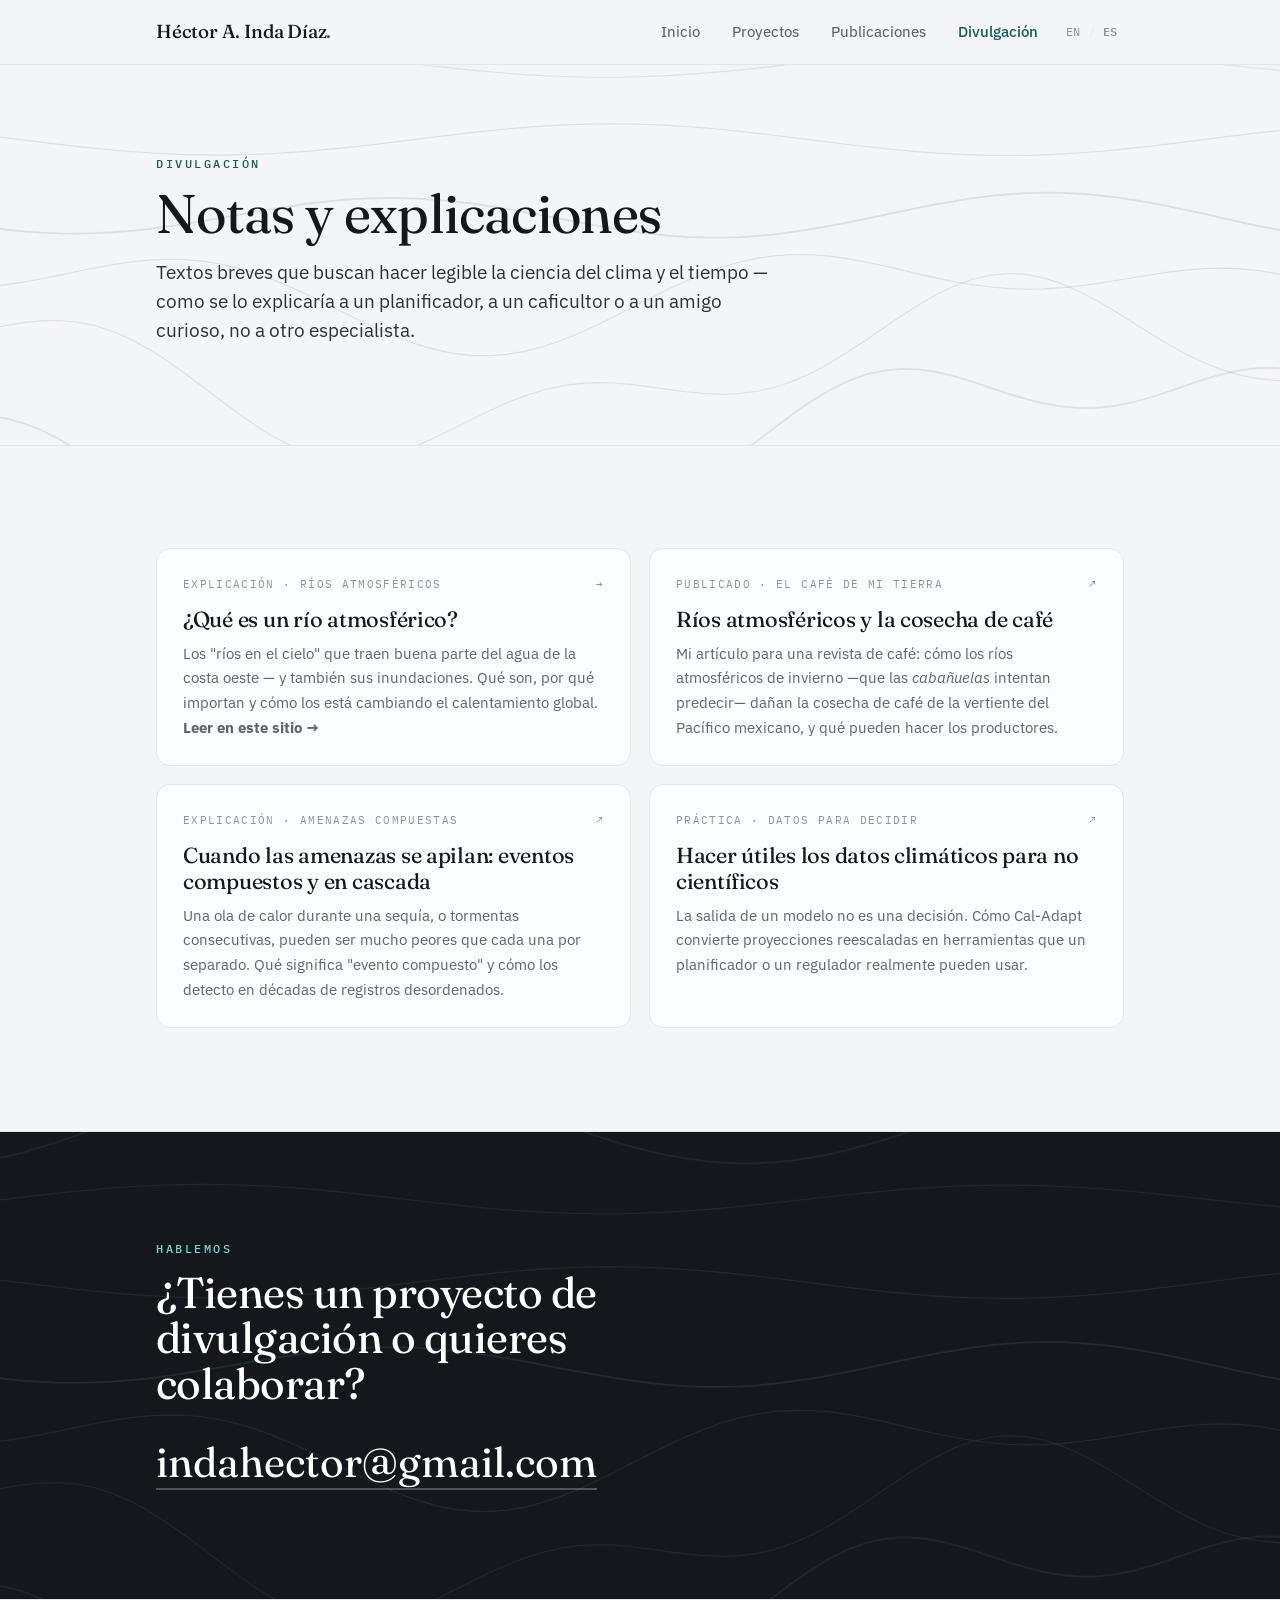
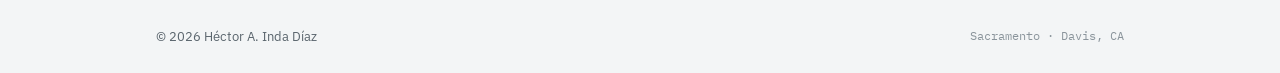
<file: es/writing.html>
<!DOCTYPE html>
<html lang="es">
<head>
<meta charset="utf-8">
<meta name="viewport" content="width=device-width, initial-scale=1">
<title>Divulgación — Héctor A. Inda Díaz</title>
<meta name="description" content="Notas y explicaciones sobre ríos atmosféricos, amenazas compuestas y datos climáticos útiles.">
<link rel="icon" href="../assets/favicon.png">
<link rel="alternate" hreflang="en" href="https://hectorindadiaz.com/writing.html">
<link rel="alternate" hreflang="es" href="https://hectorindadiaz.com/es/writing.html">
<link rel="preconnect" href="https://fonts.googleapis.com">
<link rel="preconnect" href="https://fonts.gstatic.com" crossorigin>
<link href="https://fonts.googleapis.com/css2?family=Fraunces:opsz,wght@9..144,380;9..144,460;9..144,560&family=IBM+Plex+Mono:wght@400;500&family=IBM+Plex+Sans:wght@400;450;500;600&display=swap" rel="stylesheet">
<script>document.documentElement.classList.add('js');</script>
<link rel="stylesheet" href="../styles.css">
</head>
<body>
<a class="skip" href="#main">Saltar al contenido</a>

<header class="nav">
  <div class="nav-in">
    <a class="brand" href="index.html">Héctor A. Inda Díaz<span class="dot">.</span></a>
    <div class="nav-right">
      <nav><ul class="nav-links" id="navlinks">
      <li><a href="index.html">Inicio</a></li>
      <li><a href="work.html">Proyectos</a></li>
      <li><a href="publications.html">Publicaciones</a></li>
      <li><a href="writing.html" class="active">Divulgación</a></li>
      </ul></nav>
      <div class="lang" aria-label="Language"><a href="../writing.html">EN</a><span class="sep">/</span><span class="cur">ES</span></div>
      <button class="nav-toggle" aria-label="Menu" aria-expanded="false" aria-controls="navlinks"><span></span></button>
    </div>
  </div>
</header>

<main id="main">
  <section class="hero" style="border-bottom:1px solid var(--mist)">
    <svg class="hero-contours js-contours" data-stroke="#17605c" data-opacity="0.13" data-lines="14" aria-hidden="true"></svg>
    <div class="wrap" style="position:relative;z-index:2;padding-block:clamp(48px,8vw,84px)">
      <span class="eyebrow">Divulgación</span>
      <h1 style="margin:.5rem 0 1rem;font-size:clamp(2.2rem,5vw,3.4rem)">Notas y explicaciones</h1>
      <p class="lead" style="max-width:56ch">Textos breves que buscan hacer legible la ciencia del clima y el tiempo — como se lo explicaría a un planificador, a un caficultor o a un amigo curioso, no a otro especialista.</p>
    </div>
  </section>

  <section class="section">
    <div class="wrap">
      <div class="grid cols-2">
        <a class="note-card reveal" href="rios-atmosfericos.html">
          <div class="k"><span>Explicación · Ríos atmosféricos</span><span>→</span></div>
          <h3>¿Qué es un río atmosférico?</h3>
          <p>Los "ríos en el cielo" que traen buena parte del agua de la costa oeste — y también sus inundaciones. Qué son, por qué importan y cómo los está cambiando el calentamiento global. <strong>Leer en este sitio →</strong></p>
        </a>
        <a class="note-card reveal" href="https://elcafedemitierra.com/rios-atmosfericos-cabanuelas-o-perjuicios-a-la-cosecha-de-cafe.html" target="_blank" rel="noopener">
          <div class="k"><span>Publicado · El Café de Mi Tierra</span><span>↗</span></div>
          <h3>Ríos atmosféricos y la cosecha de café</h3>
          <p>Mi artículo para una revista de café: cómo los ríos atmosféricos de invierno —que las <em>cabañuelas</em> intentan predecir— dañan la cosecha de café de la vertiente del Pacífico mexicano, y qué pueden hacer los productores.</p>
        </a>
        <a class="note-card reveal" href="https://github.com/Eagle-Rock-Analytics/nyserda" target="_blank" rel="noopener">
          <div class="k"><span>Explicación · Amenazas compuestas</span><span>↗</span></div>
          <h3>Cuando las amenazas se apilan: eventos compuestos y en cascada</h3>
          <p>Una ola de calor durante una sequía, o tormentas consecutivas, pueden ser mucho peores que cada una por separado. Qué significa "evento compuesto" y cómo los detecto en décadas de registros desordenados.</p>
        </a>
        <a class="note-card reveal" href="https://cal-adapt.org/" target="_blank" rel="noopener">
          <div class="k"><span>Práctica · Datos para decidir</span><span>↗</span></div>
          <h3>Hacer útiles los datos climáticos para no científicos</h3>
          <p>La salida de un modelo no es una decisión. Cómo Cal-Adapt convierte proyecciones reescaladas en herramientas que un planificador o un regulador realmente pueden usar.</p>
        </a>
      </div>
    </div>
  </section>

  <section class="section contact">
    <svg class="hero-contours js-contours" data-stroke="#7fd0c9" data-opacity="0.10" data-lines="13" aria-hidden="true"></svg>
    <div class="wrap" style="position:relative;z-index:2">
      <span class="eyebrow">Hablemos</span>
      <h2 style="margin:.5rem 0 1.4rem;max-width:22ch">¿Tienes un proyecto de divulgación o quieres colaborar?</h2>
      <a class="maillink" href="mailto:indahector@gmail.com">indahector@gmail.com</a>
    </div>
  </section>
</main>

<footer class="foot">
  <div class="wrap foot-in">
    <span>© <span data-year>2026</span> Héctor A. Inda Díaz</span>
    <span class="mono">Sacramento · Davis, CA</span>
  </div>
</footer>
<script src="../script.js"></script>
</body>
</html>
</file>
<file: styles.css>
/* =========================================================================
   Héctor Inda Díaz — personal site
   Design: minimal/elegant, atmospheric. Signature = contour isolines.
   Type: Fraunces (display) · IBM Plex Sans (body) · IBM Plex Mono (labels)
   ========================================================================= */

:root{
  --ink:#14181d;
  --haze:#f3f5f6;        /* cool off-white page bg */
  --paper:#fbfcfd;       /* cards */
  --mist:#e2e7e9;        /* hairlines / fills */
  --slate:#5a656d;       /* secondary text */
  --slate-soft:#8a949b;  /* tertiary */
  --current:#17605c;     /* deep teal accent */
  --current-deep:#0d423f;
  --current-wash:#e8efee;

  --maxw:1080px;
  --gutter:clamp(20px, 5vw, 56px);

  --serif:"Fraunces", Georgia, "Times New Roman", serif;
  --sans:"IBM Plex Sans", system-ui, -apple-system, Segoe UI, Roboto, sans-serif;
  --mono:"IBM Plex Mono", ui-monospace, SFMono-Regular, Menlo, monospace;

  --r:14px;
  --ease:cubic-bezier(.22,.61,.36,1);
}

*,*::before,*::after{box-sizing:border-box}
html{-webkit-text-size-adjust:100%}
body{
  margin:0;
  background:var(--haze);
  color:var(--ink);
  font-family:var(--sans);
  font-size:clamp(15px,1.02vw + 12px,17px);
  line-height:1.62;
  font-feature-settings:"kern","liga";
  -webkit-font-smoothing:antialiased;
  text-rendering:optimizeLegibility;
}
img{max-width:100%;display:block}
a{color:inherit}

/* ---------- type ---------- */
h1,h2,h3{font-family:var(--serif);font-weight:430;line-height:1.06;letter-spacing:-.012em;margin:0}
h1{font-size:clamp(2.6rem,6.2vw,4.5rem)}
h2{font-size:clamp(1.9rem,3.6vw,2.7rem)}
h3{font-size:clamp(1.18rem,1.7vw,1.42rem);line-height:1.18}
p{margin:0 0 1rem}
.lead{font-size:clamp(1.12rem,1.5vw,1.4rem);line-height:1.5;color:#2b333a;max-width:34ch}

.eyebrow{
  font-family:var(--mono);
  font-size:.72rem;letter-spacing:.22em;text-transform:uppercase;
  color:var(--current);font-weight:500;
}
.mono{font-family:var(--mono)}

/* ---------- layout ---------- */
.wrap{max-width:var(--maxw);margin-inline:auto;padding-inline:var(--gutter)}
.section{padding-block:clamp(56px,8vw,108px);position:relative}
.section + .section{border-top:1px solid var(--mist)}

.sec-head{display:flex;align-items:baseline;gap:18px;margin-bottom:40px}
.sec-head .idx{font-family:var(--mono);font-size:.78rem;color:var(--slate-soft);letter-spacing:.1em;padding-top:.4em}
.sec-head h2{flex:1}

/* ---------- skip link + focus ---------- */
.skip{position:absolute;left:-9999px;top:0;background:var(--ink);color:#fff;padding:10px 16px;border-radius:0 0 8px 0;z-index:200}
.skip:focus{left:0}
a:focus-visible,button:focus-visible{outline:2.5px solid var(--current);outline-offset:3px;border-radius:3px}

/* ---------- nav ---------- */
.nav{position:sticky;top:0;z-index:100;background:color-mix(in srgb,var(--haze) 86%,transparent);backdrop-filter:blur(10px);border-bottom:1px solid var(--mist)}
.nav-in{display:flex;align-items:center;justify-content:space-between;height:64px;max-width:var(--maxw);margin-inline:auto;padding-inline:var(--gutter)}
.brand{font-family:var(--serif);font-size:1.18rem;letter-spacing:-.01em;text-decoration:none;font-weight:480}
.brand .dot{color:var(--current)}
.nav-links{display:flex;gap:6px;align-items:center;list-style:none;margin:0;padding:0}
.nav-links a{
  text-decoration:none;font-size:.92rem;color:var(--slate);
  padding:8px 13px;border-radius:8px;transition:color .2s,background .2s;
  font-weight:450;
}
.nav-links a:hover{color:var(--ink);background:var(--current-wash)}
.nav-links a.active{color:var(--current);font-weight:520}
.nav-toggle{display:none;background:none;border:1px solid var(--mist);border-radius:9px;width:42px;height:38px;cursor:pointer;align-items:center;justify-content:center}
.nav-toggle span{display:block;width:18px;height:1.6px;background:var(--ink);position:relative}
.nav-toggle span::before,.nav-toggle span::after{content:"";position:absolute;left:0;width:18px;height:1.6px;background:var(--ink)}
.nav-toggle span::before{top:-6px}.nav-toggle span::after{top:6px}

/* ---------- hero ---------- */
.hero{position:relative;overflow:clip;border-bottom:1px solid var(--mist)}
.hero-contours{position:absolute;inset:0;width:100%;height:100%;z-index:0;pointer-events:none}
.hero-in{position:relative;z-index:2;display:grid;grid-template-columns:1.15fr .85fr;gap:clamp(28px,5vw,72px);align-items:center;
  padding-block:clamp(54px,9vw,104px)}
.hero-copy{max-width:38ch}
.hero-copy h1{margin:.5rem 0 1.2rem}
.hero-meta{display:flex;flex-wrap:wrap;gap:8px 18px;font-family:var(--mono);font-size:.78rem;color:var(--slate);margin:1.4rem 0 1.8rem}
.hero-meta span{display:inline-flex;align-items:center;gap:7px}
.hero-meta span::before{content:"";width:5px;height:5px;border-radius:50%;background:var(--current)}

.actions{display:flex;flex-wrap:wrap;gap:10px;align-items:center}
.btn{display:inline-flex;align-items:center;gap:8px;text-decoration:none;font-size:.92rem;font-weight:500;
  padding:11px 18px;border-radius:10px;transition:transform .2s var(--ease),background .2s,border-color .2s,color .2s}
.btn-primary{background:var(--current);color:#fff}
.btn-primary:hover{background:var(--current-deep);transform:translateY(-1px)}
.btn-ghost{background:transparent;border:1px solid var(--mist);color:var(--ink)}
.btn-ghost:hover{border-color:var(--current);color:var(--current);transform:translateY(-1px)}

.iconrow{display:flex;gap:4px;margin-top:18px}
.iconrow a{display:inline-flex;align-items:center;justify-content:center;width:40px;height:40px;border-radius:9px;color:var(--slate);text-decoration:none;transition:color .2s,background .2s}
.iconrow a:hover{color:var(--current);background:var(--current-wash)}
.iconrow svg{width:19px;height:19px}

/* portrait */
.portrait{position:relative;justify-self:center}
.portrait-frame{position:relative;width:min(330px,80vw);aspect-ratio:4/5;border-radius:18px;overflow:hidden;
  box-shadow:0 1px 0 var(--mist),0 22px 50px -28px rgba(20,24,29,.5);background:var(--mist)}
.portrait-frame img{width:100%;height:100%;object-fit:cover}
.portrait .tag{position:absolute;left:14px;bottom:14px;z-index:3;background:color-mix(in srgb,var(--ink) 78%,transparent);
  color:#fff;font-family:var(--mono);font-size:.66rem;letter-spacing:.06em;padding:6px 10px;border-radius:7px;backdrop-filter:blur(4px)}

/* ---------- generic cards / grids ---------- */
.grid{display:grid;gap:18px}
.grid.cols-2{grid-template-columns:repeat(2,1fr)}
.grid.cols-3{grid-template-columns:repeat(3,1fr)}

.card{background:var(--paper);border:1px solid var(--mist);border-radius:var(--r);padding:24px 24px 22px;transition:border-color .25s,transform .25s var(--ease),box-shadow .25s}
.card:hover{border-color:#cdd6d8;transform:translateY(-2px);box-shadow:0 18px 40px -30px rgba(20,24,29,.5)}
.card .eyebrow{display:block;margin-bottom:12px}
.card h3{margin-bottom:8px}
.card p{color:var(--slate);font-size:.95rem;margin-bottom:0}

/* focus strip on home */
.focus-list{display:grid;grid-template-columns:repeat(3,1fr);gap:0;border:1px solid var(--mist);border-radius:var(--r);overflow:hidden;background:var(--paper)}
.focus-list div{padding:22px 22px}
.focus-list div + div{border-left:1px solid var(--mist)}
.focus-list .k{font-family:var(--mono);font-size:.7rem;letter-spacing:.14em;text-transform:uppercase;color:var(--slate-soft);margin-bottom:8px}
.focus-list .v{font-size:.98rem;color:var(--ink);line-height:1.4}

/* chips */
.chips{display:flex;flex-wrap:wrap;gap:7px;margin-top:14px}
.chip{font-family:var(--mono);font-size:.72rem;color:var(--slate);background:var(--haze);border:1px solid var(--mist);padding:4px 9px;border-radius:999px}

/* interests + education two-up */
.two-up{display:grid;grid-template-columns:1fr 1fr;gap:clamp(28px,5vw,64px)}
.deflist{margin:0}
.edu-item{display:flex;justify-content:space-between;gap:16px;padding:16px 0;border-top:1px solid var(--mist)}
.edu-item:first-child{border-top:none}
.edu-item .deg{font-weight:500}
.edu-item .org{color:var(--slate);font-size:.92rem;margin-top:2px}
.edu-item .yr{font-family:var(--mono);font-size:.8rem;color:var(--slate-soft);white-space:nowrap;padding-top:3px}

.tags{display:flex;flex-wrap:wrap;gap:8px}
.tag{font-size:.86rem;color:var(--current-deep);background:var(--current-wash);border-radius:999px;padding:6px 13px}

/* ---------- work entries ---------- */
.work-entry{display:grid;grid-template-columns:160px 1fr;gap:clamp(18px,3vw,40px);padding:30px 0;border-top:1px solid var(--mist)}
.work-entry:first-of-type{border-top:none}
.work-entry .meta .role{font-family:var(--mono);font-size:.72rem;letter-spacing:.1em;text-transform:uppercase;color:var(--current);margin-bottom:6px}
.work-entry .meta .org{font-size:.9rem;color:var(--slate)}
.work-entry .meta .yr{font-family:var(--mono);font-size:.78rem;color:var(--slate-soft);margin-top:4px}
.work-entry h3{margin-bottom:10px}
.work-entry .body p{color:var(--slate);font-size:.97rem}
.work-entry .links{display:flex;gap:16px;margin-top:12px;flex-wrap:wrap}
.work-entry .links a{font-size:.86rem;color:var(--current);text-decoration:none;border-bottom:1px solid transparent;transition:border-color .2s}
.work-entry .links a:hover{border-color:var(--current)}

/* ---------- publications ---------- */
.pub{display:grid;grid-template-columns:64px 1fr;gap:22px;padding:26px 0;border-top:1px solid var(--mist)}
.pub:first-of-type{border-top:none}
.pub .yr{font-family:var(--mono);font-size:.9rem;color:var(--current);padding-top:3px}
.pub .ttl{font-family:var(--serif);font-size:1.16rem;line-height:1.28;margin-bottom:6px}
.pub .authors{font-size:.92rem;color:var(--slate);margin-bottom:4px}
.pub .venue{font-size:.88rem;color:var(--slate-soft);font-style:italic}
.pub .links{margin-top:10px}
.pub .links a{font-family:var(--mono);font-size:.78rem;color:var(--current);text-decoration:none;border-bottom:1px solid var(--mist)}
.pub .links a:hover{border-color:var(--current)}
.pub .me{color:var(--ink);font-weight:600}

/* ---------- writing ---------- */
.note-card{display:block;text-decoration:none;background:var(--paper);border:1px solid var(--mist);border-radius:var(--r);padding:26px;transition:border-color .25s,transform .25s var(--ease)}
.note-card:hover{border-color:var(--current);transform:translateY(-2px)}
.note-card .k{font-family:var(--mono);font-size:.7rem;letter-spacing:.12em;text-transform:uppercase;color:var(--slate-soft);margin-bottom:14px;display:flex;justify-content:space-between}
.note-card h3{margin-bottom:8px}
.note-card p{color:var(--slate);font-size:.95rem;margin:0}
.callout{background:var(--current-wash);border:1px solid color-mix(in srgb,var(--current) 22%,var(--mist));border-radius:var(--r);padding:22px 24px;color:var(--current-deep);font-size:.96rem}

/* ---------- contact / footer ---------- */
.contact{background:var(--ink);color:var(--haze);position:relative;overflow:clip}
.contact .eyebrow{color:#7fd0c9}
.contact h2{color:#fff}
.contact a.maillink{font-family:var(--serif);font-size:clamp(1.6rem,4vw,2.6rem);color:#fff;text-decoration:none;border-bottom:2px solid rgba(255,255,255,.25);transition:border-color .25s}
.contact a.maillink:hover{border-color:#7fd0c9}
.contact .iconrow a{color:#aeb8bd}
.contact .iconrow a:hover{color:#fff;background:rgba(255,255,255,.08)}

.foot{border-top:1px solid var(--mist);background:var(--haze)}
.foot-in{display:flex;justify-content:space-between;gap:18px;flex-wrap:wrap;padding-block:26px;font-size:.82rem;color:var(--slate)}
.foot-in .mono{font-size:.76rem;color:var(--slate-soft)}

/* ---------- contour signature drift ---------- */
.js-contours{display:block}
.contour-group{transform-origin:center;animation:drift 26s ease-in-out infinite}
@keyframes drift{
  0%,100%{transform:translateX(-14px)}
  50%{transform:translateX(14px)}
}

/* ---------- reveal animation (progressive enhancement) ---------- */
.js .reveal{opacity:0;transform:translateY(16px);transition:opacity .7s var(--ease),transform .7s var(--ease)}
.js .reveal.in{opacity:1;transform:none}

/* ---------- responsive ---------- */
@media (max-width:860px){
  .hero-in{grid-template-columns:1fr;gap:38px}
  .portrait{order:-1;justify-self:start}
  .portrait-frame{width:min(280px,72vw)}
  .two-up{grid-template-columns:1fr;gap:34px}
  .grid.cols-3{grid-template-columns:1fr 1fr}
  .focus-list{grid-template-columns:1fr}
  .focus-list div + div{border-left:none;border-top:1px solid var(--mist)}
  .work-entry{grid-template-columns:1fr;gap:10px}
  .pub{grid-template-columns:1fr;gap:6px}
  .pub .yr{padding-top:0}
}
@media (max-width:820px){
  .nav-toggle{display:inline-flex}
  .nav-links{position:absolute;top:64px;left:0;right:0;flex-direction:column;align-items:stretch;gap:2px;
    background:var(--haze);border-bottom:1px solid var(--mist);padding:10px var(--gutter) 16px;display:none;z-index:120}
  .nav-links.open{display:flex}
  .nav-links a{padding:12px 12px}
}
@media (max-width:600px){
  .grid.cols-2,.grid.cols-3{grid-template-columns:1fr}
}

/* ---------- language toggle + new sections ---------- */
.nav-right{display:flex;align-items:center;gap:8px}
.lang{display:inline-flex;align-items:center;gap:1px;font-family:var(--mono);font-size:.76rem}
.lang a,.lang span.cur{text-decoration:none;color:var(--slate-soft);padding:4px 7px;border-radius:7px;transition:color .2s,background .2s}
.lang .cur{color:var(--current);font-weight:600}
.lang a:hover{color:var(--ink);background:var(--current-wash)}
.lang .sep{color:var(--mist);padding:0}

.linklist{display:flex;flex-wrap:wrap;gap:8px 16px;margin-top:14px}
.linklist a{font-size:.9rem;color:var(--current);text-decoration:none;border-bottom:1px solid var(--mist);transition:border-color .2s}
.linklist a:hover{border-color:var(--current)}

/* ---------- article / prose ---------- */
.article .wrap{max-width:760px}
.prose{font-size:1.06rem;line-height:1.75;color:#2b333a}
.prose h2{font-family:var(--serif);font-weight:460;font-size:clamp(1.4rem,2.6vw,1.85rem);line-height:1.2;margin:2.3rem 0 .7rem;color:var(--ink)}
.prose p{margin:0 0 1.1rem}
.prose a{color:var(--current);text-decoration:none;border-bottom:1px solid var(--mist)}
.prose a:hover{border-color:var(--current)}
.prose blockquote{margin:1.5rem 0;padding:.3rem 0 .3rem 1.2rem;border-left:3px solid var(--current);color:var(--slate);font-style:italic}
.prose .lead{max-width:none}
.article-meta{font-family:var(--mono);font-size:.78rem;color:var(--slate-soft);display:flex;gap:8px 16px;flex-wrap:wrap;margin-top:14px}
.keyfacts{display:grid;grid-template-columns:repeat(3,1fr);gap:0;border:1px solid var(--mist);border-radius:var(--r);overflow:hidden;background:var(--paper);margin:1.8rem 0}
.keyfacts div{padding:18px 20px}
.keyfacts div+div{border-left:1px solid var(--mist)}
.keyfacts .n{font-family:var(--serif);font-size:1.6rem;color:var(--current);line-height:1}
.keyfacts .l{font-size:.82rem;color:var(--slate);margin-top:6px;line-height:1.35}
@media (max-width:600px){
  .keyfacts{grid-template-columns:1fr}
  .keyfacts div+div{border-left:none;border-top:1px solid var(--mist)}
}

@media (prefers-reduced-motion:reduce){
  *{animation:none!important;transition:none!important}
  .js .reveal{opacity:1;transform:none}
}
</file>
